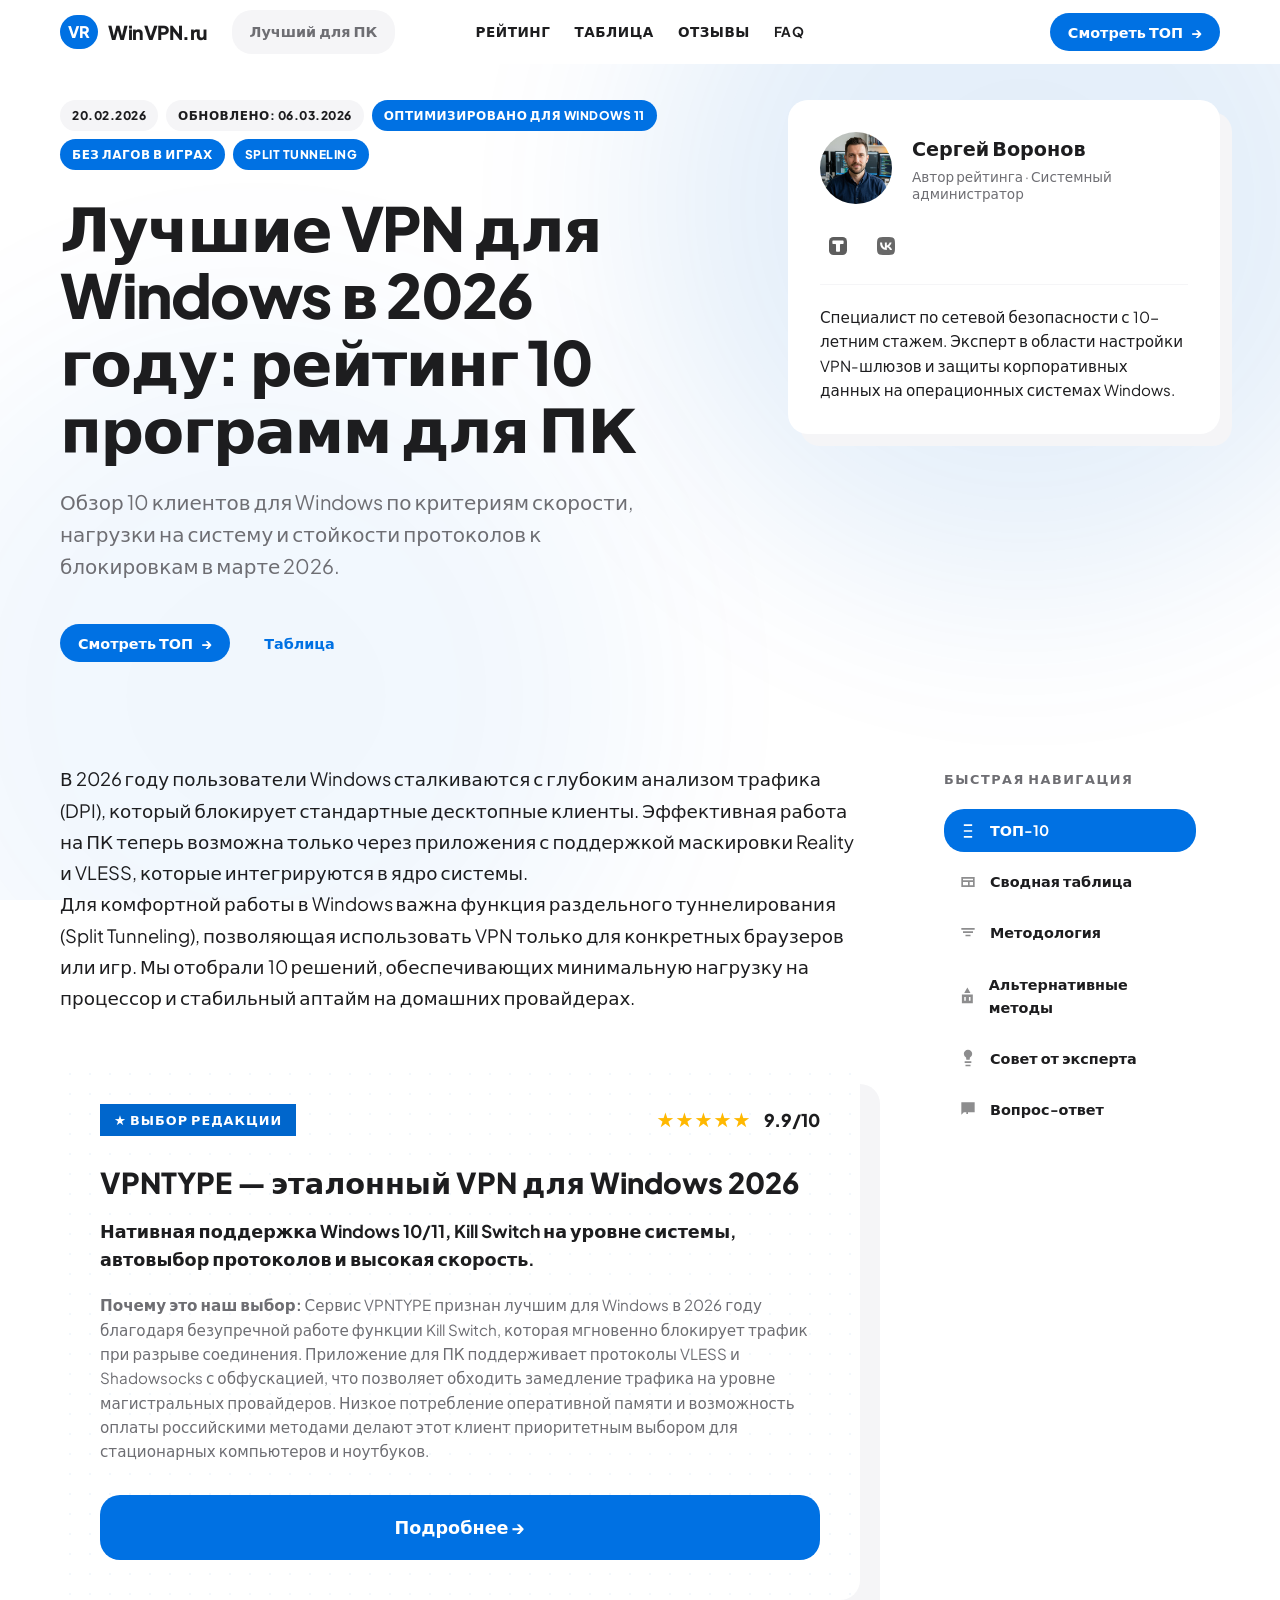
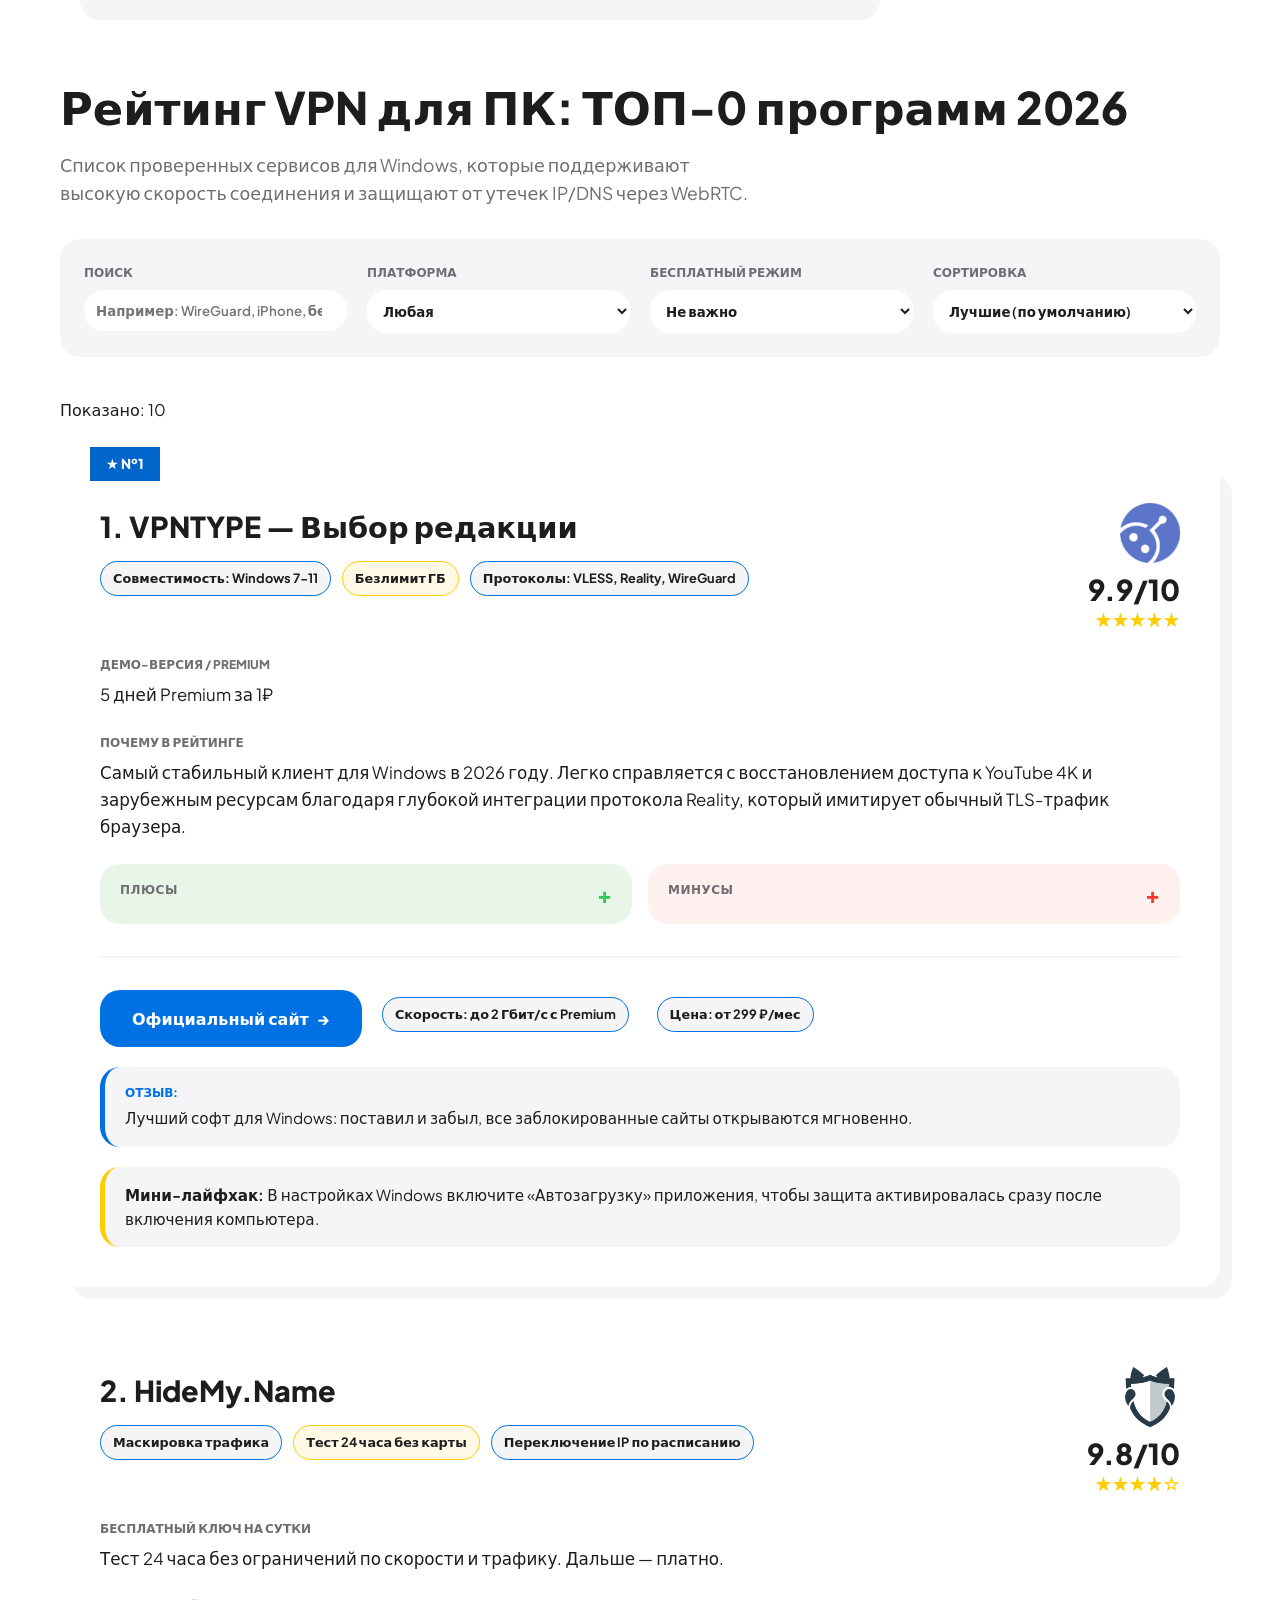
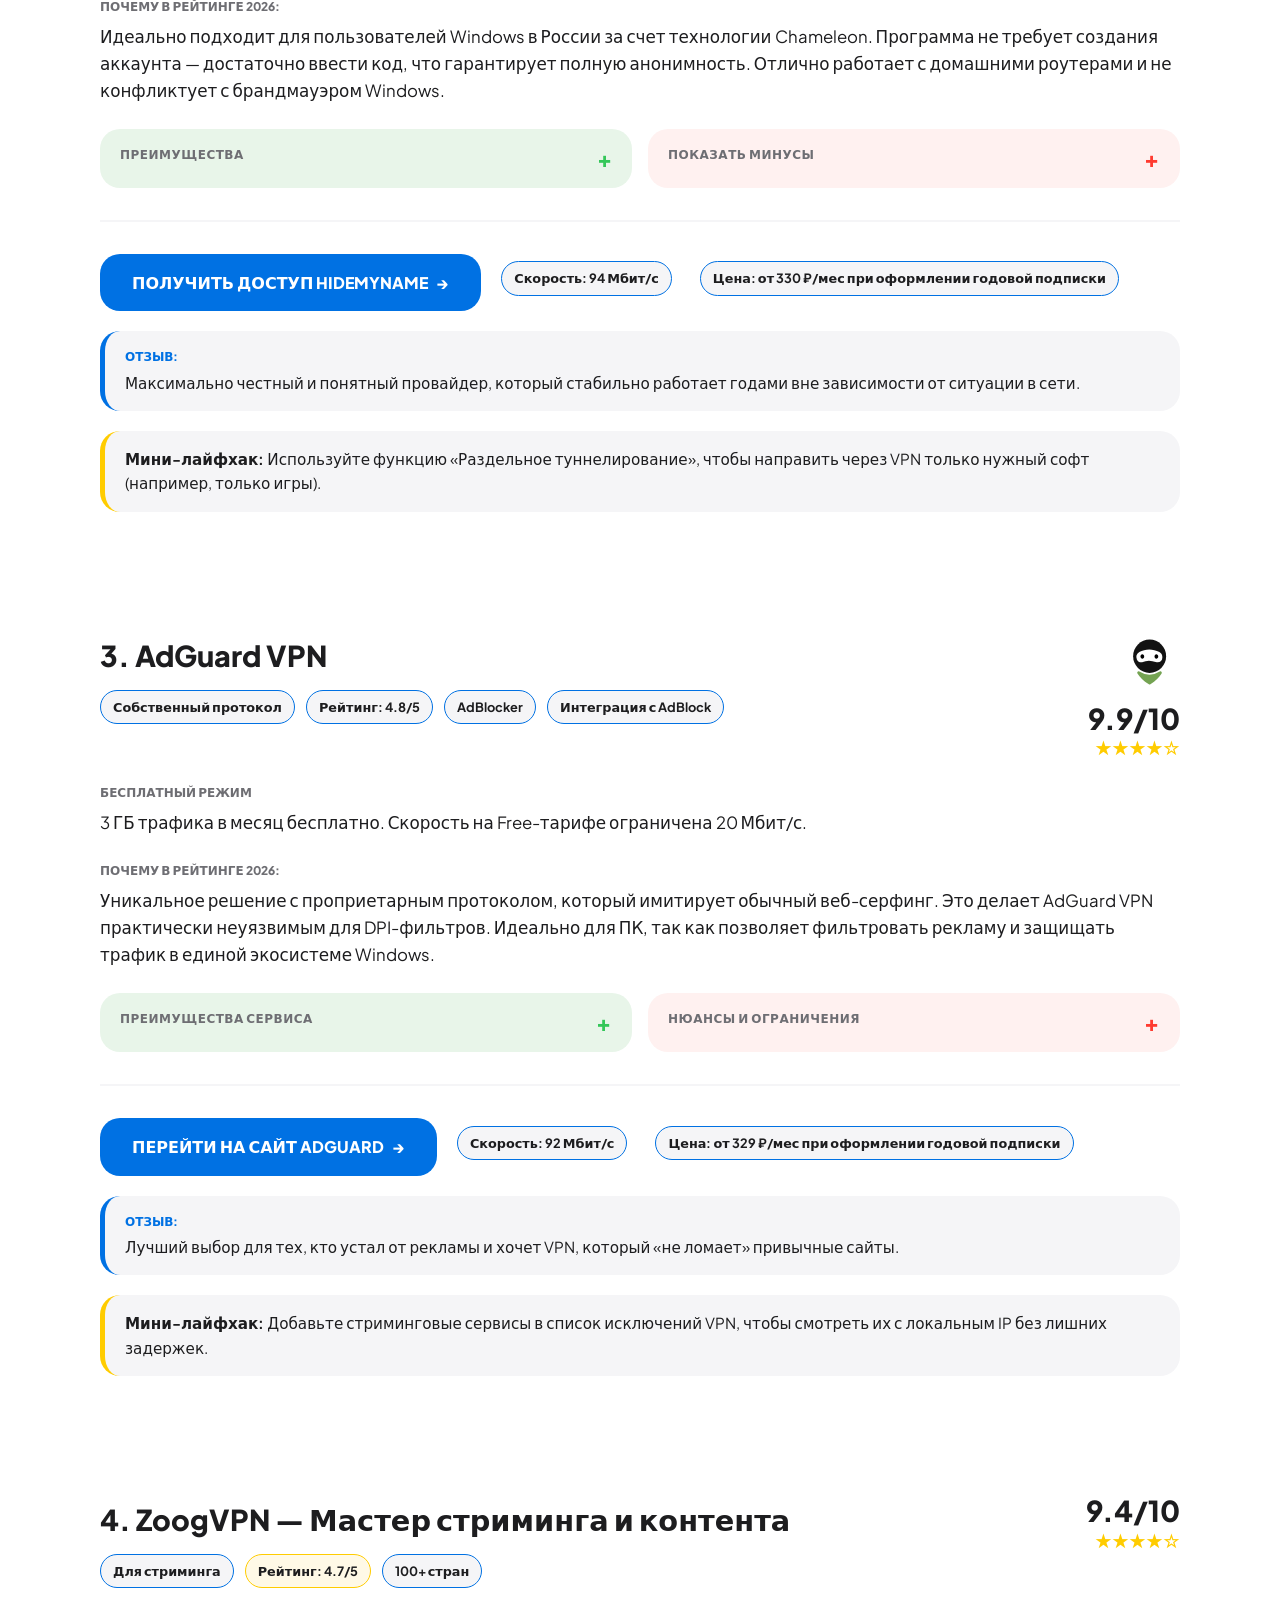
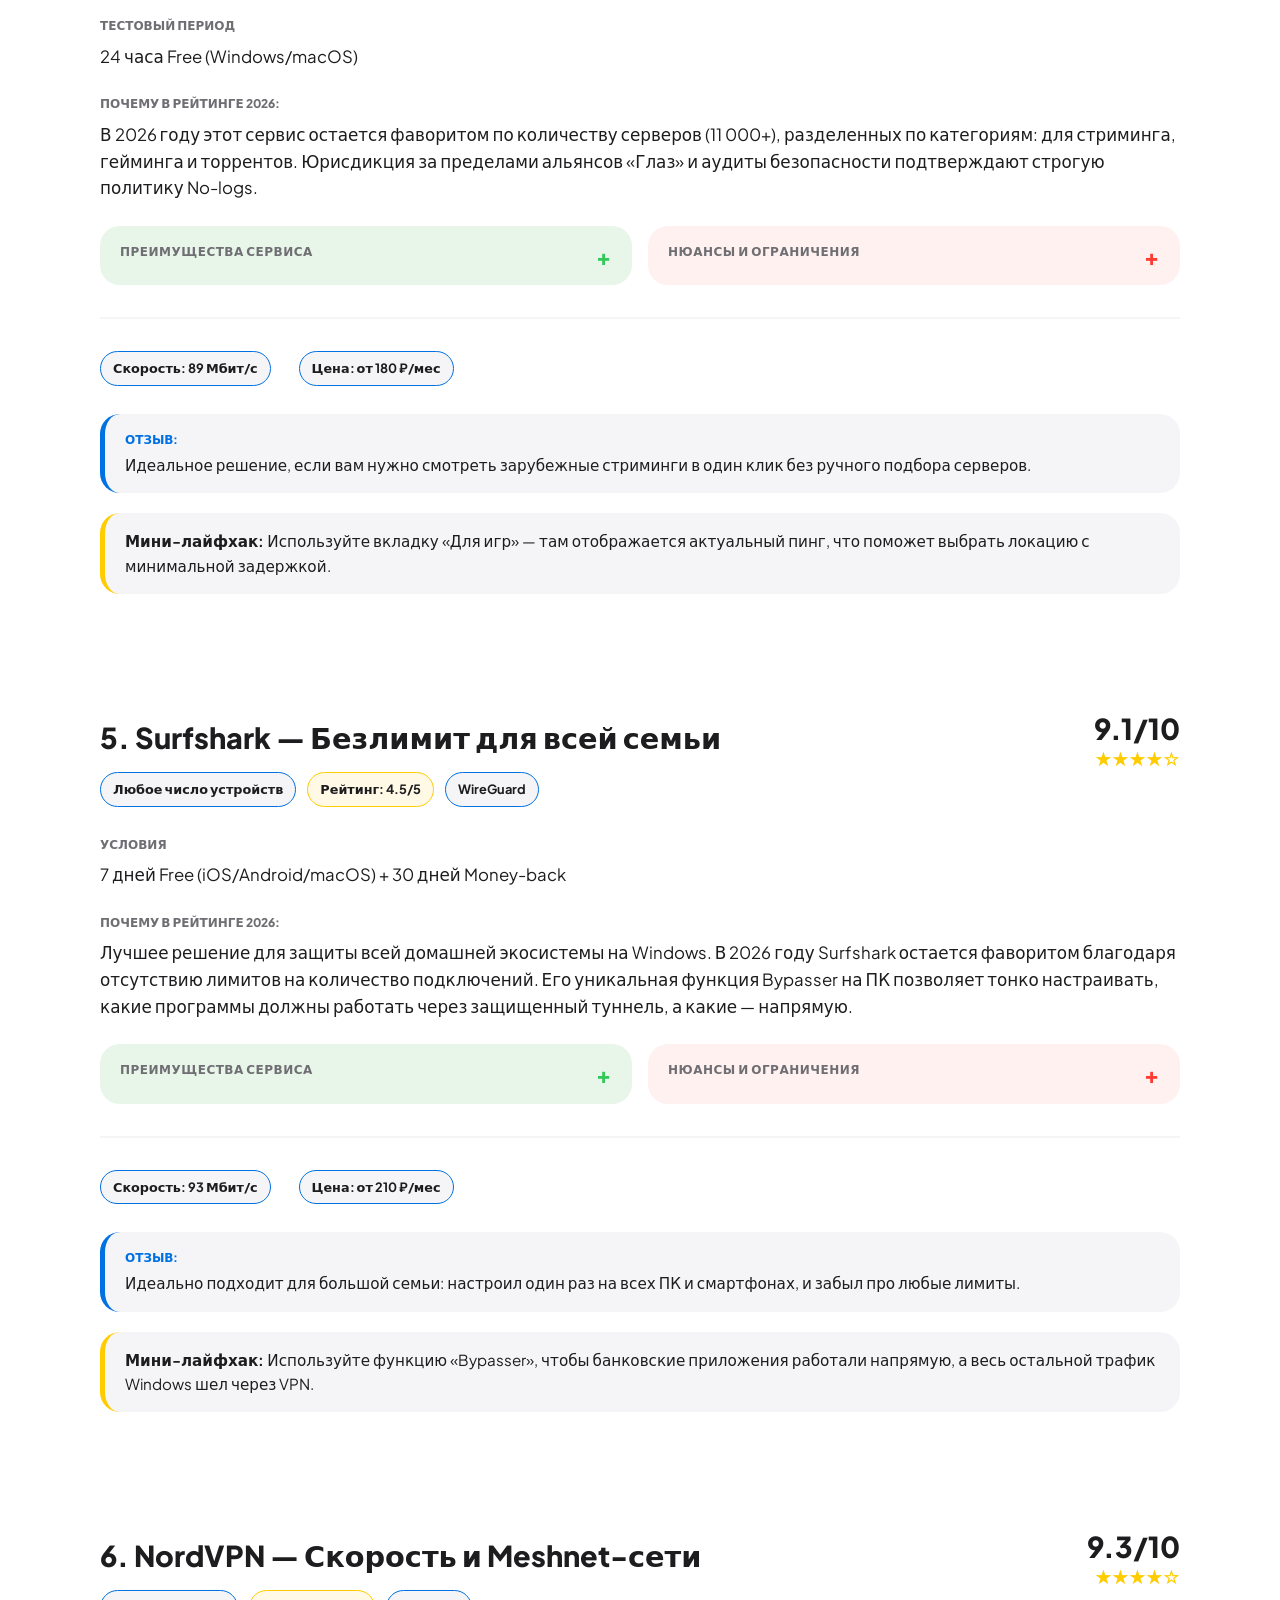
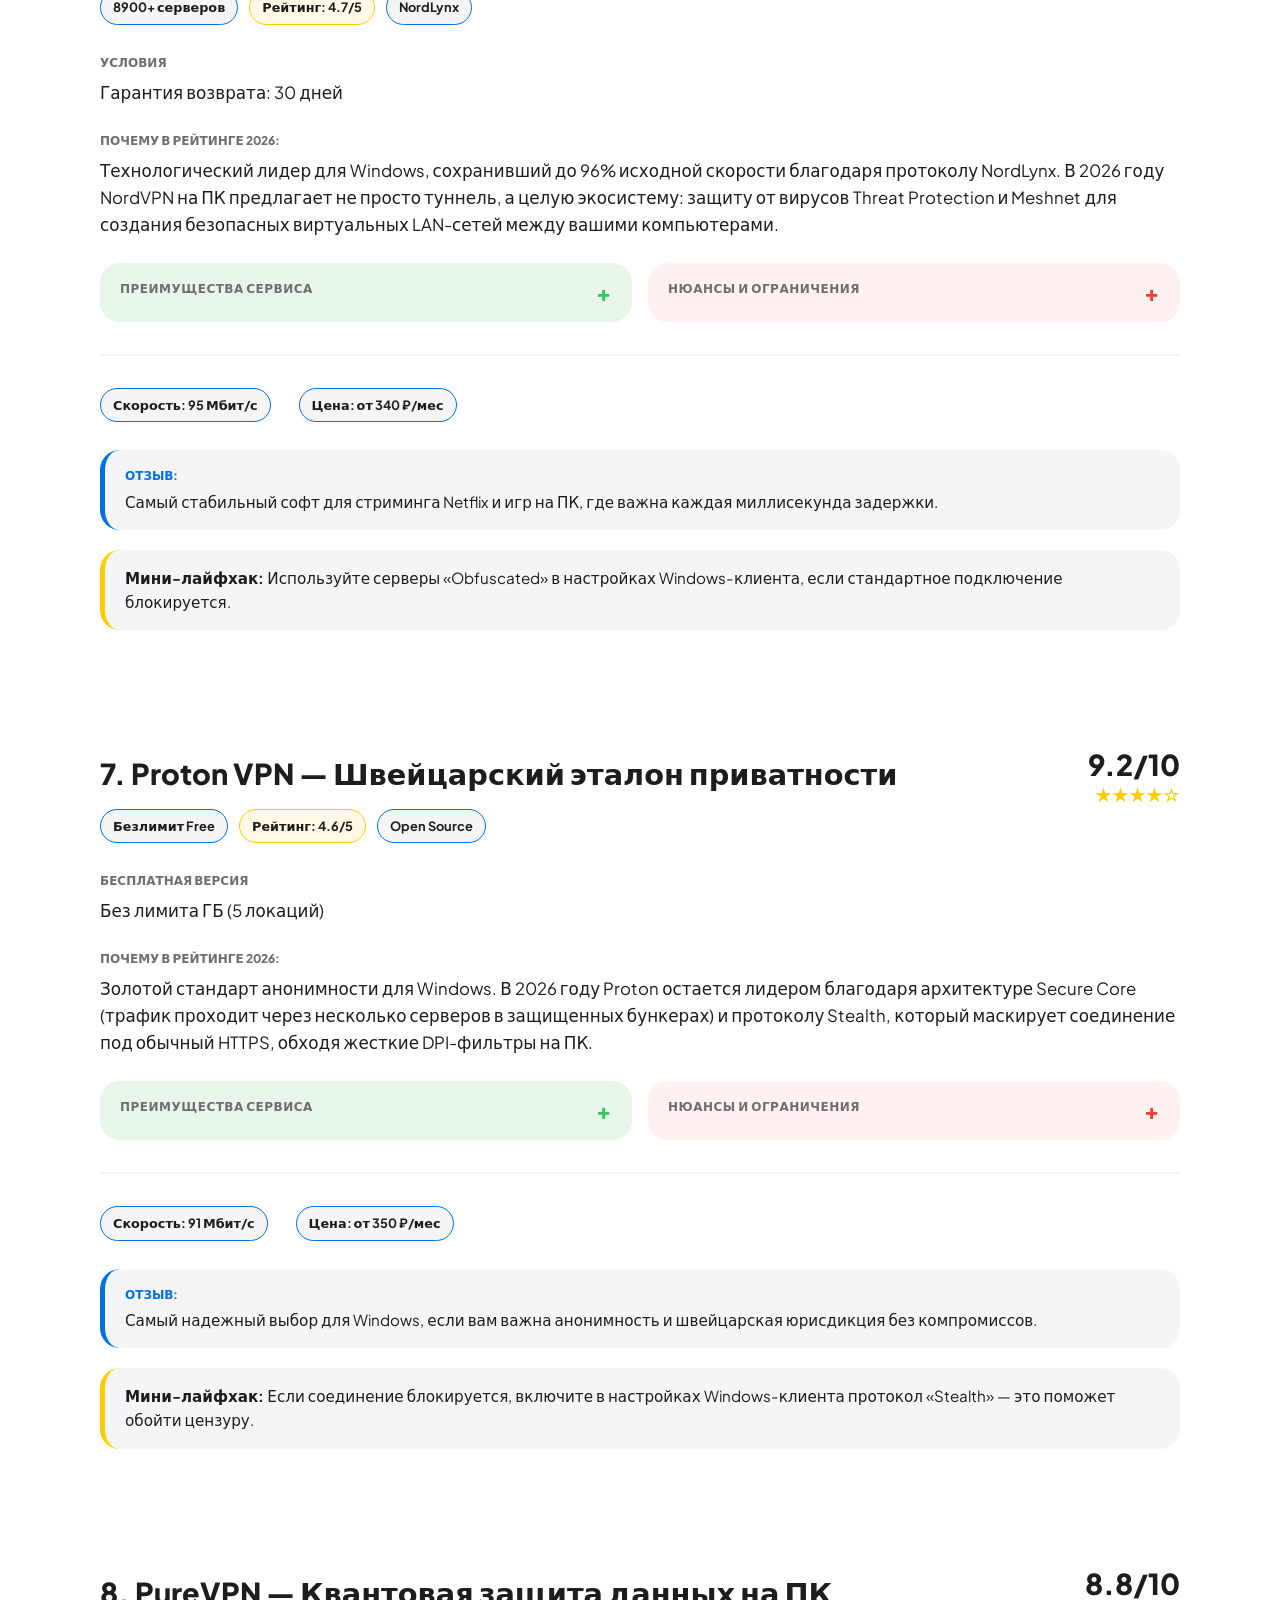
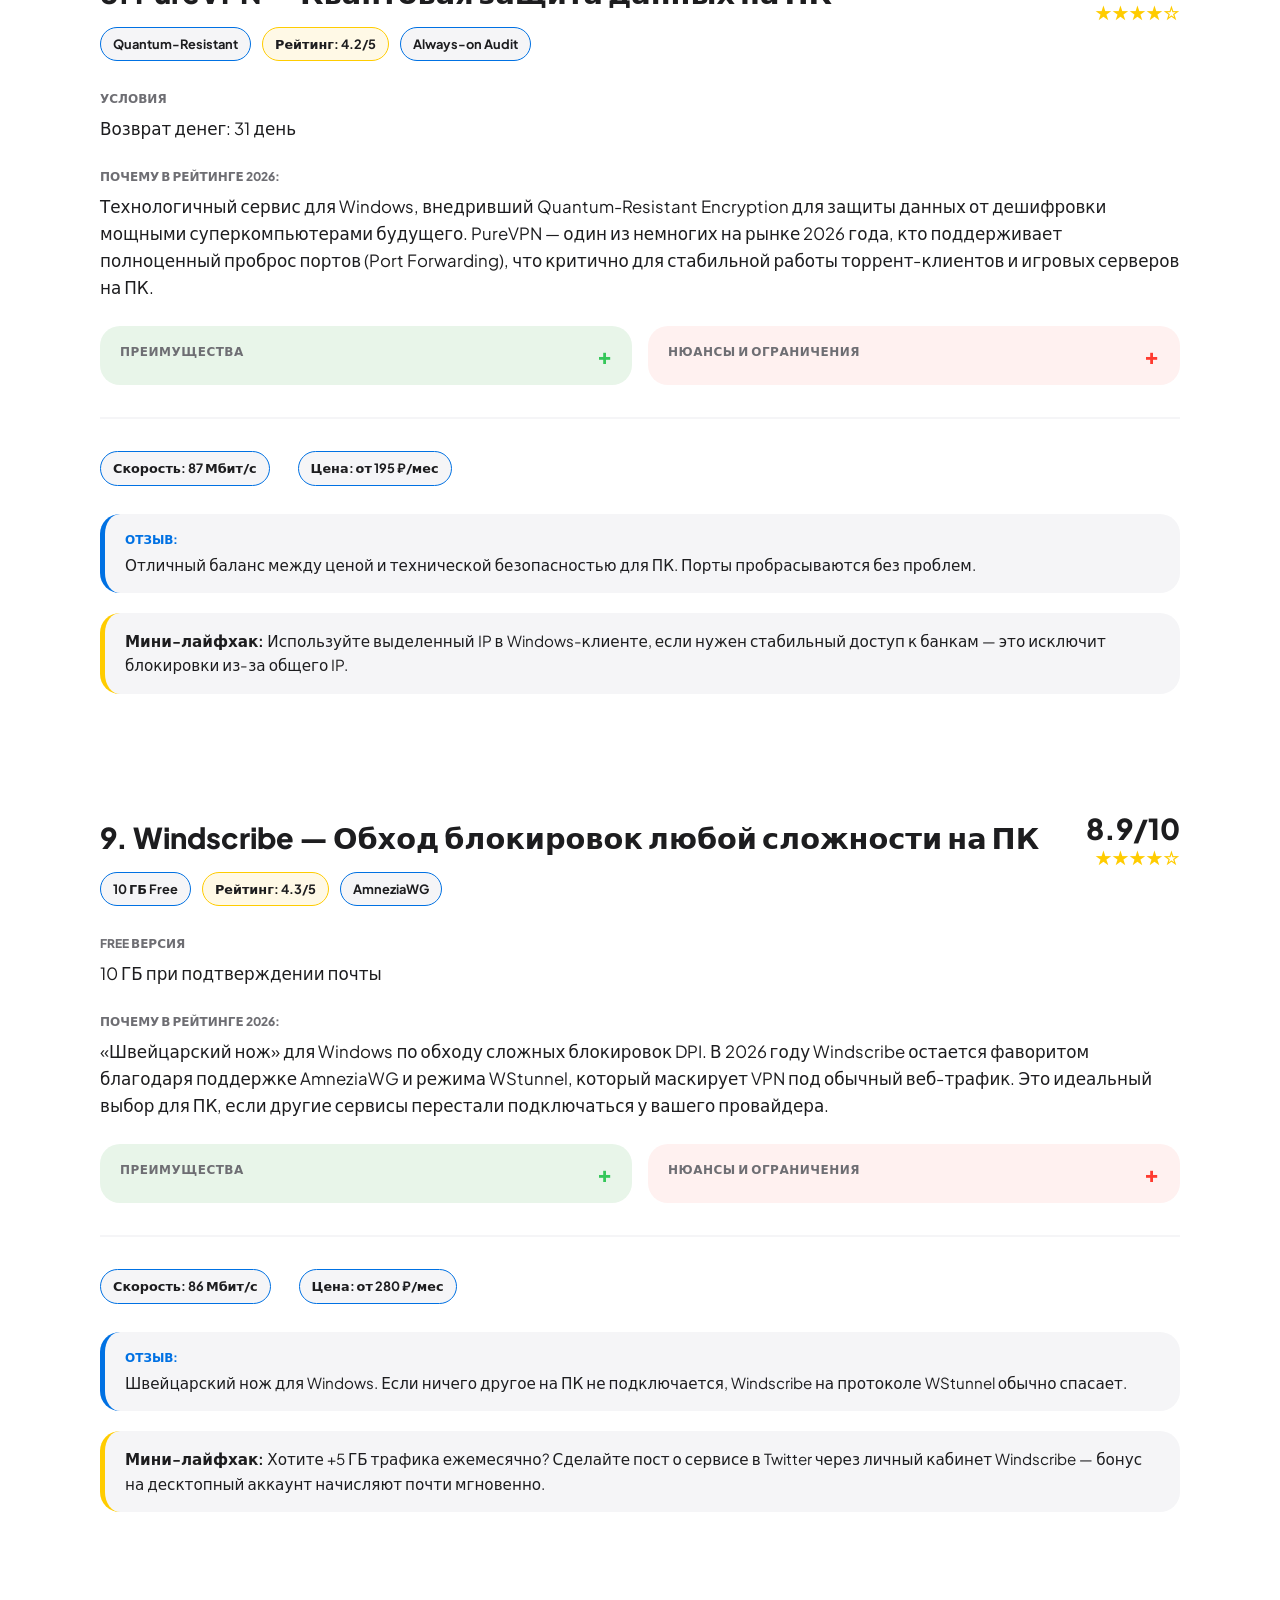
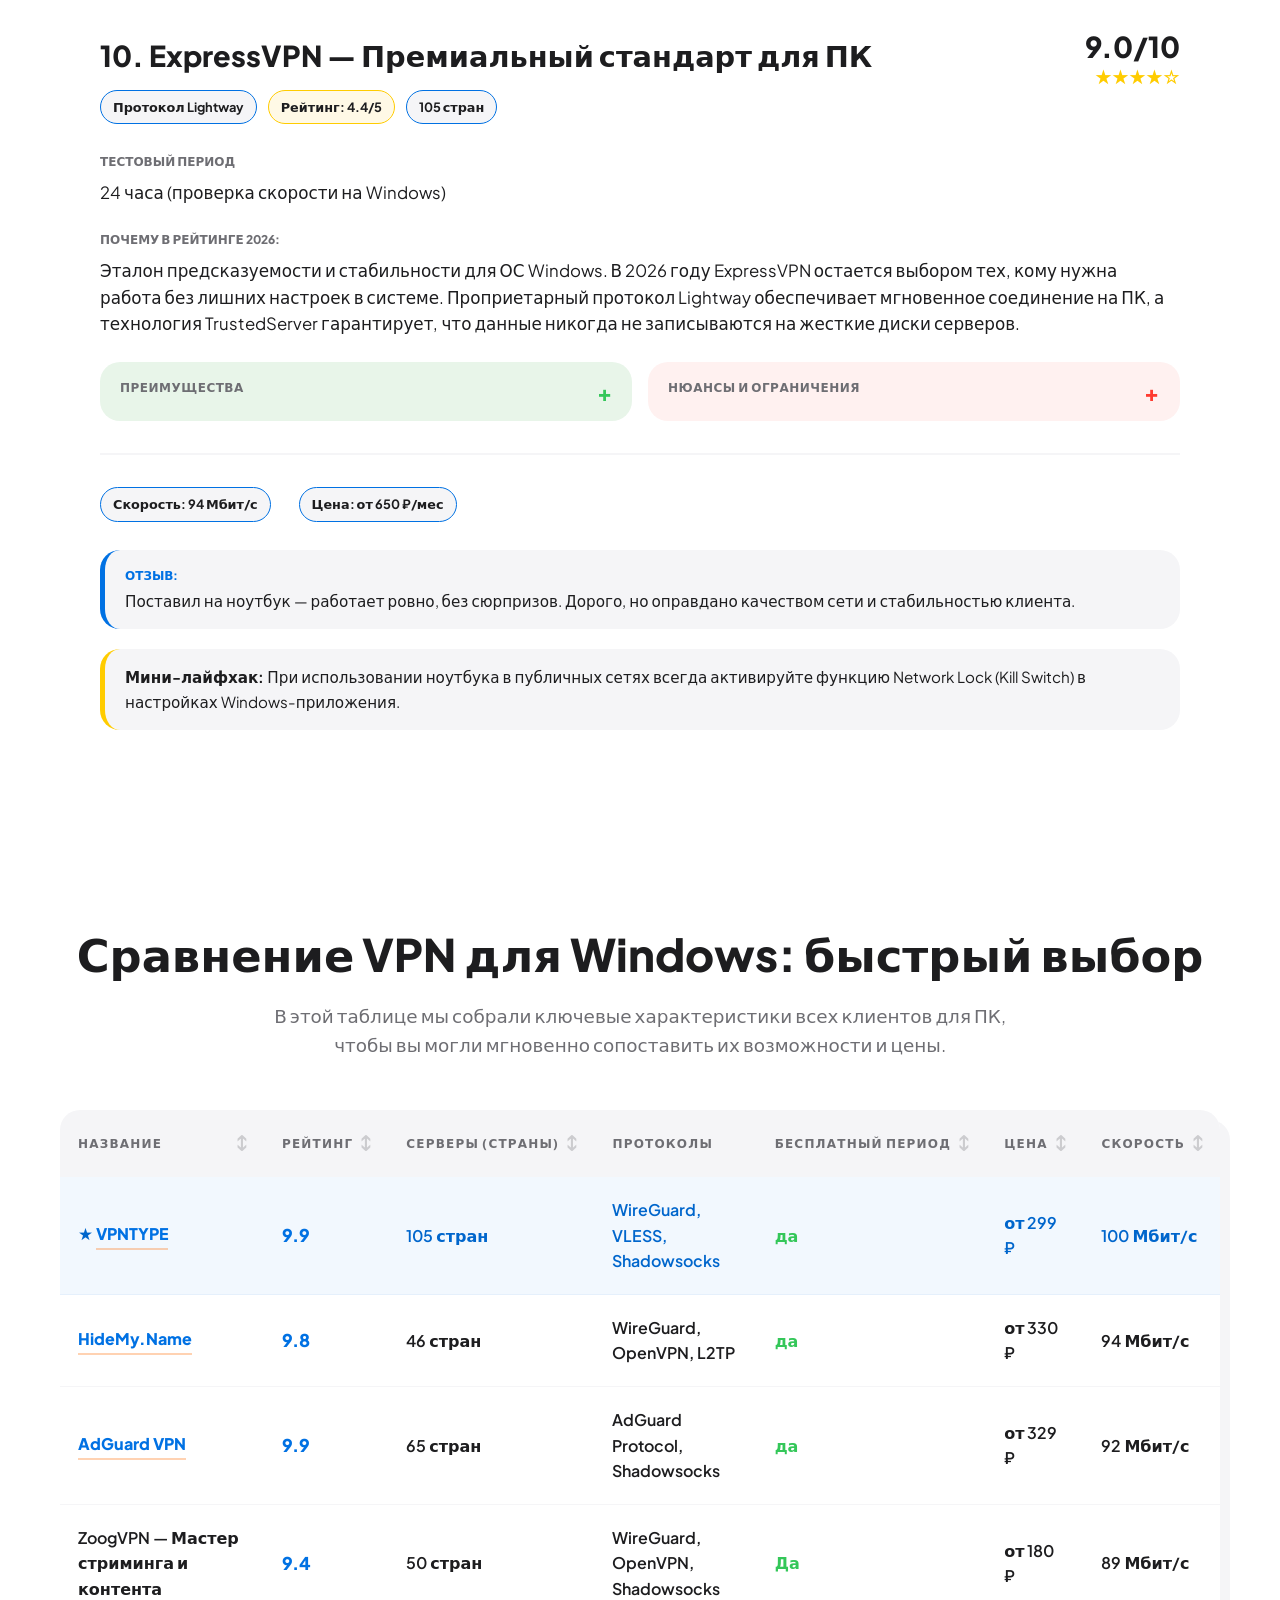
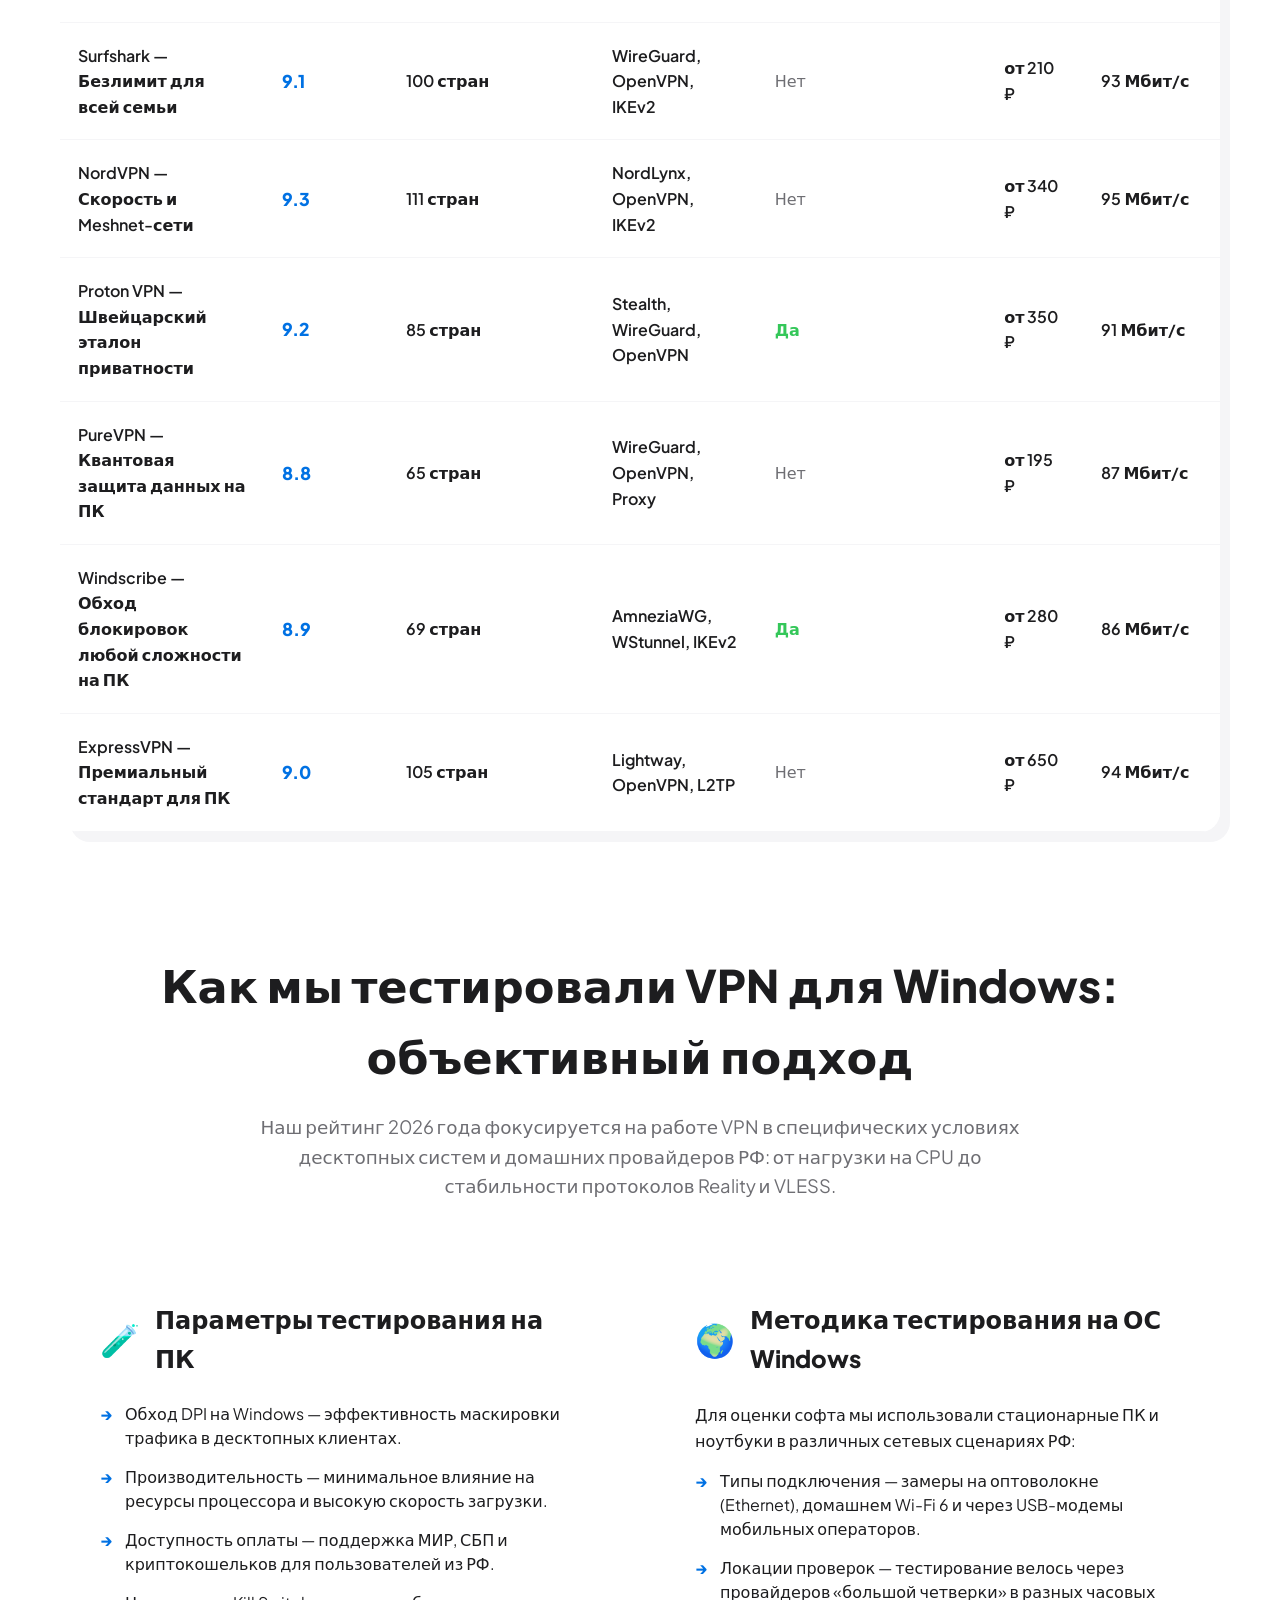
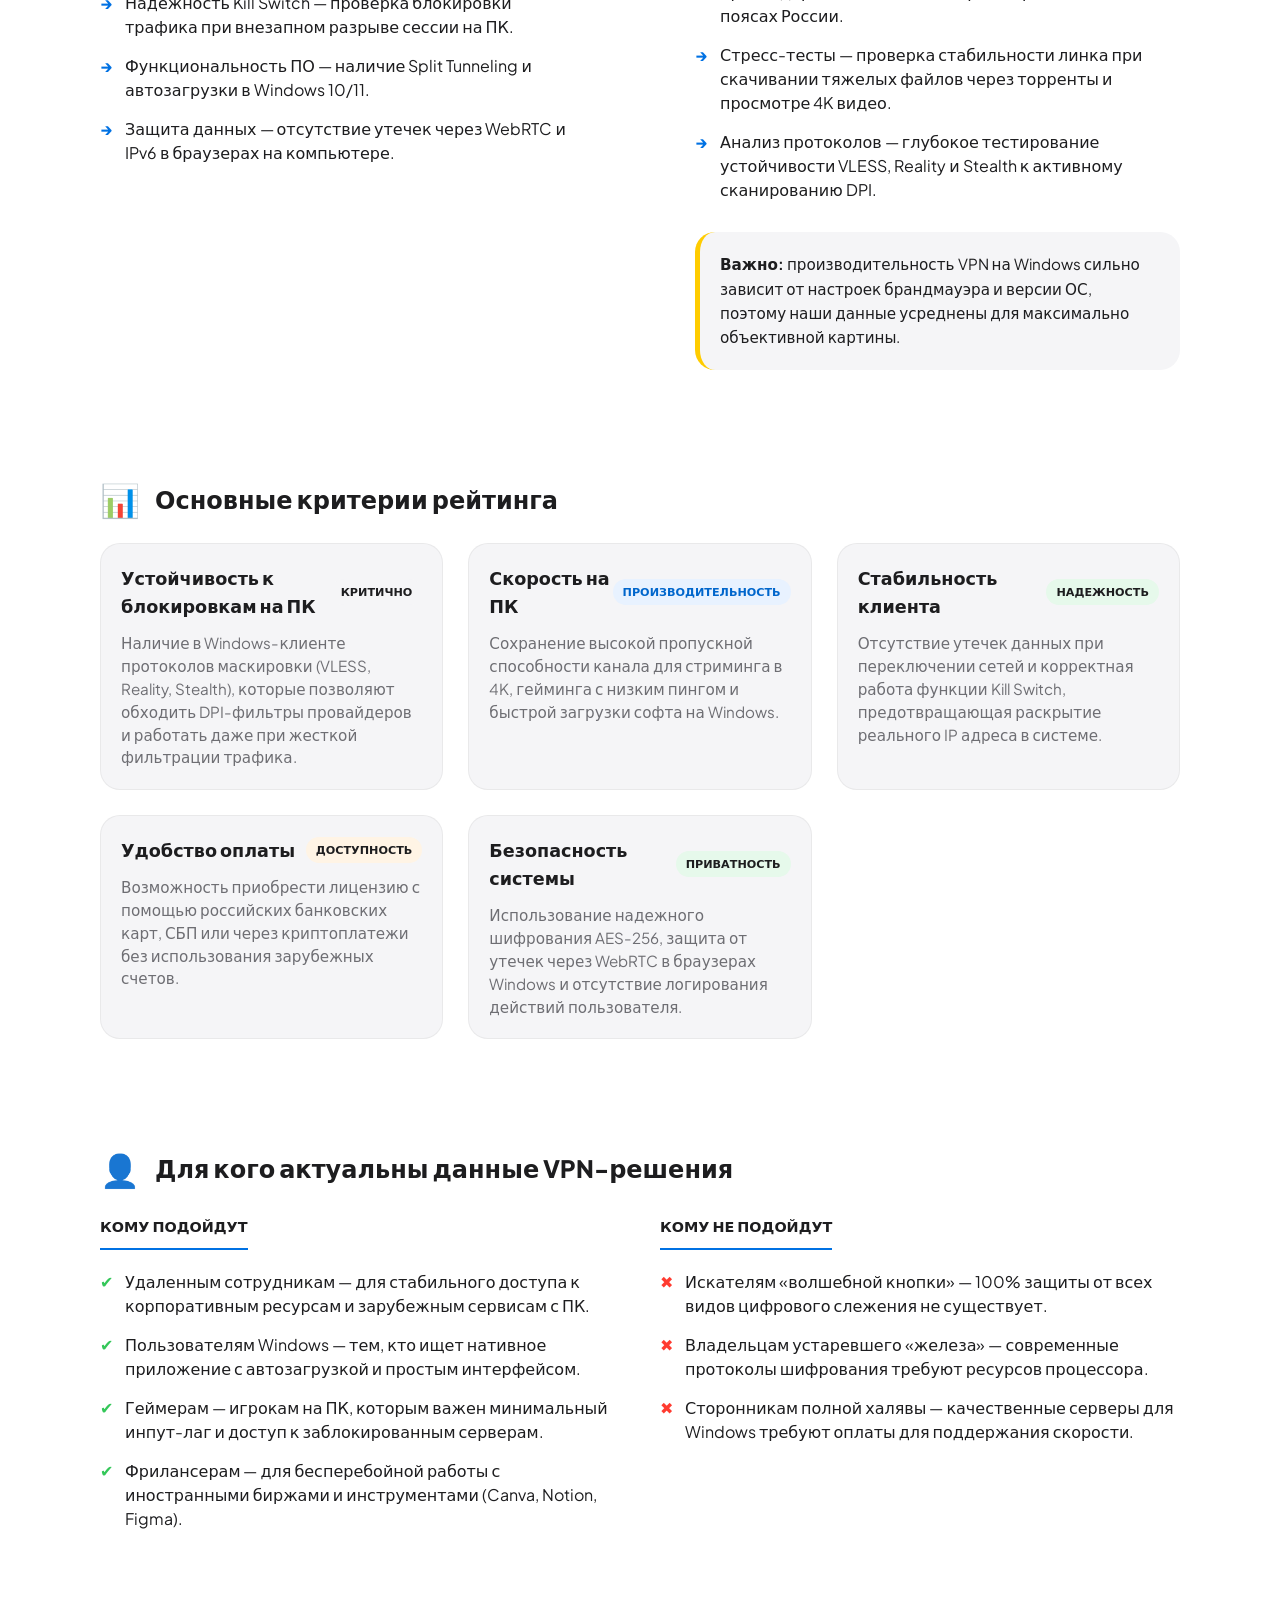
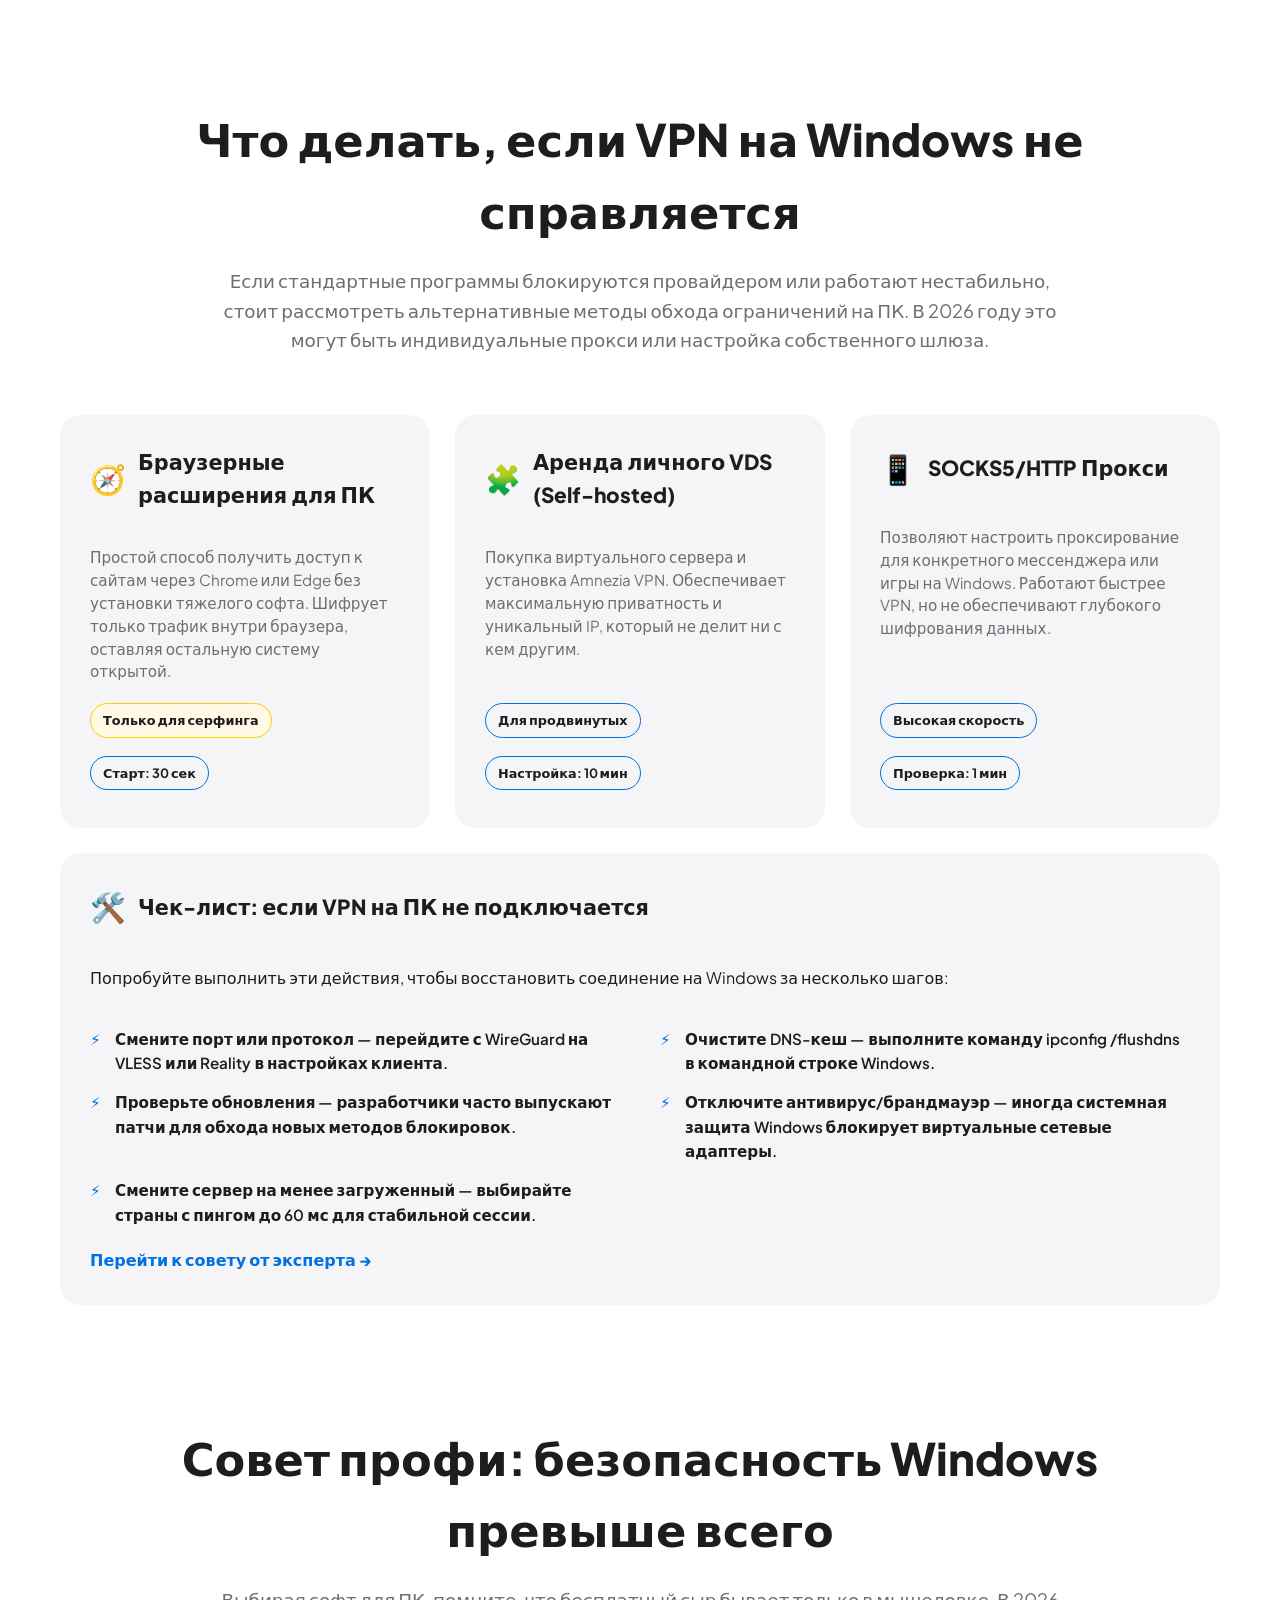
<file: index.html>
<!doctype html>
<html lang="ru">
<head>
  <meta charset="utf-8" />
  <link rel="icon" type="image/svg+xml" href="favicon.svg">
  <link rel="apple-touch-icon" href="favicon.svg">
  <meta name="viewport" content="width=device-width, initial-scale=1" />
  <meta name="theme-color" content="#0b0f1a" />
  <meta name="description" content="Ищете надежный VPN для Windows? Тестируем 10 сервисов для стабильной работы на ПК в 2026 году. Сравнение приложений, скорости загрузки и протоколов VLESS/Reality для обхода блокировок." />
  <title>ТОП-10 Лучших VPN для Windows в марте 2026 - Рейтинг для ПК</title>

  <!-- Fonts -->
  <link rel="preconnect" href="https://fonts.googleapis.com">
<link rel="preconnect" href="https://fonts.gstatic.com" crossorigin>
<link href="https://fonts.googleapis.com/css2?family=Plus+Jakarta+Sans:ital,wght@0,400;0,500;0,600;0,700;0,800;1,400&display=swap" rel="stylesheet">
<!-- Yandex.Metrika counter -->
<script type="text/javascript">
    (function(m,e,t,r,i,k,a){
        m[i]=m[i]||function(){(m[i].a=m[i].a||[]).push(arguments)};
        m[i].l=1*new Date();
        for (var j = 0; j < document.scripts.length; j++) {if (document.scripts[j].src === r) { return; }}
        k=e.createElement(t),a=e.getElementsByTagName(t)[0],k.async=1,k.src=r,a.parentNode.insertBefore(k,a)
    })(window, document,'script','https://mc.yandex.ru/metrika/tag.js?id=107192184', 'ym');

    ym(107192184, 'init', {ssr:true, webvisor:true, clickmap:true, ecommerce:"dataLayer", referrer: document.referrer, url: location.href, accurateTrackBounce:true, trackLinks:true});
</script>
<noscript><div><img src="https://mc.yandex.ru/watch/107192184" style="position:absolute; left:-9999px;" alt="" /></div></noscript>
<!-- /Yandex.Metrika counter -->
  <link rel="stylesheet" href="./styles.css" />

  <!-- schema-->
  <script type="application/ld+json">
{
  "@context": "https://schema.org",
  "@type": "Article",
  "mainEntityOfPage": {
    "@type": "WebPage",
    "@id": "https://vpn-dlya-windows.github.io"
  },
  "headline": "10 Лучших VPN для Windows в 2026 году: Рейтинг для ПК",
  "alternativeHeadline": "Рейтинг VPN для ПК: ТОП-10 программ 2026",
  "description": "Ищете надежный VPN для Windows? Тестируем 10 сервисов для стабильной работы на ПК в 2026 году. Сравнение приложений, скорости загрузки и протоколов VLESS/Reality для обхода блокировок.",
  "inLanguage": "ru-RU",
  "datePublished": "2026-02-20",
  "dateModified": "2026-03-06",
  "author": {
    "@type": "Person",
    "name": "Сергей Воронов",
    "jobTitle": "Системный администратор",
    "description": "Специалист по сетевой безопасности с 10-летним стажем. Эксперт в области настройки VPN-шлюзов и защиты корпоративных данных на операционных системах Windows."
  },
  "publisher": {
    "@type": "Organization",
    "name": "WinVPN.ru",
    "logo": {
      "@type": "ImageObject",
      "url": "https://vpnrank.example.com/logo.png"
    }
  },
  "articleSection": [
    "Выбор редакции",
    "Об авторе",
    "ТОП-10",
    "Таблица сравнения",
    "Методология",
    "Отзывы",
    "FAQ",
    "Альтернативные методы",
    "Совет эксперта"
  ],
  "isPartOf": {
    "@type": "WebSite",
    "name": "WinVPN.ru",
    "url": "https://vpnrank.example.com"
  },
}
</script>
<script type="application/ld+json">
{
  "@context": "https://schema.org",
  "@type": "ItemList",
  "name": "10 Лучших VPN для Windows в 2026 году: Рейтинг для ПК",
  "description": "Ищете надежный VPN для Windows? Тестируем 10 сервисов для стабильной работы на ПК в 2026 году. Сравнение приложений, скорости загрузки и протоколов VLESS/Reality для обхода блокировок.",
  "itemListOrder": "https://schema.org/ItemListOrderDescending",
  "numberOfItems": 10,
  "itemListElement": [
    {
      "@type": "ListItem",
      "position": 1,
      "url": "https://vpn-dlya-windows.github.io#vpn-1",
      "name": "VPNTYPE"
    },
    {
      "@type": "ListItem",
      "position": 2,
      "url": "https://vpn-dlya-windows.github.io#vpn-2",
      "name": "HideMy.Name"
    },
    {
      "@type": "ListItem",
      "position": 3,
      "url": "https://vpn-dlya-windows.github.io#vpn-3",
      "name": "AdGuard VPN"
    },
    {
      "@type": "ListItem",
      "position": 4,
      "url": "https://vpn-dlya-windows.github.io#vpn-4",
      "name": "ZoogVPN — Мастер стриминга и контента"
    },
    {
      "@type": "ListItem",
      "position": 5,
      "url": "https://vpn-dlya-windows.github.io#vpn-5",
      "name": "Surfshark — Безлимит для всей семьи"
    },
    {
      "@type": "ListItem",
      "position": 6,
      "url": "https://vpn-dlya-windows.github.io#vpn-6",
      "name": "NordVPN — Скорость и Meshnet-сети"
    },
    {
      "@type": "ListItem",
      "position": 7,
      "url": "https://vpn-dlya-windows.github.io#vpn-7",
      "name": "Proton VPN — Швейцарский эталон приватности"
    },
    {
      "@type": "ListItem",
      "position": 8,
      "url": "https://vpn-dlya-windows.github.io#vpn-8",
      "name": "PureVPN — Квантовая защита данных на ПК"
    },
    {
      "@type": "ListItem",
      "position": 9,
      "url": "https://vpn-dlya-windows.github.io#vpn-9",
      "name": "Windscribe — Обход блокировок любой сложности на ПК"
    },
    {
      "@type": "ListItem",
      "position": 10,
      "url": "https://vpn-dlya-windows.github.io#vpn-10",
      "name": "ExpressVPN — Премиальный стандарт для ПК"
    }
  ]
}
</script>
<script type="application/ld+json">
{
  "@context": "https://schema.org",
  "@graph": [
    {
      "@type": "Service",
      "@id": "https://vpn-dlya-windows.github.io#vpntype",
      "name": "WinVPN.ru",
      "alternateName": "VPNTYPE — эталонный VPN для Windows 2026",
      "serviceType": "VPN-сервис",
      "description": "VPN-сервис с поддержкой VLESS, Shadowsocks и Reality для обхода DPI в России, скоростью до 2 Гбит/с и доступом к более чем 30 виртуальным локациям.",
      "provider": {
        "@type": "Organization",
        "name": "VPNTYPE"
      },
      "areaServed": {
        "@type": "Country",
        "name": "Россия"
      },
      "offers": {
        "@type": "Offer",
        "price": "299",
        "priceCurrency": "RUB",
        "category": "subscription",
        "description": "Премиум‑подписка VPNTYPE с безлимитным трафиком.",
        "url": "https://vk.cc/cUpjZq",
        "availability": "https://schema.org/InStock"
      },
      "aggregateRating": {
        "@type": "AggregateRating",
        "ratingValue": "9.9",
        "bestRating": "10",
        "worstRating": "0",
        "ratingCount": 5,
        "reviewCount": 5
      }
    },
    {
      "@type": "Service",
      "@id": "https://vpn-dlya-windows.github.io#hidemyname",
      "name": "HideMy.Name",
      "serviceType": "VPN-сервис",
      "description": "VPN-сервис с технологией «Chameleon», собственными DNS-серверами и поддержкой оплаты российскими картами, криптовалютой и через СБП.",
      "provider": {
        "@type": "Organization",
        "name": "HideMy.Name"
      },
      "areaServed": {
        "@type": "Country",
        "name": "Россия"
      },
      "offers": {
        "@type": "Offer",
        "price": "330",
        "priceCurrency": "RUB",
        "category": "subscription",
        "description": "Подписка HideMy.Name при годовой оплате.",
        "url": "https://vk.cc/cUxOxl",
        "availability": "https://schema.org/InStock"
      },
      "aggregateRating": {
        "@type": "AggregateRating",
        "ratingValue": "9.8",
        "bestRating": "10",
        "worstRating": "0",
        "ratingCount": 4,
        "reviewCount": 4
      }
    },
    {
      "@type": "Service",
      "@id": "https://vpn-dlya-windows.github.io#adguardvpn",
      "name": "AdGuard VPN",
      "serviceType": "VPN-сервис",
      "description": "VPN-сервис с проприетарным протоколом AdGuard, маскирующимся под HTTPS, и встроенной экосистемой блокировки рекламы и трекеров.",
      "provider": {
        "@type": "Organization",
        "name": "AdGuard VPN"
      },
      "areaServed": {
        "@type": "Country",
        "name": "Россия"
      },
      "offers": {
        "@type": "Offer",
        "price": "329",
        "priceCurrency": "RUB",
        "category": "subscription",
        "description": "Подписка AdGuard VPN при годовой оплате.",
        "url": "https://vk.cc/cUxOkm",
        "availability": "https://schema.org/InStock"
      },
      "aggregateRating": {
        "@type": "AggregateRating",
        "ratingValue": "9.9",
        "bestRating": "10",
        "worstRating": "0",
        "ratingCount": 4,
        "reviewCount": 4
      }
    },
    {
      "@type": "Service",
      "@id": "https://vpn-dlya-windows.github.io#zoogvpn",
      "name": "ZoogVPN — Мастер стриминга и контента",
      "serviceType": "VPN-сервис",
      "description": "В 2026 году этот сервис остается фаворитом по количеству серверов (11 000+), разделенных по категориям: для стриминга, гейминга и торрентов. Юрисдикция за пределами альянсов «Глаз» и аудиты безопасности подтверждают строгую политику No-logs.",
      "provider": {
        "@type": "Organization",
        "name": "ZoogVPN — Мастер стриминга и контента"
      },
      "areaServed": {
        "@type": "Country",
        "name": "Россия"
      },
      "offers": {
        "@type": "Offer",
        "price": "180",
        "priceCurrency": "RUB",
        "category": "subscription",
        "description": "24 часа Free (Windows/macOS)",
        "url": "https://vpn-dlya-windows.github.io#zoogvpn",
        "availability": "https://schema.org/InStock"
      },
      "aggregateRating": {
        "@type": "AggregateRating",
        "ratingValue": "9.4",
        "bestRating": "10",
        "worstRating": "0",
        "ratingCount": 4,
        "reviewCount": 4
      }
    },
    {
      "@type": "Service",
      "@id": "https://vpn-dlya-windows.github.io#surfshark",
      "name": "Surfshark — Безлимит для всей семьи",
      "serviceType": "VPN-сервис",
      "description": "Лучшее решение для защиты всей домашней экосистемы на Windows. В 2026 году Surfshark остается фаворитом благодаря отсутствию лимитов на количество подключений. Его уникальная функция Bypasser на ПК позволяет тонко настраивать, какие программы должны работать через защищенный туннель, а какие — напрямую.",
      "provider": {
        "@type": "Organization",
        "name": "Surfshark — Безлимит для всей семьи"
      },
      "areaServed": {
        "@type": "Country",
        "name": "Россия"
      },
      "offers": {
        "@type": "Offer",
        "price": "210",
        "priceCurrency": "RUB",
        "category": "subscription",
        "description": "7 дней Free (iOS/Android/macOS) + 30 дней Money-back",
        "url": "https://vpn-dlya-windows.github.io#surfshark",
        "availability": "https://schema.org/InStock"
      },
      "aggregateRating": {
        "@type": "AggregateRating",
        "ratingValue": "9.1",
        "bestRating": "10",
        "worstRating": "0",
        "ratingCount": 4,
        "reviewCount": 4
      }
    },
    {
      "@type": "Service",
      "@id": "https://vpn-dlya-windows.github.io#nordvpn",
      "name": "NordVPN — Скорость и Meshnet-сети",
      "serviceType": "VPN-сервис",
      "description": "Технологический лидер для Windows, сохранивший до 96% исходной скорости благодаря протоколу NordLynx. В 2026 году NordVPN на ПК предлагает не просто туннель, а целую экосистему: защиту от вирусов Threat Protection и Meshnet для создания безопасных виртуальных LAN-сетей между вашими компьютерами.",
      "provider": {
        "@type": "Organization",
        "name": "NordVPN — Скорость и Meshnet-сети"
      },
      "areaServed": {
        "@type": "Country",
        "name": "Россия"
      },
      "offers": {
        "@type": "Offer",
        "price": "340",
        "priceCurrency": "RUB",
        "category": "subscription",
        "description": "Гарантия возврата: 30 дней",
        "url": "https://vpn-dlya-windows.github.io#nordvpn",
        "availability": "https://schema.org/InStock"
      },
      "aggregateRating": {
        "@type": "AggregateRating",
        "ratingValue": "9.3",
        "bestRating": "10",
        "worstRating": "0",
        "ratingCount": 4,
        "reviewCount": 5
      }
    },
    {
      "@type": "Service",
      "@id": "https://vpn-dlya-windows.github.io#protonvpn",
      "name": "Proton VPN — Швейцарский эталон приватности",
      "serviceType": "VPN-сервис",
      "description": "Золотой стандарт анонимности для Windows. В 2026 году Proton остается лидером благодаря архитектуре Secure Core (трафик проходит через несколько серверов в защищенных бункерах) и протоколу Stealth, который маскирует соединение под обычный HTTPS, обходя жесткие DPI-фильтры на ПК.",
      "provider": {
        "@type": "Organization",
        "name": "Proton VPN — Швейцарский эталон приватности"
      },
      "areaServed": {
        "@type": "Country",
        "name": "Россия"
      },
      "offers": {
        "@type": "Offer",
        "price": "350",
        "priceCurrency": "RUB",
        "category": "subscription",
        "description": "Без лимита ГБ (5 локаций)",
        "url": "https://vpn-dlya-windows.github.io#protonvpn",
        "availability": "https://schema.org/InStock"
      },
      "aggregateRating": {
        "@type": "AggregateRating",
        "ratingValue": "9.2",
        "bestRating": "10",
        "worstRating": "0",
        "ratingCount": 4,
        "reviewCount": 4
      }
    },
    {
      "@type": "Service",
      "@id": "https://vpn-dlya-windows.github.io#purevpn",
      "name": "PureVPN — Квантовая защита данных на ПК",
      "serviceType": "VPN-сервис",
      "description": "Технологичный сервис для Windows, внедривший Quantum-Resistant Encryption для защиты данных от дешифровки мощными суперкомпьютерами будущего. PureVPN — один из немногих на рынке 2026 года, кто поддерживает полноценный проброс портов (Port Forwarding), что критично для стабильной работы торрент-клиентов и игровых серверов на ПК.",
      "provider": {
        "@type": "Organization",
        "name": "PureVPN — Квантовая защита данных на ПК"
      },
      "areaServed": {
        "@type": "Country",
        "name": "Россия"
      },
      "offers": {
        "@type": "Offer",
        "price": "195",
        "priceCurrency": "RUB",
        "category": "subscription",
        "description": "Возврат денег: 31 день",
        "url": "https://vpn-dlya-windows.github.io#purevpn",
        "availability": "https://schema.org/InStock"
      },
      "aggregateRating": {
        "@type": "AggregateRating",
        "ratingValue": "8.8",
        "bestRating": "10",
        "worstRating": "0",
        "ratingCount": 4,
        "reviewCount": 4
      }
    },
    {
      "@type": "Service",
      "@id": "https://vpn-dlya-windows.github.io#windscribe",
      "name": "Windscribe — Обход блокировок любой сложности на ПК",
      "serviceType": "VPN-сервис",
      "description": "«Швейцарский нож» для Windows по обходу сложных блокировок DPI. В 2026 году Windscribe остается фаворитом благодаря поддержке AmneziaWG и режима WStunnel, который маскирует VPN под обычный веб-трафик. Это идеальный выбор для ПК, если другие сервисы перестали подключаться у вашего провайдера.",
      "provider": {
        "@type": "Organization",
        "name": "Windscribe — Обход блокировок любой сложности на ПК"
      },
      "areaServed": {
        "@type": "Country",
        "name": "Россия"
      },
      "offers": {
        "@type": "Offer",
        "price": "280",
        "priceCurrency": "RUB",
        "category": "subscription",
        "description": "10 ГБ при подтверждении почты",
        "url": "https://vpn-dlya-windows.github.io#windscribe",
        "availability": "https://schema.org/InStock"
      },
      "aggregateRating": {
        "@type": "AggregateRating",
        "ratingValue": "8.9",
        "bestRating": "10",
        "worstRating": "0",
        "ratingCount": 4,
        "reviewCount": 4
      }
    },
    {
      "@type": "Service",
      "@id": "https://vpn-dlya-windows.github.io#expressvpn",
      "name": "ExpressVPN — Премиальный стандарт для ПК",
      "serviceType": "VPN-сервис",
      "description": "Эталон предсказуемости и стабильности для ОС Windows. В 2026 году ExpressVPN остается выбором тех, кому нужна работа без лишних настроек в системе. Проприетарный протокол Lightway обеспечивает мгновенное соединение на ПК, а технология TrustedServer гарантирует, что данные никогда не записываются на жесткие диски серверов.",
      "provider": {
        "@type": "Organization",
        "name": "ExpressVPN — Премиальный стандарт для ПК"
      },
      "areaServed": {
        "@type": "Country",
        "name": "Россия"
      },
      "offers": {
        "@type": "Offer",
        "price": "650",
        "priceCurrency": "RUB",
        "category": "subscription",
        "description": "24 часа (проверка скорости на Windows)",
        "url": "https://vpn-dlya-windows.github.io#expressvpn",
        "availability": "https://schema.org/InStock"
      },
      "aggregateRating": {
        "@type": "AggregateRating",
        "ratingValue": "9.0",
        "bestRating": "10",
        "worstRating": "0",
        "ratingCount": 4,
        "reviewCount": 4
      }
    }
  ]
}
</script>
<script type="application/ld+json">
{
  "@context": "https://schema.org",
  "@type": "FAQPage",
  "mainEntity": [
    {
      "@type": "Question",
      "name": "Нужно ли отключать стандартный брандмауэр Windows?",
      "acceptedAnswer": {
        "@type": "Answer",
        "text": "Нет, современные VPN-клиенты корректно работают с защитой Windows. Главное — разрешить приложению создание виртуального сетевого адаптера (TAP/TUN)."
      }
    },
    {
      "@type": "Question",
      "name": "Какой протокол лучше выбрать для Windows 11?",
      "acceptedAnswer": {
        "@type": "Answer",
        "text": "В 2026 году оптимальным выбором будет VLESS с маскировкой Reality. Он обеспечивает максимальную скорость и практически не отличим для провайдера от обычного HTTPS-трафика."
      }
    },
    {
      "@type": "Question",
      "name": "Влияет ли VPN на производительность в онлайн-играх?",
      "acceptedAnswer": {
        "@type": "Answer",
        "text": "Любой VPN добавляет 5–15 мс к пингу. Однако качественные сервисы с серверами в Москве или Европе могут, напротив, стабилизировать соединение, если маршрут провайдера перегружен."
      }
    },
    {
      "@type": "Question",
      "name": "Как платить за подписку на ПК из России?",
      "acceptedAnswer": {
        "@type": "Answer",
        "text": "Большинство сервисов из топа принимают оплату через Telegram-ботов с поддержкой СБП и карт «Мир», либо напрямую через криптовалюту (USDT/TON)."
      }
    },
    {
      "@type": "Question",
      "name": "Будет ли работать YouTube в 4K через VPN на компьютере?",
      "acceptedAnswer": {
        "@type": "Answer",
        "text": "Да, если пропускная способность сервера выше 50 Мбит/с. Рекомендуем выбирать протоколы с минимальными накладными расходами на шифрование, такие как Shadowsocks."
      }
    },
    {
      "@type": "Question",
      "name": "Безопасно ли использовать расширения для браузера вместо программы?",
      "acceptedAnswer": {
        "@type": "Answer",
        "text": "Расширение защищает только вкладки в браузере. Если вам нужно скрыть трафик игр, Discord или Telegram Desktop, необходимо устанавливать полноценный клиент для Windows."
      }
    },
    {
      "@type": "Question",
      "name": "Что делать, если VPN вызывает «синий экран» (BSOD)?",
      "acceptedAnswer": {
        "@type": "Answer",
        "text": "Обычно это связано с конфликтом драйверов сетевых адаптеров. Попробуйте обновить версию программы или переключиться с драйвера TAP на встроенный WireGuard-модуль."
      }
    },
    {
      "@type": "Question",
      "name": "Можно ли раздавать VPN с компьютера на другие устройства?",
      "acceptedAnswer": {
        "@type": "Answer",
        "text": "Да, многие клиенты для Windows поддерживают создание мобильной точки доступа (Hotspot) с трансляцией защищенного соединения по Wi-Fi."
      }
    },
    {
      "@type": "Question",
      "name": "Почему VPN работает в браузере, но не работает в Steam/Epic Games?",
      "acceptedAnswer": {
        "@type": "Answer",
        "text": "Скорее всего, у вас включено раздельное туннелирование (Split Tunneling). Убедитесь, что игровые лаунчеры добавлены в список приложений, работающих через VPN."
      }
    },
    {
      "@type": "Question",
      "name": "Нужен ли VPN для Windows 7 в 2026 году?",
      "acceptedAnswer": {
        "@type": "Answer",
        "text": "Многие современные протоколы (Reality) требуют актуальных библиотек безопасности. Рекомендуем обновиться до Windows 10/11 для стабильной работы и защиты данных."
      }
    }
  ]
}
</script>
<script type="application/ld+json">
{
  "@context": "https://schema.org",
  "@graph": [
    {
      "@type": "Review",
      "@id": "https://vpn-dlya-windows.github.io#review-adguard",
      "itemReviewed": {
        "@type": "Service",
        "name": "VPNTYPE"
      },
      "author": {
        "@type": "Person",
        "name": "Николай"
      },
      "reviewBody": "На винду встал идеально. Главное, что Ютуб теперь летает без тормозов, и в Танках пинг не вырос. Оплата через СБП прошла за минуту.",
      "reviewRating": {
        "@type": "Rating",
        "ratingValue": "9.9",
        "bestRating": "10",
        "worstRating": "0"
      },
      "datePublished": "2026-03-01"
    },
    {
      "@type": "Review",
      "@id": "https://vpn-dlya-windows.github.io#review-adguard",
      "itemReviewed": {
        "@type": "Service",
        "name": "AdGuard VPN"
      },
      "author": {
        "@type": "Person",
        "name": "Игорь"
      },
      "reviewBody": "Использую в связке с их блокировщиком рекламы. Для Windows 11 это лучшее решение, интерфейс очень чистый и система не тормозит при включении.",
      "reviewRating": {
        "@type": "Rating",
        "ratingValue": "9.5",
        "bestRating": "10",
        "worstRating": "0"
      },
      "datePublished": "2026-03-01"
    },
    {
      "@type": "Review",
      "@id": "https://vpn-dlya-windows.github.io#review-adguard",
      "itemReviewed": {
        "@type": "Service",
        "name": "HideMy.name"
      },
      "author": {
        "@type": "Person",
        "name": "Дмитрий"
      },
      "reviewBody": "Привлекло, что не надо регистрироваться. Просто ввел код в приложении на ПК и всё работает. Для серфинга и работы через RDP хватает за глаза.",
      "reviewRating": {
        "@type": "Rating",
        "ratingValue": "9.2",
        "bestRating": "10",
        "worstRating": "0"
      },
      "datePublished": "2026-02-28"
    },
    {
      "@type": "Review",
      "@id": "https://vpn-dlya-windows.github.io#review-adguard",
      "itemReviewed": {
        "@type": "Service",
        "name": "Windscribe"
      },
      "author": {
        "@type": "Person",
        "name": "Олег"
      },
      "reviewBody": "Единственный VPN, который пробивает блокировки у моего регионального провайдера через WStunnel. Настройка чуть сложнее, но оно того стоит.",
      "reviewRating": {
        "@type": "Rating",
        "ratingValue": "9.0",
        "bestRating": "10",
        "worstRating": "0"
      },
      "datePublished": "2026-02-27"
    }
  ]
}
</script>

</head>

<body>

  <!-- Ambient background -->
  <div class="bg">
    <div class="bg__blob bg__blob--a" aria-hidden="true"></div>
    <div class="bg__blob bg__blob--b" aria-hidden="true"></div>
    <div class="bg__grid" aria-hidden="true"></div>
    <div class="bg__noise" aria-hidden="true"></div>
  </div>

  <!-- Top progress -->
  <div class="scroll-progress" aria-hidden="true"><span></span></div>

  <!-- Header (первый блок будем делать следующим сообщением) -->
<header class="header" id="top" data-header>
  <div class="container header__inner">
    <a class="brand" href="#top" aria-label="На верх страницы">
      <span class="brand__mark">VR</span>
      <span class="brand__text">WinVPN.ru</span>
    </a>

    <!-- ✅ Выбор редакции — отдельная заметная кнопка (справа от лого, левее меню) -->
    <a href="#editor-choice" class="btn btn--editor header__editor">
      Лучший для ПК
    </a>

    <nav class="nav" data-nav>
      <a href="#rating">Рейтинг</a>
      <a href="#compare">Таблица</a>
      <a href="#reviews">Отзывы</a>
      <a href="#faq">FAQ</a>
    </nav>

    <div class="header__actions" data-header-actions>

      <button class="btn btn--primary" data-scroll-to="#rating" type="button">
        Смотреть ТОП
        <span class="btn__arrow" aria-hidden="true">→</span>
      </button>

      <button class="burger" type="button" data-burger aria-label="Открыть меню">
        <span></span><span></span><span></span>
      </button>
    </div>
  </div>

  <!-- Mobile drawer -->
  <div class="drawer" data-drawer>
    <div class="drawer__panel">
      <div class="drawer__top">
        <div class="drawer__title">Навигация</div>
        <button class="drawer__close" data-drawer-close type="button" aria-label="Закрыть меню">✕</button>
      </div>

      <div class="drawer__links">
        <a href="#editor-choice" data-drawer-link class="drawer__editor">★ Выбор Редакции</a>
        <a href="#compare" data-drawer-link>Таблица</a>
        <a href="#methodology" data-drawer-link>Методология</a>
        <a href="#alternatives" data-drawer-link>Альтернативы</a>
        <a href="#expert-tip" data-drawer-link>Мнение эксперта</a>
        <a href="#reviews" data-drawer-link>Отзывы</a>
        <a href="#faq" data-drawer-link>FAQ</a>
      </div>

      <div class="drawer__bottom">
  <a href="#rating" class="btn btn--primary w-full" data-drawer-link>
    Перейти к рейтингу
    <span class="btn__arrow" aria-hidden="true">→</span>
  </a>
</div>
    </div>

    <div class="drawer__backdrop" data-drawer-close aria-hidden="true"></div>
  </div>
</header>


  <main>
    <!-- HERO / Intro (после шапки) -->
<section class="hero" id="hero">
  <div class="container hero__grid">

    <!-- Left: Title -->
    <div class="hero__left">
      <div class="hero__tags" aria-label="Служебная информация">
        <span class="tag"><time datetime="2026-02-20">20.02.2026</time></span>
        <span class="tag">Обновлено: <time datetime="2026-03-06">06.03.2026</time></span>
        <span class="tag tag--pin">Оптимизировано для Windows 11</span>
        <span class="tag tag--pin">Без лагов в играх</span>
        <span class="tag tag--pin">Split Tunneling</span>
        <!-- сюда можно добавлять новые теги -->
      </div>

      <h1 class="hero__title">
        Лучшие VPN для Windows в 2026 году: рейтинг 10 программ для ПК
      </h1>

      <p class="hero__subtitle">
        Обзор 10 клиентов для Windows по критериям скорости, нагрузки на систему и стойкости протоколов к блокировкам в марте 2026.
      </p>

      <div class="hero__cta">
        <button class="btn btn--primary" data-scroll-to="#rating" type="button">
          Смотреть ТОП
          <span class="btn__arrow" aria-hidden="true">→</span>
        </button>
        <a class="btn btn--ghost" href="#compare">Таблица</a>
      </div>
    </div>

    <!-- Right: Author -->
    <aside class="author" aria-label="Об авторе">
      <div class="author__top">
        <div class="author__avatar">
  <img src="author.jpg" alt="Сергей Воронов — автор обзора" loading="lazy">
</div>
        <div class="author__meta">
          <div class="author__name">Сергей Воронов</div>
          <div class="author__role">Автор рейтинга · Системный администратор</div>
        </div>
      </div>

      <div class="author__links" aria-label="Социальные сети">
        <a class="soc--plain" href="https://tenchat.ru/search/people?searchStr=%D0%A1%D0%B5%D1%80%D0%B3%D0%B5%D0%B9+%D0%92%D0%BE%D1%80%D0%BE%D0%BD%D0%BE%D0%B2" target="_blank" rel="noopener nofollow" aria-label="TenChat">
            <img src="th.svg" alt="TenChat">
        </a>

        <a class="soc--plain" href="https://vk.cc/cUxPHl" target="_blank" rel="noopener nofollow" aria-label="VK">
            <img src="vk.svg" alt="VK">
        </a>
        </div>

      <p class="author__about">
        Специалист по сетевой безопасности с 10-летним стажем. Эксперт в области настройки VPN-шлюзов и защиты корпоративных данных на операционных системах Windows.
      </p>
    </aside>

  </div>
</section>


    <!-- BLOCK: Editor Choice -->
<section class="lead" >
  <div class="container lead__grid">

    <!-- LEFT -->
    <div class="lead__content">

      <p class="lead__text">
        В 2026 году пользователи Windows сталкиваются с глубоким анализом трафика (DPI), который блокирует стандартные десктопные клиенты. Эффективная работа на ПК теперь возможна только через приложения с поддержкой маскировки Reality и VLESS, которые интегрируются в ядро системы.
         <br>   
        Для комфортной работы в Windows важна функция раздельного туннелирования (Split Tunneling), позволяющая использовать VPN только для конкретных браузеров или игр. Мы отобрали 10 решений, обеспечивающих минимальную нагрузку на процессор и стабильный аптайм на домашних провайдерах.
      </p>

      <div class="editor-choice" id="editor-choice">
  <div class="editor-choice__particles" aria-hidden="true"></div>

  <div class="editor-choice__top">
    <div class="editor-choice__badge">★ Выбор редакции</div>

    <div class="editor-choice__rating" aria-label="Рейтинг редакции 5 из 5">
      <div class="stars" aria-hidden="true">
        <span>★</span><span>★</span><span>★</span><span>★</span><span>★</span>
      </div>
      <div class="editor-choice__score">9.9/10</div>
    </div>
  </div>

  <div class="editor-choice__body">
    <div class="editor-choice__info">
      <p class="editor-choice__title">VPNTYPE — эталонный VPN для Windows 2026</p>
      <p class="editor-choice__desc">
        Нативная поддержка Windows 10/11, Kill Switch на уровне системы, автовыбор протоколов и высокая скорость.
      </p>
      <p class="editor-choice__why">
        <strong>Почему это наш выбор:</strong> Сервис VPNTYPE признан лучшим для Windows в 2026 году благодаря безупречной работе функции Kill Switch, которая мгновенно блокирует трафик при разрыве соединения. Приложение для ПК поддерживает протоколы VLESS и Shadowsocks с обфускацией, что позволяет обходить замедление трафика на уровне магистральных провайдеров. Низкое потребление оперативной памяти и возможность оплаты российскими методами делают этот клиент приоритетным выбором для стационарных компьютеров и ноутбуков.
      </p>
    </div>

    <!-- главная ссылка блока -->
    <a href="#vpntype" rel="nofollow noopener" class="btn editor-choice__cta">
      Подробнее →
    </a>
  </div>
</div>

    </div>

    <!-- RIGHT -->

    <aside class="lead__nav">
  <div class="lead__nav-card" data-side-nav>
    <div class="lead__nav-head">
      <div class="lead__nav-title">Быстрая навигация</div>
    </div>
    <nav class="lead__nav-list" aria-label="Навигация по странице">
      <a href="#rating" class="lead__nav-link is-active" data-side-link data-target="#rating">
        <span class="lead__nav-ico" aria-hidden="true">
          <svg viewBox="0 0 24 24"><path fill="currentColor" d="M7 4h10v2H7V4zm0 7h10v2H7v-2zm0 7h10v2H7v-2z"/></svg>
        </span>
        <span>ТОП-10</span>
      </a>
      <a href="#compare" class="lead__nav-link" data-side-link data-target="#compare">
        <span class="lead__nav-ico" aria-hidden="true">
          <svg viewBox="0 0 24 24"><path fill="currentColor" d="M4 6h16v12H4V6zm2 2v2h12V8H6zm0 4v4h6v-4H6zm8 0v4h4v-4h-4z"/></svg>
        </span>
        <span>Сводная таблица</span>
      </a>
      <a href="#methodology" class="lead__nav-link" data-side-link data-target="#methodology">
    <span class="lead__nav-ico" aria-hidden="true">
      <svg viewBox="0 0 24 24">
        <path fill="currentColor" d="M4 6h16v2H4V6zm2 4h12v2H6v-2zm3 4h6v2H9v-2z"/>
      </svg>
    </span>
    <span>Методология</span>
  </a>
      <a href="#alternatives" class="lead__nav-link" data-side-link data-target="#alternatives">
        <span class="lead__nav-ico" aria-hidden="true">
          <svg viewBox="0 0 24 24"><path fill="currentColor" d="M12 2l4 7H8l4-7zm-7 9h14v11H5V11zm3 3v5h2v-5H8zm6 0v5h2v-5h-2z"/></svg>
        </span>
        <span>Альтернативные методы</span>
      </a>

      <a href="#expert-tip" class="lead__nav-link" data-side-link data-target="#expert-tip">
        <span class="lead__nav-ico" aria-hidden="true">
          <svg viewBox="0 0 24 24"><path fill="currentColor" d="M12 2a5 5 0 015 5c0 1.9-1.1 3.6-2.7 4.4L14 14h-4l-.3-2.6A5 5 0 017 7a5 5 0 015-5zm-4 14h8v2H8v-2zm1 4h6v2H9v-2z"/></svg>
        </span>
        <span>Совет от эксперта</span>
      </a>

      <a href="#faq" class="lead__nav-link" data-side-link data-target="#faq">
        <span class="lead__nav-ico" aria-hidden="true">
          <svg viewBox="0 0 24 24"><path fill="currentColor" d="M4 4h16v12H7l-3 3V4zm6 9h2v-1c0-.7.4-1 1-1 .6 0 1-.4 1-1 0-.7-.6-1-1.3-1-.6 0-1.1.2-1.6.6l-1-1.4c.7-.6 1.7-1 2.9-1 1.9 0 3.4 1 3.4 2.7 0 1.6-1.1 2.2-2 2.5-.3.1-.4.3-.4.6V13zm0 3h2v2h-2v-2z"/></svg>
        </span>
        <span>Вопрос-ответ</span>
      </a>
    </nav>
  </div>
</aside>

  </div>
</section>


    <!-- BLOCK 2: Rating -->
<section class="rating section" id="rating">
  <div class="container">
    <div class="rating__head">
      <div>
        <h2 class="rating__title">Рейтинг VPN для ПК: ТОП-0 программ 2026</h2>
        <p class="rating__sub">
          Список проверенных сервисов для Windows, которые поддерживают высокую скорость соединения и защищают от утечек IP/DNS через WebRTC.
        </p>
      </div>

      <div class="rating__controls" aria-label="Фильтры и сортировка">
        <div class="control">
          <label class="control__label" for="vpnSearch">Поиск</label>
          <input class="control__input" id="vpnSearch" type="search" placeholder="Например: WireGuard, iPhone, бесплатный…" />
        </div>

        <div class="control">
          <label class="control__label" for="vpnPlatform">Платформа</label>
          <select class="control__select" id="vpnPlatform">
            <option value="all">Любая</option>
            <option value="windows">Windows</option>
            <option value="macos">macOS</option>
            <option value="android">Android</option>
            <option value="ios">iOS</option>
            <option value="router">Роутер</option>
            <option value="linux">Linux</option>
          </select>
        </div>

        <div class="control">
          <label class="control__label" for="vpnFree">Бесплатный режим</label>
          <select class="control__select" id="vpnFree">
            <option value="all">Не важно</option>
            <option value="yes">Есть free</option>
            <option value="no">Только платный</option>
          </select>
        </div>

        <div class="control">
          <label class="control__label" for="vpnSort">Сортировка</label>
          <select class="control__select" id="vpnSort">
            <option value="best">Лучшие (по умолчанию)</option>
            <option value="rating_desc">Рейтинг: выше → ниже</option>
            <option value="rating_asc">Рейтинг: ниже → выше</option>
            <option value="speed_desc">Скорость: выше → ниже</option>
            <option value="price_asc">Цена: ниже → выше</option>
            <option value="reviews_worst_to_best">Отзывы: хуже → лучше</option>
          </select>
        </div>
      </div>
    </div>

    <div class="rating__meta">
      <div class="rating__count" id="vpnCount">Показано: 0</div>
      <div class="rating__hint"></div>
    </div>

    <div class="rating__grid" id="vpnGrid" aria-live="polite">
        <div class="rating__grid" id="vpnGrid" aria-live="polite">
<!-- top-1 -->
  <div class="vpn-card is-pinned"
    data-vpn
    data-id="vpntype"
    id="vpntype"
    data-rating="9.9"
    data-speed="100"
    data-price="299"
    data-reviews="5.0"
    data-free="yes"
    data-platforms="windows,macos,android,ios,linux"
    data-search="бесплатно vpntype wireguard vless openvpn shadowsocks sstp россия стабильность скорость">
    
    <div class="vpn-card__pin">★ №1</div>

    <div class="vpn-card__top">
      <div>
        <h3 class="vpn-card__title" data-title>1000. VPNTYPE — Выбор редакции</h3>
        <div class="vpn-card__meta">
          <span class="pill">Совместимость: Windows 7-11</span>
          <span class="pill pill--warn">Безлимит ГБ</span>
          <span class="pill">Протоколы: VLESS, Reality, WireGuard</span>
        </div>
      </div>

      <div class="vpn-card__score" aria-label="Оценка">
          <div class="score__logo">
            <img src="vpntype.png" alt="VPNTYPE" loading="lazy">
          </div>

          <div class="score__wrap">
            <div class="score__num">9.9/10</div>
            <div class="score__stars" aria-hidden="true">★★★★★</div>
          </div>
        </div>
    </div>

    <div class="vpn-card__block">
      <div class="vpn-card__label">Демо-версия / Premium</div>
      <p class="vpn-card__text">5 дней Premium за 1₽</p>
    </div>

    <div class="vpn-card__block">
      <div class="vpn-card__label">Почему в рейтинге</div>
      <p class="vpn-card__text">
        Самый стабильный клиент для Windows в 2026 году. Легко справляется с восстановлением доступа к YouTube 4K и зарубежным ресурсам благодаря глубокой интеграции протокола Reality, который имитирует обычный TLS-трафик браузера.
      </p>
    </div>

    <div class="vpn-card__cols vpn-card__accordion-group">
      
      <details class="vpn-accordion vpn-accordion--pros">
        <summary class="vpn-accordion__summary">
          <span class="vpn-card__label">Плюсы</span>
          <span class="vpn-accordion__icon"></span>
        </summary>
        <div class="vpn-accordion__content">
          <ul class="vpn-card__list">
            <li>Удобный интерфейс в стиле Windows 11 с темной темой.</li>
            <li>Функция Split Tunneling для исключения программ из VPN-канала.</li>
            <li>Автоматическое переподключение при выходе из спящего режима.</li>
            <li>Встроенная защита от рекламы и фишинговых сайтов на уровне DNS.</li>
          </ul>
        </div>
      </details>

      <details class="vpn-accordion vpn-accordion--cons">
        <summary class="vpn-accordion__summary">
          <span class="vpn-card__label">Минусы</span>
          <span class="vpn-accordion__icon"></span>
        </summary>
        <div class="vpn-accordion__content">
          <ul class="vpn-card__list">
            <li>Требует права администратора для установки драйвера WireGuard.</li>
            <li>В бесплатной версии ограничен выбор серверных локаций.</li>
          </ul>
        </div>
      </details>

    </div>

    <div class="vpn-card__cta">
      <a class="btn btn--primary vpn-card__btn" href="https://vk.cc/cUpjZq" rel="nofollow noopener" target="_blank">
        Официальный сайт <span class="btn__arrow" aria-hidden="true">→</span>
      </a>
      <span class="pill ">Скорость: до 2 Гбит/с с Premium</span>
      <span class="pill ">Цена: от 299 ₽/мес</span>
    </div>
    <div class="vpn-card__ugc"><span>Отзыв:</span> Лучший софт для Windows: поставил и забыл, все заблокированные сайты открываются мгновенно.</div>
    <div class="vpn-card__note"><strong>Мини-лайфхак:</strong> В настройках Windows включите «Автозагрузку» приложения, чтобы защита активировалась сразу после включения компьютера.</div>
</div>

<!-- top-2 -->
  <div class="vpn-card"
    data-vpn
    data-id="hidemyname"
    data-rating="9.8"
    data-speed="94"
    data-price="330"
    data-reviews="4.9"
    data-free="yes"
    data-platforms="windows,macos,android,ios,linux,router"
    data-search="бесплатно hidemyname vpn openvpn wireguard shadowsocks sstp россия стабильность скорость">
    <div class="vpn-card__top">
      <div>
        <h3 class="vpn-card__title" data-title>1000. HideMy.Name</h3>
        <div class="vpn-card__meta">
          <span class="pill">Маскировка трафика</span>
          <span class="pill pill--warn">Тест 24 часа без карты</span>
          <span class="pill">Переключение IP по расписанию</span>
        </div>
      </div>
      <div class="vpn-card__score" aria-label="Оценка">
          <div class="score__logo">
            <img src="hidemyname.svg" alt="hidemyname" loading="lazy">
          </div>

          <div class="score__wrap">
            <div class="score__num">9.8/10</div>
            <div class="score__stars" aria-hidden="true">★★★★☆</div>
          </div>
        </div>
    </div>
    
    <div class="vpn-card__block"><div class="vpn-card__label">Бесплатный ключ на сутки
</div><p class="vpn-card__text">Тест 24 часа без ограничений по скорости и трафику. Дальше — платно.</p></div>
    <div class="vpn-card__block"><div class="vpn-card__label">Почему в рейтинге 2026:
</div><p class="vpn-card__text">Идеально подходит для пользователей Windows в России за счет технологии Chameleon. Программа не требует создания аккаунта — достаточно ввести код, что гарантирует полную анонимность. Отлично работает с домашними роутерами и не конфликтует с брандмауэром Windows.

</p></div>
    <div class="vpn-card__cols vpn-accordion-group">
  
  <details class="vpn-accordion vpn-accordion--pros">
    <summary class="vpn-accordion__summary">
      <div class="vpn-card__label">Преимущества</div>
      <span class="vpn-accordion__icon"></span>
    </summary>
    <div class="vpn-accordion__content">
      <ul class="vpn-card__list">
        <li>Принимает оплату через СБП, МИР и криптовалюты.</li>
        <li>Собственные DNS-серверы для приватности на ПК</li>
        <li>Поддержка протоколов WireGuard и Shadowsocks</li>
        <li>Выделенные IP-адреса для удаленной работы и RDP</li>
      </ul>
    </div>
  </details>

  <details class="vpn-accordion vpn-accordion--cons">
    <summary class="vpn-accordion__summary">
      <div class="vpn-card__label">Показать минусы</div>
      <span class="vpn-accordion__icon"></span>
    </summary>
    <div class="vpn-accordion__content">
      <ul class="vpn-card__list">
        <li>На пробном периоде доступно меньше локаций</li>
        <li>Интерфейс приложения в консервативном стиле Windows</li>
      </ul>
    </div>
  </details>

</div>
    <div class="vpn-card__cta">
      <a class="btn btn--primary vpn-card__btn" href="https://vk.cc/cUxOxl" rel="nofollow noopener">ПОЛУЧИТЬ ДОСТУП HIDEMYNAME <span class="btn__arrow" aria-hidden="true">→</span></a>
      <span class="pill">Скорость: 94 Мбит/с</span><span class="pill">Цена: от 330 ₽/мес при оформлении годовой подписки</span>
    </div>
    <div class="vpn-card__ugc"><span>Отзыв:</span> Максимально честный и понятный провайдер, который стабильно работает годами вне зависимости от ситуации в сети.</div>
    <div class="vpn-card__note"><strong>Мини-лайфхак:</strong> Используйте функцию «Раздельное туннелирование», чтобы направить через VPN только нужный софт (например, только игры).</div>
</div>

<!-- top-3 -->
<div class="vpn-card"
    data-vpn
    data-id="adguardvpn"
    data-rating="9.9"
    data-speed="92"
    data-price="329"
    data-reviews="4.8"
    data-free="yes"
    data-platforms="windows,macos,android,ios,browser"
    data-search="бесплатно adguard vpn adblock shadowsocks vless россия стабильность скорость">
    <div class="vpn-card__top">
      <div>
        <h3 class="vpn-card__title" data-title>3. AdGuard VPN</h3>
        <div class="vpn-card__meta">
          <span class="pill">Собственный протокол</span>
          <span class="pill">Рейтинг: 4.8/5</span>
          <span class="pill">AdBlocker</span>
          <span class="pill">Интеграция с AdBlock</span>
        </div>
      </div>
      <div class="vpn-card__score" aria-label="Оценка">
          <div class="score__logo">
            <img src="adguard.svg" alt="AdGuard VPN" loading="lazy">
          </div>

          <div class="score__wrap">
            <div class="score__num">9.9/10</div>
            <div class="score__stars" aria-hidden="true">★★★★☆</div>
          </div>
        </div>
    </div>
    
    <div class="vpn-card__block"><div class="vpn-card__label">Бесплатный режим</div><p class="vpn-card__text">3 ГБ трафика в месяц бесплатно. Скорость на Free-тарифе ограничена 20 Мбит/с.</p></div>
    <div class="vpn-card__block"><div class="vpn-card__label">Почему в рейтинге 2026:</div><p class="vpn-card__text">Уникальное решение с проприетарным протоколом, который имитирует обычный веб-серфинг. Это делает AdGuard VPN практически неуязвимым для DPI-фильтров. Идеально для ПК, так как позволяет фильтровать рекламу и защищать трафик в единой экосистеме Windows.</p></div>
    <div class="vpn-card__cols vpn-accordion-group">
  
  <details class="vpn-accordion vpn-accordion--pros">
    <summary class="vpn-accordion__summary">
      <div class="vpn-card__label">Преимущества сервиса</div>
      <span class="vpn-accordion__trigger-icon"></span>
    </summary>
    <div class="vpn-accordion__content">
      <ul class="vpn-card__list">
        <li>Списки исключений для сайтов и приложений Windows</li>
        <li>Высокая анонимность через собственные DNS</li>
        <li>Полноценная поддержка QUIC и HTTP/3</li>
        <li>Мощное расширение для всех браузеров</li>
      </ul>
    </div>
  </details>

  <details class="vpn-accordion vpn-accordion--cons">
    <summary class="vpn-accordion__summary">
      <div class="vpn-card__label">Нюансы и ограничения</div>
      <span class="vpn-accordion__trigger-icon"></span>
    </summary>
    <div class="vpn-accordion__content">
      <ul class="vpn-card__list">
        <li>Всего 3 ГБ трафика в месяц бесплатно</li>
        <li>Платная подписка оформляется отдельно</li>
      </ul>
    </div>
  </details>

</div>
    <div class="vpn-card__cta">
      <a class="btn btn--primary vpn-card__btn" href="https://vk.cc/cUxOkm" rel="nofollow noopener">ПЕРЕЙТИ НА САЙТ ADGUARD <span class="btn__arrow" aria-hidden="true">→</span></a>
      <span class="pill">Скорость: 92 Мбит/с</span><span class="pill">Цена: от 329 ₽/мес при оформлении годовой подписки</span>
    </div>
    <div class="vpn-card__ugc"><span>Отзыв:</span> Лучший выбор для тех, кто устал от рекламы и хочет VPN, который «не ломает» привычные сайты.</div>
    <div class="vpn-card__note"><strong>Мини-лайфхак:</strong> Добавьте стриминговые сервисы в список исключений VPN, чтобы смотреть их с локальным IP без лишних задержек.</div>
</div>
<!-- top-4 -->
<div class="vpn-card"
    data-vpn
    data-id="zoogvpn"
    data-rating="9.4"
    data-speed="89"
    data-price="180"
    data-reviews="4.7"
    data-free="yes"
    data-platforms="windows,macos,android,ios,linux"
    data-search="windows vpn pc download streaming netflix hulu 4k speed">
    <div class="vpn-card__top">
      <div>
        <h3 class="vpn-card__title" data-title>1000. ZoogVPN — Мастер стриминга и контента</h3>
        <div class="vpn-card__meta">
          <span class="pill">Для стриминга</span>
          <span class="pill pill--warn">Рейтинг: 4.7/5</span>
          <span class="pill">100+ стран</span>
        </div>
      </div>
      <div class="vpn-card__score" aria-label="Оценка">

          <div class="score__wrap">
            <div class="score__num">9.4/10</div>
            <div class="score__stars" aria-hidden="true">★★★★☆</div>
          </div>
        </div>
    </div>
    
    <div class="vpn-card__block"><div class="vpn-card__label">Тестовый период</div><p class="vpn-card__text">24 часа Free (Windows/macOS)</p></div>
    <div class="vpn-card__block"><div class="vpn-card__label">Почему в рейтинге 2026:</div><p class="vpn-card__text">В 2026 году этот сервис остается фаворитом по количеству серверов (11 000+), разделенных по категориям: для стриминга, гейминга и торрентов. Юрисдикция за пределами альянсов «Глаз» и аудиты безопасности подтверждают строгую политику No-logs.</p></div>
    <div class="vpn-card__cols vpn-accordion-group">
  
  <details class="vpn-accordion vpn-accordion--pros">
    <summary class="vpn-accordion__summary">
      <div class="vpn-card__label">Преимущества сервиса</div>
      <span class="vpn-accordion__icon" aria-hidden="true"></span>
    </summary>
    <div class="vpn-accordion__content">
      <ul class="vpn-card__list">
        <li>Отдельные серверы для Netflix, Hulu и BBC iPlayer</li>
        <li>Выделенные NoSpy-серверы для анонимности</li>
        <li>Простой интерфейс «одна кнопка» для новичков</li>
        <li>Огромный охват — более 100 стран мира</li>
      </ul>
    </div>
  </details>

  <details class="vpn-accordion vpn-accordion--cons">
    <summary class="vpn-accordion__summary">
      <div class="vpn-card__label">Нюансы и ограничения</div>
      <span class="vpn-accordion__icon" aria-hidden="true"></span>
    </summary>
    <div class="vpn-accordion__content">
      <ul class="vpn-card__list">
        <li>Короткий пробный период (1 день на ПК)</li>
        <li>В мобильном приложении меньше настроек</li>
      </ul>
    </div>
  </details>

</div>
    <div class="vpn-card__cta">
      <!--<a class="btn btn--primary vpn-card__btn" href="#rating">Перейти на сайт <span class="btn__arrow" aria-hidden="true">→</span></a>-->
      <span class="pill">Скорость: 89 Мбит/с</span><span class="pill">Цена: от 180 ₽/мес</span>
    </div>
    <div class="vpn-card__ugc"><span>Отзыв:</span> Идеальное решение, если вам нужно смотреть зарубежные стриминги в один клик без ручного подбора серверов.</div>
    <div class="vpn-card__note"><strong>Мини-лайфхак:</strong> Используйте вкладку «Для игр» — там отображается актуальный пинг, что поможет выбрать локацию с минимальной задержкой.</div>
</div>
<!-- top-5 -->
<div class="vpn-card"
    data-vpn
    data-id="surfshark"
    data-rating="9.1"
    data-speed="93"
    data-price="210"
    data-reviews="4.7"
    data-free="no"
    data-platforms="windows,macos,android,ios,linux,browser"
    data-search="surfshark windows pc bypasser split tunneling unlimited devices">
    <div class="vpn-card__top">
      <div>
        <h3 class="vpn-card__title" data-title>1000. Surfshark — Безлимит для всей семьи</h3>
        <div class="vpn-card__meta">
          <span class="pill">Любое число устройств</span>
          <span class="pill pill--warn">Рейтинг: 4.5/5</span>
          <span class="pill">WireGuard</span>
        </div>
      </div>
      <div class="vpn-card__score" aria-label="Оценка">

          <div class="score__wrap">
            <div class="score__num">9.1/10</div>
            <div class="score__stars" aria-hidden="true">★★★★☆</div>
          </div>
        </div>
    </div>
    
    <div class="vpn-card__block"><div class="vpn-card__label">Условия</div><p class="vpn-card__text">7 дней Free (iOS/Android/macOS) + 30 дней Money-back</p></div>
    <div class="vpn-card__block"><div class="vpn-card__label">Почему в рейтинге 2026:</div><p class="vpn-card__text">Лучшее решение для защиты всей домашней экосистемы на Windows. В 2026 году Surfshark остается фаворитом благодаря отсутствию лимитов на количество подключений. Его уникальная функция Bypasser на ПК позволяет тонко настраивать, какие программы должны работать через защищенный туннель, а какие — напрямую.</p></div>
    <div class="vpn-card__cols vpn-accordion-group">
  
  <details class="vpn-accordion vpn-accordion--pros">
    <summary class="vpn-accordion__summary">
      <div class="vpn-card__label">Преимущества сервиса</div>
      <span class="vpn-accordion__icon" aria-hidden="true"></span>
    </summary>
    <div class="vpn-accordion__content">
      <ul class="vpn-card__list">
        <li>Встроенная защита от DNS утечек и Double VPN</li>
        <li>Стабильный доступ к Netflix, Disney+ и Hulu</li>
        <li>CleanWeb блокирует рекламу и трекеры в браузерах</li>
        <li>Наличие выделенного статического IP для удаленного доступа</li>
      </ul>
    </div>
  </details>

  <details class="vpn-accordion vpn-accordion--cons">
    <summary class="vpn-accordion__summary">
      <div class="vpn-card__label">Нюансы и ограничения</div>
      <span class="vpn-accordion__icon" aria-hidden="true"></span>
    </summary>
    <div class="vpn-accordion__content">
      <ul class="vpn-card__list">
        <li>Высокая стоимость при оплате за 1 месяц</li>
        <li>Kill Switch может работать излишне агрессивно на Windows 11</li>
      </ul>
    </div>
  </details>

</div>
    <div class="vpn-card__cta">
      <!--<a class="btn btn--primary vpn-card__btn" href="#rating">Перейти на сайт <span class="btn__arrow" aria-hidden="true">→</span></a>-->
      <span class="pill">Скорость: 93 Мбит/с</span><span class="pill">Цена: от 210 ₽/мес</span>
    </div>
    <div class="vpn-card__ugc"><span>Отзыв:</span> Идеально подходит для большой семьи: настроил один раз на всех ПК и смартфонах, и забыл про любые лимиты.</div>
    <div class="vpn-card__note"><strong>Мини-лайфхак:</strong> Используйте функцию «Bypasser», чтобы банковские приложения работали напрямую, а весь остальной трафик Windows шел через VPN.</div>
</div>

<!-- top-6 -->
<div class="vpn-card"
    data-vpn
    data-id="nordvpn"
    data-rating="9.3"
    data-speed="95"
    data-price="340"
    data-reviews="4.7"
    data-free="no"
    data-platforms="windows,macos,android,ios,linux,android-tv"
    data-search="nordvpn windows meshnet nordlynx high speed pc vpn">
    <div class="vpn-card__top">
      <div>
        <h3 class="vpn-card__title" data-title>1000. NordVPN — Скорость и Meshnet-сети</h3>
        <div class="vpn-card__meta">
          <span class="pill">8900+ серверов</span>
          <span class="pill pill--warn">Рейтинг: 4.7/5</span>
          <span class="pill">NordLynx</span>
        </div>
      </div>
      <div class="vpn-card__score" aria-label="Оценка">

          <div class="score__wrap">
            <div class="score__num">9.3/10</div>
            <div class="score__stars" aria-hidden="true">★★★★☆</div>
          </div>
        </div>
    </div>
    
    <div class="vpn-card__block"><div class="vpn-card__label">Условия</div><p class="vpn-card__text">Гарантия возврата: 30 дней</p></div>
    <div class="vpn-card__block"><div class="vpn-card__label">Почему в рейтинге 2026:</div><p class="vpn-card__text">Технологический лидер для Windows, сохранивший до 96% исходной скорости благодаря протоколу NordLynx. В 2026 году NordVPN на ПК предлагает не просто туннель, а целую экосистему: защиту от вирусов Threat Protection и Meshnet для создания безопасных виртуальных LAN-сетей между вашими компьютерами.</p></div>
    <div class="vpn-card__cols vpn-accordion-group">
  
  <details class="vpn-accordion vpn-accordion--pros">
    <summary class="vpn-accordion__summary">
      <div class="vpn-card__label">Преимущества сервиса</div>
      <span class="vpn-accordion__icon" aria-hidden="true"></span>
    </summary>
    <div class="vpn-accordion__content">
      <ul class="vpn-card__list">
        <li>NordLynx: рекордные скорости до 468 Мбит/с</li>
        <li>Meshnet для создания частных виртуальных сетей на Windows</li>
        <li>Регулярный независимый аудит No-logs policy</li>
        <li>Поддержка до 10 устройств одновременно</li>
      </ul>
    </div>
  </details>

  <details class="vpn-accordion vpn-accordion--cons">
    <summary class="vpn-accordion__summary">
      <div class="vpn-card__label">Нюансы и ограничения</div>
      <span class="vpn-accordion__icon" aria-hidden="true"></span>
    </summary>
    <div class="vpn-accordion__content">
      <ul class="vpn-card__list">
        <li>Нет полноценного бесплатного тарифа</li>
        <li>Сложный Split Tunneling в настольном приложении</li>
      </ul>
    </div>
  </details>

</div>
    <div class="vpn-card__cta">
      <!--<a class="btn btn--primary vpn-card__btn" href="#rating">Перейти на сайт <span class="btn__arrow" aria-hidden="true">→</span></a>-->
      <span class="pill">Скорость: 95 Мбит/с</span><span class="pill">Цена: от 340 ₽/мес</span>
    </div>
    <div class="vpn-card__ugc"><span>Отзыв:</span> Самый стабильный софт для стриминга Netflix и игр на ПК, где важна каждая миллисекунда задержки.</div>
    <div class="vpn-card__note"><strong>Мини-лайфхак:</strong> Используйте серверы «Obfuscated» в настройках Windows-клиента, если стандартное подключение блокируется.</div>
</div>

<!-- top-7 -->
<div class="vpn-card"
    data-vpn
    data-id="protonvpn"
    data-rating="9.2"
    data-speed="91"
    data-price="350"
    data-reviews="4.7"
    data-free="yes"
    data-platforms="windows,macos,android,ios,linux"
    data-search="proton vpn windows free unlimited stealth protocol open source">
    <div class="vpn-card__top">
      <div>
        <h3 class="vpn-card__title" data-title>1000. Proton VPN — Швейцарский эталон приватности</h3>
        <div class="vpn-card__meta">
          <span class="pill">Безлимит Free</span>
          <span class="pill pill--warn">Рейтинг: 4.6/5</span>
          <span class="pill">Open Source</span>
        </div>
      </div>
      <div class="vpn-card__score" aria-label="Оценка">

          <div class="score__wrap">
            <div class="score__num">9.2/10</div>
            <div class="score__stars" aria-hidden="true">★★★★☆</div>
          </div>
        </div>
    </div>
    
    <div class="vpn-card__block"><div class="vpn-card__label">Бесплатная версия</div><p class="vpn-card__text">Без лимита ГБ (5 локаций)</p></div>
    <div class="vpn-card__block"><div class="vpn-card__label">Почему в рейтинге 2026:</div><p class="vpn-card__text">Золотой стандарт анонимности для Windows. В 2026 году Proton остается лидером благодаря архитектуре Secure Core (трафик проходит через несколько серверов в защищенных бункерах) и протоколу Stealth, который маскирует соединение под обычный HTTPS, обходя жесткие DPI-фильтры на ПК.</p></div>
    <div class="vpn-card__cols vpn-accordion-group">
  
  <details class="vpn-accordion vpn-accordion--pros">
    <summary class="vpn-accordion__summary">
      <div class="vpn-card__label">Преимущества сервиса</div>
      <span class="vpn-accordion__icon" aria-hidden="true"></span>
    </summary>
    <div class="vpn-accordion__content">
      <ul class="vpn-card__list">
        <li>Шифрование AES-256 и архитектура Secure Core</li>
        <li>Блокировщик NetShield для Windows (реклама и трекеры)</li>
        <li>Скорость до 10 Гбит/с на платных тарифах для ПК</li>
        <li>Нет рекламы даже в бесплатной версии клиента</li>
      </ul>
    </div>
  </details>

  <details class="vpn-accordion vpn-accordion--cons">
    <summary class="vpn-accordion__summary">
      <div class="vpn-card__label">Нюансы и ограничения</div>
      <span class="vpn-accordion__icon" aria-hidden="true"></span>
    </summary>
    <div class="vpn-accordion__content">
      <ul class="vpn-card__list">
        <li>Free-аккаунт на Windows не тянет стриминг и торренты</li>
        <li>Цена подписки выше среднего рыночного уровня</li>
      </ul>
    </div>
  </details>

</div>
    <div class="vpn-card__cta">
      <!--<a class="btn btn--primary vpn-card__btn" href="#rating">Перейти на сайт <span class="btn__arrow" aria-hidden="true">→</span></a>-->
      <span class="pill">Скорость: 91 Мбит/с</span><span class="pill">Цена: от 350 ₽/мес</span>
    </div>
    <div class="vpn-card__ugc"><span>Отзыв:</span> Самый надежный выбор для Windows, если вам важна анонимность и швейцарская юрисдикция без компромиссов.</div>
    <div class="vpn-card__note"><strong>Мини-лайфхак:</strong> Если соединение блокируется, включите в настройках Windows-клиента протокол «Stealth» — это поможет обойти цензуру.</div>
</div>

<!-- top-8 -->
<div class="vpn-card"
    data-vpn
    data-id="purevpn"
    data-rating="8.8"
    data-speed="87"
    data-price="195"
    data-reviews="4.7"
    data-free="no"
    data-platforms="windows,macos,android,ios,linux"
    data-search="purevpn windows port forwarding dedicated ip gaming vpn pc">
    <div class="vpn-card__top">
      <div>
        <h3 class="vpn-card__title" data-title>1000. PureVPN — Квантовая защита данных на ПК</h3>
        <div class="vpn-card__meta">
          <span class="pill">Quantum-Resistant</span>
          <span class="pill pill--warn">Рейтинг: 4.2/5</span>
          <span class="pill">Always-on Audit</span>
        </div>
      </div>
      <div class="vpn-card__score" aria-label="Оценка">

          <div class="score__wrap">
            <div class="score__num">8.8/10</div>
            <div class="score__stars" aria-hidden="true">★★★★☆</div>
          </div>
        </div>
    </div>
    
    <div class="vpn-card__block"><div class="vpn-card__label">Условия</div><p class="vpn-card__text">Возврат денег: 31 день</p></div>
    <div class="vpn-card__block"><div class="vpn-card__label">Почему в рейтинге 2026:</div><p class="vpn-card__text">Технологичный сервис для Windows, внедривший Quantum-Resistant Encryption для защиты данных от дешифровки мощными суперкомпьютерами будущего. PureVPN — один из немногих на рынке 2026 года, кто поддерживает полноценный проброс портов (Port Forwarding), что критично для стабильной работы торрент-клиентов и игровых серверов на ПК.</p></div>
    <div class="vpn-card__cols vpn-accordion-group">
  
  <details class="vpn-accordion vpn-accordion--pros">
    <summary class="vpn-accordion__summary">
      <div class="vpn-card__label">Преимущества</div>
      <span class="vpn-accordion__icon" aria-hidden="true"></span>
    </summary>
    <div class="vpn-accordion__content">
      <ul class="vpn-card__list">
        <li>Редкая функция Port Forwarding на Windows</li>
        <li>Поддержка выделенного статического IP для ПК</li>
        <li>Сертифицированная политика отсутствия логов</li>
        <li>Стабильный стриминг YouTube 4K через приложение Windows</li>
      </ul>
    </div>
  </details>

  <details class="vpn-accordion vpn-accordion--cons">
    <summary class="vpn-accordion__summary">
      <div class="vpn-card__label">Нюансы и ограничения</div>
      <span class="vpn-accordion__icon" aria-hidden="true"></span>
    </summary>
    <div class="vpn-accordion__content">
      <ul class="vpn-card__list">
        <li>Медленная работа поддержки в чате приложения</li>
        <li>Приложение для Windows иногда долго загружается при старте</li>
      </ul>
    </div>
  </details>

</div>
    <div class="vpn-card__cta">
      <!--<a class="btn btn--primary vpn-card__btn" href="#rating">Перейти на сайт <span class="btn__arrow" aria-hidden="true">→</span></a>-->
      <span class="pill">Скорость: 87 Мбит/с</span><span class="pill">Цена: от 195 ₽/мес</span>
    </div>
    <div class="vpn-card__ugc"><span>Отзыв:</span> Отличный баланс между ценой и технической безопасностью для ПК. Порты пробрасываются без проблем.</div>
    <div class="vpn-card__note"><strong>Мини-лайфхак:</strong> Используйте выделенный IP в Windows-клиенте, если нужен стабильный доступ к банкам — это исключит блокировки из-за общего IP.</div>
</div>

<!-- top-9 -->
<div class="vpn-card"
    data-vpn
    data-id="windscribe"
    data-rating="8.9"
    data-speed="86"
    data-price="280"
    data-reviews="4.7"
    data-free="yes"
    data-platforms="windows,macos,android,ios,linux,browser"
    data-search="windscribe windows amneziawg wstunnel free vpn pc 10gb">
    <div class="vpn-card__top">
      <div>
        <h3 class="vpn-card__title" data-title>1000. Windscribe — Обход блокировок любой сложности на ПК</h3>
        <div class="vpn-card__meta">
          <span class="pill">10 ГБ Free</span>
          <span class="pill pill--warn">Рейтинг: 4.3/5</span>
          <span class="pill">AmneziaWG</span>
        </div>
      </div>
      <div class="vpn-card__score" aria-label="Оценка">

          <div class="score__wrap">
            <div class="score__num">8.9/10</div>
            <div class="score__stars" aria-hidden="true">★★★★☆</div>
          </div>
        </div>
    </div>
    
    <div class="vpn-card__block"><div class="vpn-card__label">Free версия</div><p class="vpn-card__text">10 ГБ при подтверждении почты</p></div>
    <div class="vpn-card__block"><div class="vpn-card__label">Почему в рейтинге 2026:</div><p class="vpn-card__text">«Швейцарский нож» для Windows по обходу сложных блокировок DPI. В 2026 году Windscribe остается фаворитом благодаря поддержке AmneziaWG и режима WStunnel, который маскирует VPN под обычный веб-трафик. Это идеальный выбор для ПК, если другие сервисы перестали подключаться у вашего провайдера.</p></div>
    <div class="vpn-card__cols vpn-accordion-group">
  
  <details class="vpn-accordion vpn-accordion--pros">
    <summary class="vpn-accordion__summary">
      <div class="vpn-card__label">Преимущества</div>
      <span class="vpn-accordion__icon" aria-hidden="true"></span>
    </summary>
    <div class="vpn-accordion__content">
      <ul class="vpn-card__list">
        <li>Мощный блокировщик рекламы R.O.B.E.R.T. в приложении</li>
        <li>Оплата картами РФ через официальных реселлеров</li>
        <li>Конструктор «Build-A-Plan» (локация за $1/мес)</li>
        <li>Наличие Pro-серверов в РФ для доступа к Госуслугам с ПК</li>
      </ul>
    </div>
  </details>

  <details class="vpn-accordion vpn-accordion--cons">
    <summary class="vpn-accordion__summary">
      <div class="vpn-card__label">Нюансы и ограничения</div>
      <span class="vpn-accordion__icon" aria-hidden="true"></span>
    </summary>
    <div class="vpn-accordion__content">
      <ul class="vpn-card__list">
        <li>Бесплатная версия для Windows ограничена 11 странами</li>
        <li>Юрисдикция Канады (альянс «14 глаз»)</li>
      </ul>
    </div>
  </details>

</div>
    <div class="vpn-card__cta">
      <!--<a class="btn btn--primary vpn-card__btn" href="#rating">Перейти на сайт <span class="btn__arrow" aria-hidden="true">→</span></a>-->
      <span class="pill">Скорость: 86 Мбит/с</span><span class="pill">Цена: от 280 ₽/мес</span>
    </div>
    <div class="vpn-card__ugc"><span>Отзыв:</span> Швейцарский нож для Windows. Если ничего другое на ПК не подключается, Windscribe на протоколе WStunnel обычно спасает.</div>
    <div class="vpn-card__note"><strong>Мини-лайфхак:</strong> Хотите +5 ГБ трафика ежемесячно? Сделайте пост о сервисе в Twitter через личный кабинет Windscribe — бонус на десктопный аккаунт начисляют почти мгновенно.</div>
</div>

<!-- top-10 -->
<div class="vpn-card"
    data-vpn
    data-id="expressvpn"
    data-rating="9.0"
    data-speed="94"
    data-price="650"
    data-reviews="4.7"
    data-free="no"
    data-platforms="windows,macos,android,ios,linux,router"
    data-search="expressvpn windows lightway protocol premium vpn pc stable">
    <div class="vpn-card__top">
      <div>
        <h3 class="vpn-card__title" data-title>1000. ExpressVPN — Премиальный стандарт для ПК</h3>
        <div class="vpn-card__meta">
          <span class="pill">Протокол Lightway</span>
          <span class="pill pill--warn">Рейтинг: 4.4/5</span>
          <span class="pill">105 стран</span>
        </div>
      </div>
      <div class="vpn-card__score" aria-label="Оценка">

          <div class="score__wrap">
            <div class="score__num">9.0/10</div>
            <div class="score__stars" aria-hidden="true">★★★★☆</div>
          </div>
        </div>
    </div>
    
    <div class="vpn-card__block"><div class="vpn-card__label">Тестовый период</div><p class="vpn-card__text">24 часа (проверка скорости на Windows)</p></div>
    <div class="vpn-card__block"><div class="vpn-card__label">Почему в рейтинге 2026:</div><p class="vpn-card__text">Эталон предсказуемости и стабильности для ОС Windows. В 2026 году ExpressVPN остается выбором тех, кому нужна работа без лишних настроек в системе. Проприетарный протокол Lightway обеспечивает мгновенное соединение на ПК, а технология TrustedServer гарантирует, что данные никогда не записываются на жесткие диски серверов.</p></div>
    <div class="vpn-card__cols vpn-accordion-group">
  
  <details class="vpn-accordion vpn-accordion--pros">
    <summary class="vpn-accordion__summary">
      <div class="vpn-card__label">Преимущества</div>
      <span class="vpn-accordion__icon" aria-hidden="true"></span>
    </summary>
    <div class="vpn-accordion__content">
      <ul class="vpn-card__list">
        <li>Строгая политика TrustedServer (без логов на SSD/HDD)</li>
        <li>Полная поддержка P2P и торрентов на Windows</li>
        <li>Огромный выбор локаций по всему миру в один клик</li>
        <li>Высокая стабильность работы через фирменное приложение для ПК</li>
      </ul>
    </div>
  </details>

  <details class="vpn-accordion vpn-accordion--cons">
    <summary class="vpn-accordion__summary">
      <div class="vpn-card__label">Нюансы и ограничения</div>
      <span class="vpn-accordion__icon" aria-hidden="true"></span>
    </summary>
    <div class="vpn-accordion__content">
      <ul class="vpn-card__list">
        <li>Самая высокая цена на рынке (от 650 ₽/мес)</li>
        <li>Интерфейс десктоп-версии выглядит консервативно</li>
      </ul>
    </div>
  </details>

</div>
    <div class="vpn-card__cta">
      <!--<a class="btn btn--primary vpn-card__btn" href="#rating">Перейти на сайт <span class="btn__arrow" aria-hidden="true">→</span></a>-->
      <span class="pill">Скорость: 94 Мбит/с</span><span class="pill">Цена: от 650 ₽/мес</span>
    </div>
    <div class="vpn-card__ugc"><span>Отзыв:</span> Поставил на ноутбук — работает ровно, без сюрпризов. Дорого, но оправдано качеством сети и стабильностью клиента.</div>
    <div class="vpn-card__note"><strong>Мини-лайфхак:</strong> При использовании ноутбука в публичных сетях всегда активируйте функцию Network Lock (Kill Switch) в настройках Windows-приложения.</div>
</div>



  <!-- Аналогично добавляй остальные карточки до ТОП-15 -->
</div>

    </div>
  </div>
</section>
    <!-- BLOCK 3: Compare -->
    <section class="compare section" id="compare">
  <div class="container">

    <h2 class="compare__title">Сравнение VPN для Windows: быстрый выбор</h2>
    <p class="compare__sub">
      В этой таблице мы собрали ключевые характеристики всех клиентов для ПК, чтобы вы могли мгновенно сопоставить их возможности и цены.
    </p>

    <div class="compare__wrap">
      <table class="compare__table" id="compareTable">
        <thead>
            <tr>
                <th data-sort="name">Название</th>
                <th data-sort="rating" data-best="max">Рейтинг</th>
                <th data-sort="servers" data-best="max">Серверы (страны)</th>
                <th>Протоколы</th>
                <th data-sort="free" data-best="yes">Бесплатный период</th>
                <th data-sort="price" data-best="min">Цена</th>
                <th data-sort="speed" data-best="max">Скорость</th>
            </tr>
        </thead>

        <tbody>
          <tr class="compare__row--favorite">
            <td><a href="https://vk.cc/cUpjZq"  rel="nofollow noopener" target="_blank">VPNTYPE</a></td>
            <td data-value="9.9">9.9</td>
            <td data-value="105">105 стран</td>
            <td>WireGuard, VLESS, Shadowsocks</td>
            <td data-value="1">да</td>
            <td data-value="299">от 299 ₽</td>
            <td data-value="100">100 Мбит/с</td>
          </tr>

          <tr>
            <td><a href="https://vk.cc/cUxOxl"  rel="nofollow noopener" target="_blank">HideMy.Name</a></td>
            <td data-value="9.8">9.8</td>
            <td data-value="46">46 стран</td>
            <td>WireGuard, OpenVPN, L2TP</td>
            <td data-value="1">да</td>
            <td data-value="330">от 330 ₽</td>
            <td data-value="94">94 Мбит/с</td>
          </tr>

          <tr>
            <td><a href="https://vk.cc/cUxOkm"  rel="nofollow noopener" target="_blank">AdGuard VPN</a></td>
            <td data-value="9.9">9.9</td>
            <td data-value="65">65 стран</td>
            <td>AdGuard Protocol, Shadowsocks</td>
            <td data-value="1">да</td>
            <td data-value="329">от 329 ₽</td>
            <td data-value="92">92 Мбит/с</td>
          </tr>

          <tr>
            <td>ZoogVPN — Мастер стриминга и контента</td>
            <td data-value="9.4">9.4</td>
            <td data-value="50 стран">50 стран</td>
            <td>WireGuard, OpenVPN, Shadowsocks</td>
            <td data-value="1">Да</td>
            <td data-value="180">от 180 ₽</td>
            <td data-value="89">89 Мбит/с</td>
          </tr>

          <tr>
            <td>Surfshark — Безлимит для всей семьи</td>
            <td data-value="9.1">9.1</td>
            <td data-value="100 стран">100 стран</td>
            <td>WireGuard, OpenVPN, IKEv2</td>
            <td data-value="0">Нет</td>
            <td data-value="210">от 210 ₽</td>
            <td data-value="93">93 Мбит/с</td>
          </tr>

          <tr>
            <td>NordVPN — Скорость и Meshnet-сети</td>
            <td data-value="9.3">9.3</td>
            <td data-value="111 стран">111 стран</td>
            <td>NordLynx, OpenVPN, IKEv2</td>
            <td data-value="0">Нет</td>
            <td data-value="340">от 340 ₽</td>
            <td data-value="95">95 Мбит/с</td>
          </tr>

          <tr>
            <td>Proton VPN — Швейцарский эталон приватности</td>
            <td data-value="9.2">9.2</td>
            <td data-value="85 стран">85 стран</td>
            <td>Stealth, WireGuard, OpenVPN</td>
            <td data-value="1">Да</td>
            <td data-value="350">от 350 ₽</td>
            <td data-value="91">91 Мбит/с</td>
          </tr>

          <tr>
            <td>PureVPN — Квантовая защита данных на ПК</td>
            <td data-value="8.8">8.8</td>
            <td data-value="65 стран">65 стран</td>
            <td>WireGuard, OpenVPN, Proxy</td>
            <td data-value="0">Нет</td>
            <td data-value="195">от 195 ₽</td>
            <td data-value="87">87 Мбит/с</td>
          </tr>

          <tr>
            <td>Windscribe — Обход блокировок любой сложности на ПК</td>
            <td data-value="8.9">8.9</td>
            <td data-value="69 стран">69 стран</td>
            <td>AmneziaWG, WStunnel, IKEv2</td>
            <td data-value="1">Да</td>
            <td data-value="280">от 280 ₽</td>
            <td data-value="86">86 Мбит/с</td>
          </tr>

          <tr>
            <td>ExpressVPN — Премиальный стандарт для ПК</td>
            <td data-value="9.0">9.0</td>
            <td data-value="105 стран">105 стран</td>
            <td>Lightway, OpenVPN, L2TP</td>
            <td data-value="0">Нет</td>
            <td data-value="650">от 650 ₽</td>
            <td data-value="94">94 Мбит/с</td>
          </tr>

        </tbody>
      </table>
    </div>

  </div>
</section>

    <!-- BLOCK 3: method -->

    <section class="methodology section" id="methodology">
  <div class="container">
    <h2 class="methodology__title">Как мы тестировали VPN для Windows: объективный подход</h2>
    <p class="methodology__sub">
      Наш рейтинг 2026 года фокусируется на работе VPN в специфических условиях десктопных систем и домашних провайдеров РФ: от нагрузки на CPU до стабильности протоколов Reality и VLESS.
    </p>

    <div class="methodology__grid">
      <!-- 1 -->
      <article class="m-card">
        <div class="m-card__top">
          <div class="m-card__ico">🧪</div>
          <h3 class="m-card__title">Параметры тестирования на ПК</h3>
        </div>

        <ul class="m-list">
          <li>Обход DPI на Windows — эффективность маскировки трафика в десктопных клиентах.</li>
          <li>Производительность — минимальное влияние на ресурсы процессора и высокую скорость загрузки.</li>
          <li>Доступность оплаты — поддержка МИР, СБП и криптокошельков для пользователей из РФ.</li>
          <li>Надежность Kill Switch — проверка блокировки трафика при внезапном разрыве сессии на ПК.</li>
          <li>Функциональность ПО — наличие Split Tunneling и автозагрузки в Windows 10/11.</li>
          <li>Защита данных — отсутствие утечек через WebRTC и IPv6 в браузерах на компьютере.</li>
        </ul>
      </article>

      <!-- 2 -->
      <article class="m-card">
        <div class="m-card__top">
          <div class="m-card__ico">🌍</div>
          <h3 class="m-card__title">Методика тестирования на ОС Windows</h3>
        </div>
        <p>Для оценки софта мы использовали стационарные ПК и ноутбуки в различных сетевых сценариях РФ:</p>

        <ul class="m-list">
          <li>Типы подключения — замеры на оптоволокне (Ethernet), домашнем Wi-Fi 6 и через USB-модемы мобильных операторов.</li>
          <li>Локации проверок — тестирование велось через провайдеров «большой четверки» в разных часовых поясах России.</li>
          <li>Стресс-тесты — проверка стабильности линка при скачивании тяжелых файлов через торренты и просмотре 4K видео.</li>
          <li>Анализ протоколов — глубокое тестирование устойчивости VLESS, Reality и Stealth к активному сканированию DPI.</li>
        </ul>

        <div class="m-note">
          <strong>Важно:</strong> производительность VPN на Windows сильно зависит от настроек брандмауэра и версии ОС, поэтому наши данные усреднены для максимально объективной картины.
        </div>
      </article>

      <!-- 3 -->
      <article class="m-card m-card--wide">
        <div class="m-card__top">
          <div class="m-card__ico">📊</div>
          <h3 class="m-card__title">Основные критерии рейтинга</h3>
        </div>

        <div class="m-criteria">
          <div class="m-crit">
            <div class="m-crit__head">
              <span class="m-crit__name">Устойчивость к блокировкам на ПК</span>
              <span class="m-crit__tag">Критично</span>
            </div>
            <p class="m-crit__text">Наличие в Windows-клиенте протоколов маскировки (VLESS, Reality, Stealth), которые позволяют обходить DPI-фильтры провайдеров и работать даже при жесткой фильтрации трафика.</p>
          </div>

          <div class="m-crit">
            <div class="m-crit__head">
              <span class="m-crit__name">Скорость на ПК</span>
              <span class="m-crit__tag">Производительность</span>
            </div>
            <p class="m-crit__text">Сохранение высокой пропускной способности канала для стриминга в 4K, гейминга с низким пингом и быстрой загрузки софта на Windows.</p>
          </div>

          <div class="m-crit">
            <div class="m-crit__head">
              <span class="m-crit__name">Стабильность клиента</span>
              <span class="m-crit__tag">Надежность</span>
            </div>
            <p class="m-crit__text">Отсутствие утечек данных при переключении сетей и корректная работа функции Kill Switch, предотвращающая раскрытие реального IP адреса в системе.</p>
          </div>

          <div class="m-crit">
            <div class="m-crit__head">
              <span class="m-crit__name">Удобство оплаты</span>
              <span class="m-crit__tag">Доступность</span>
            </div>
            <p class="m-crit__text">Возможность приобрести лицензию с помощью российских банковских карт, СБП или через криптоплатежи без использования зарубежных счетов.</p>
          </div>

          <div class="m-crit">
            <div class="m-crit__head">
              <span class="m-crit__name">Безопасность системы</span>
              <span class="m-crit__tag">Приватность</span>
            </div>
            <p class="m-crit__text">Использование надежного шифрования AES-256, защита от утечек через WebRTC в браузерах Windows и отсутствие логирования действий пользователя.</p>
          </div>
        </div>
      </article>

      <!-- 4 -->
      <article class="m-card m-card--wide">
        <div class="m-card__top">
          <div class="m-card__ico">👤</div>
          <h3 class="m-card__title">Для кого актуальны данные VPN-решения</h3>
        </div>

        <div class="m-split">
          <div class="m-good">
            <div class="m-split__title">Кому подойдут</div>
            <ul class="m-list">
              <li>Удаленным сотрудникам — для стабильного доступа к корпоративным ресурсам и зарубежным сервисам с ПК.</li>
              <li>Пользователям Windows — тем, кто ищет нативное приложение с автозагрузкой и простым интерфейсом.</li>
              <li>Геймерам — игрокам на ПК, которым важен минимальный инпут-лаг и доступ к заблокированным серверам.</li>
              <li>Фрилансерам — для бесперебойной работы с иностранными биржами и инструментами (Canva, Notion, Figma).</li>
            </ul>
          </div>

          <div class="m-bad">
            <div class="m-split__title">Кому не подойдут</div>
            <ul class="m-list">
              <li>Искателям «волшебной кнопки» — 100% защиты от всех видов цифрового слежения не существует.</li>
              <li>Владельцам устаревшего «железа» — современные протоколы шифрования требуют ресурсов процессора.</li>
              <li>Сторонникам полной халявы — качественные серверы для Windows требуют оплаты для поддержания скорости.</li>
            </ul>
          </div>
        </div>
      </article>
    </div>
  </div>
</section>


<!-- BLOCK 3: Alternatives -->
<section class="alt section" id="alternatives">
  <div class="container">
    <h2 class="alt__title">Что делать, если VPN на Windows не справляется</h2>
    <p class="alt__sub">
      Если стандартные программы блокируются провайдером или работают нестабильно, стоит рассмотреть альтернативные методы обхода ограничений на ПК. В 2026 году это могут быть индивидуальные прокси или настройка собственного шлюза.
    </p>

    <div class="alt__grid">
      <article class="alt__card">
        <div class="alt__head">
          <span class="alt__ico" aria-hidden="true">🧭</span>
          <h3 class="alt__h">Браузерные расширения для ПК</h3>
        </div>
        <p class="alt__text">
          Простой способ получить доступ к сайтам через Chrome или Edge без установки тяжелого софта. Шифрует только трафик внутри браузера, оставляя остальную систему открытой.
        </p>
        <div class="alt__meta">
          <span class="pill pill--warn">Только для серфинга</span>
          <span class="pill">Старт: 30 сек</span>
        </div>
      </article>

      <article class="alt__card">
        <div class="alt__head">
          <span class="alt__ico" aria-hidden="true">🧩</span>
          <h3 class="alt__h">Аренда личного VDS (Self-hosted)</h3>
        </div>
        <p class="alt__text">
          Покупка виртуального сервера и установка Amnezia VPN. Обеспечивает максимальную приватность и уникальный IP, который не делит ни с кем другим.
        </p>
        <div class="alt__meta">
          <span class="pill">Для продвинутых</span>
          <span class="pill">Настройка: 10 мин</span>
        </div>
      </article>

      <article class="alt__card">
        <div class="alt__head">
          <span class="alt__ico" aria-hidden="true">📱</span>
          <h3 class="alt__h">SOCKS5/HTTP Прокси</h3>
        </div>
        <p class="alt__text">
          Позволяют настроить проксирование для конкретного мессенджера или игры на Windows. Работают быстрее VPN, но не обеспечивают глубокого шифрования данных.
        </p>
        <div class="alt__meta">
          <span class="pill">Высокая скорость</span>
          <span class="pill">Проверка: 1 мин</span>
        </div>
      </article>

      <article class="alt__card alt__card--wide">
        <div class="alt__head">
          <span class="alt__ico" aria-hidden="true">🛠️</span>
          <h3 class="alt__h">Чек-лист: если VPN на ПК не подключается</h3>
        </div>
        <p>Попробуйте выполнить эти действия, чтобы восстановить соединение на Windows за несколько шагов:</p>
        <ul class="alt__list">
          <li>Смените порт или протокол — перейдите с WireGuard на VLESS или Reality в настройках клиента.</li>
          <li>Очистите DNS-кеш — выполните команду ipconfig /flushdns в командной строке Windows.</li>
          <li>Проверьте обновления — разработчики часто выпускают патчи для обхода новых методов блокировок.</li>
          <li>Отключите антивирус/брандмауэр — иногда системная защита Windows блокирует виртуальные сетевые адаптеры.</li>
          <li>Смените сервер на менее загруженный — выбирайте страны с пингом до 60 мс для стабильной сессии.</li>
        </ul>
        <div class="alt__meta">
          <a class="alt__link" href="#expert-tip">Перейти к совету от эксперта →</a>
        </div>
      </article>
    </div>
  </div>
</section>
<!-- BLOCK 4: Expert -->
 <section class="expert section" id="expert-tip">
  <div class="container">
    <h2 class="expert__title">Совет профи: безопасность Windows превыше всего</h2>
    <p class="expert__sub">
      Выбирая софт для ПК, помните, что бесплатный сыр бывает только в мышеловке. В 2026 году кража данных через сомнительные утилиты — обычное дело. Используйте только проверенные решения из нашего списка.
    </p>

    <div class="expert__grid">
      <article class="expert__card expert__card--danger">
        <div class="expert__head">
          <span class="expert__ico" aria-hidden="true">⚠️</span>
          <h3 class="expert__h">Чего стоит избегать</h3>
        </div>
        <ul class="expert__list">
          <li>«Крякнутые» версии Premium VPN — такие файлы часто содержат трояны для кражи паролей из Windows.</li>
          <li>Неизвестные расширения — плагины от анонимных разработчиков могут внедрять рекламу и собирать историю посещений.</li>
          <li>Взломанные .exe установщики — модифицированные версии для Windows с вшитыми стилерами паролей.</li>
        </ul>
        <div class="expert__chips">
          <span class="pill pill--warn">Нагрузка на CPU</span>
          <span class="pill">Кража куки-файлов</span>
          <span class="pill">DNS-спуфинг</span>
        </div>
      </article>

      <article class="expert__card">
        <div class="expert__head">
          <span class="expert__ico" aria-hidden="true">🕳️</span>
          <h3 class="expert__h">Опасные VPN-клиенты из Microsoft Store и форумов</h3>
        </div>
        <p class="expert__text">
          Многие «бесплатные» программы для Windows существуют за счет скрытого сбора данных о вашей активности в браузере. Они часто не имеют функции Kill Switch, из-за чего при малейшем сбое ваш реальный IP мгновенно «светится» перед сайтами, а встроенные в них модули могут использовать мощности вашего ПК для майнинга.
        </p>

        <div class="expert__chips">
          <span class="pill pill--warn">Скрытый майнинг</span>
          <span class="pill">Слив истории браузера</span>
          <span class="pill">Уязвимые драйверы</span>
        </div>
      </article>

      <article class="expert__card expert__card--wide">
        <div class="expert__head">
          <span class="expert__ico" aria-hidden="true">✅</span>
          <h3 class="expert__h">Как быстро проверить VPN для Windows на качество</h3>
        </div>
        <p>В 2026 году для ПК важна не только обертка, но и техническая устойчивость. Используйте этот чек-лист перед установкой.</p>

        <div class="expert__two">
          <div class="expert__ok">
            <div class="expert__label">Зелёные флаги</div>
            <ul class="expert__list">
              <li>Поддержка Reality/VLESS — гарантия работы на Windows через DPI-фильтры.</li>
              <li>Раздельное туннелирование — возможность исключить игры или системные апдейты из VPN.</li>
              <li>Цифровая подпись разработчика — подтверждает подлинность установщика программы.</li>
              <li>Наличие Kill Switch — системная блокировка интернета при потере VPN-канала.</li>
            </ul>
          </div>

          <div class="expert__bad">
            <div class="expert__label">Красные флаги</div>
            <ul class="expert__list">
              <li>Запрос прав администратора без причины — риск внедрения в ядро системы вредоносного кода.</li>
              <li>Нестандартный формат конфигов — использование закрытых форматов вместо OpenVPN/WireGuard.</li>
              <li>Отсутствие версии для ПК на официальном сайте — только ссылки на сторонние файлообменники.</li>
              <li>Пожизненный безлимит за 500 рублей — серверная инфраструктура стоит дорого, это обман.</li>
            </ul>
          </div>
        </div>

        <div class="expert__cta">
          <a class="expert__btn" href="#rating">
            Вернуться к ТОП-решениям →
          </a>
          <span class="expert__hint">Для Windows выбирайте софт с именем, а не с обещанием вечной халявы.</span>
        </div>
      </article>
    </div>
  </div>
</section>


    <!-- BLOCK 4: FAQ -->
<section class="faq section" id="faq">
  <div class="container">
    <h2 class="faq__title">FAQ: Все о VPN на Windows в 2026 году</h2>
    <p class="faq__sub">
      Разбираем технические нюансы работы сервисов на компьютерах и ноутбуках в текущих реалиях.
    </p>

    <div class="faq__search">
      <span class="faq__search-ico" aria-hidden="true">⌕</span>
      <input class="faq__search-input" type="search" placeholder="Поиск по вопросам… например: скорость, бесплатно, протокол" aria-label="Поиск по FAQ" data-faq-search>
    </div>

    <div class="faq__list" data-faq-list>
      <details class="faq__item">
        <summary class="faq__q">Нужно ли отключать стандартный брандмауэр Windows?</summary>
        <div class="faq__a">
          <p>Нет, современные VPN-клиенты корректно работают с защитой Windows. Главное — разрешить приложению создание виртуального сетевого адаптера (TAP/TUN).</p>
        </div>
      </details>

      <details class="faq__item">
        <summary class="faq__q">Какой протокол лучше выбрать для Windows 11?</summary>
        <div class="faq__a">
          <p>В 2026 году оптимальным выбором будет VLESS с маскировкой Reality. Он обеспечивает максимальную скорость и практически не отличим для провайдера от обычного HTTPS-трафика.</p>
        </div>
      </details>

      <details class="faq__item">
        <summary class="faq__q">Влияет ли VPN на производительность в онлайн-играх?</summary>
        <div class="faq__a">
          <p>Любой VPN добавляет 5–15 мс к пингу. Однако качественные сервисы с серверами в Москве или Европе могут, напротив, стабилизировать соединение, если маршрут провайдера перегружен.</p>
        </div>
      </details>

      <details class="faq__item">
        <summary class="faq__q">Как платить за подписку на ПК из России?</summary>
        <div class="faq__a">
          <p>Большинство сервисов из топа принимают оплату через Telegram-ботов с поддержкой СБП и карт «Мир», либо напрямую через криптовалюту (USDT/TON).</p>
        </div>
      </details>

      <details class="faq__item">
        <summary class="faq__q">Будет ли работать YouTube в 4K через VPN на компьютере?</summary>
        <div class="faq__a">
          <p>Да, если пропускная способность сервера выше 50 Мбит/с. Рекомендуем выбирать протоколы с минимальными накладными расходами на шифрование, такие как Shadowsocks.</p>
        </div>
      </details>

      <details class="faq__item">
        <summary class="faq__q">Безопасно ли использовать расширения для браузера вместо программы?</summary>
        <div class="faq__a">
          <p>Расширение защищает только вкладки в браузере. Если вам нужно скрыть трафик игр, Discord или Telegram Desktop, необходимо устанавливать полноценный клиент для Windows.</p>
        </div>
      </details>

      <details class="faq__item">
        <summary class="faq__q">Что делать, если VPN вызывает «синий экран» (BSOD)?</summary>
        <div class="faq__a">
          <p>Обычно это связано с конфликтом драйверов сетевых адаптеров. Попробуйте обновить версию программы или переключиться с драйвера TAP на встроенный WireGuard-модуль.</p>
        </div>
      </details>

      <details class="faq__item">
        <summary class="faq__q">Можно ли раздавать VPN с компьютера на другие устройства?</summary>
        <div class="faq__a">
          <p>Да, многие клиенты для Windows поддерживают создание мобильной точки доступа (Hotspot) с трансляцией защищенного соединения по Wi-Fi.</p>
        </div>
      </details>

      <details class="faq__item">
        <summary class="faq__q">Почему VPN работает в браузере, но не работает в Steam/Epic Games?</summary>
        <div class="faq__a">
          <p>Скорее всего, у вас включено раздельное туннелирование (Split Tunneling). Убедитесь, что игровые лаунчеры добавлены в список приложений, работающих через VPN.</p>
        </div>
      </details>
      <details class="faq__item">
        <summary class="faq__q">Нужен ли VPN для Windows 7 в 2026 году?</summary>
        <div class="faq__a">
          <p>Многие современные протоколы (Reality) требуют актуальных библиотек безопасности. Рекомендуем обновиться до Windows 10/11 для стабильной работы и защиты данных.</p>
        </div>
      </details>
    </div>
  </div>
</section>

  </main>

  <!-- BLOCK: Reviews -->
<section class="reviews section" id="reviews">
  <div class="container">
    <h2 class="reviews__title">Отзывы пользователей Windows</h2>
    <p class="reviews__sub">Опыт использования VPN-сервисов на домашних ПК и рабочих станциях в 2026 году.</p>

    <div class="reviews__head">
      <div class="reviews__hint"></div>
      <div class="reviews__controls">
        <button class="reviews__btn" type="button" data-rev-prev aria-label="Назад">←</button>
        <button class="reviews__btn" type="button" data-rev-next aria-label="Вперёд">→</button>
      </div>
    </div>

    <div class="reviews__rail" data-reviews-rail>
      <article class="review">
        <div class="review__top">
          <div class="review__who">
            <div class="review__name">Николай</div>
            <div class="review__meta">Оценил: <strong>VPNTYPE</strong></div>
            <div class="review__date">03 марта 2026</div>
          </div>
          <div class="review__score" aria-label="Оценка 9.9 из 10">
            <span class="review__star" aria-hidden="true">★</span> 9.9
          </div>
        </div>
        <p class="review__text">
          На винду встал идеально. Главное, что Ютуб теперь летает без тормозов, и в Танках пинг не вырос. Оплата через СБП прошла за минуту.
        </p>
      </article>

      <article class="review">
        <div class="review__top">
          <div class="review__who">
            <div class="review__name">Игорь</div>
            <div class="review__meta">Оценил: <strong>AdGuard VPN</strong></div>
            <div class="review__date">25 февраля 2026</div>
          </div>
          <div class="review__score" aria-label="Оценка 9.5 из 10">
            <span class="review__star" aria-hidden="true">★</span> 9.5
          </div>
        </div>
        <p class="review__text">
          Использую в связке с их блокировщиком рекламы. Для Windows 11 это лучшее решение, интерфейс очень чистый и система не тормозит при включении.
        </p>
      </article>

      <article class="review">
        <div class="review__top">
          <div class="review__who">
            <div class="review__name">Дмитрий</div>
            <div class="review__meta">Оценил: <strong>HideMy.name</strong></div>
            <div class="review__date">10 февраля 2026</div>
          </div>
          <div class="review__score" aria-label="Оценка 9.2 из 10">
            <span class="review__star" aria-hidden="true">★</span> 9.2
          </div>
        </div>
        <p class="review__text">
          Привлекло, что не надо регистрироваться. Просто ввел код в приложении на ПК и всё работает. Для серфинга и работы через RDP хватает за глаза.
        </p>
      </article>

      <article class="review">
        <div class="review__top">
          <div class="review__who">
            <div class="review__name">Олег</div>
            <div class="review__meta">Оценил: <strong>Windscribe</strong></div>
            <div class="review__date">02 февраля 2026</div>
          </div>
          <div class="review__score" aria-label="Оценка 9.0 из 10">
            <span class="review__star" aria-hidden="true">★</span> 9.0
          </div>
        </div>
        <p class="review__text">
          Единственный VPN, который пробивает блокировки у моего регионального провайдера через WStunnel. Настройка чуть сложнее, но оно того стоит.
        </p>
      </article>
    </div>
  </div>
</section>

  <!-- BLOCK: Otzyv -->

<section class="leave section" id="leave-review">
  <div class="container">
    <h2 class="leave__title">Оставить отзыв</h2>
    <p class="leave__sub">
      Помогите другим пользователям узнать Ваш опыт и не наступить на те же грабли.
    </p>

    <div class="leave__grid">
      <form class="leave__form" id="reviewForm" autocomplete="on" novalidate>
        <div class="leave__row">
          <label class="leave__label">
            Сервис
            <select class="leave__control" name="service" required>
              <option value="" selected disabled>Выбери сервис</option>
              <option>VPNTYPE</option>
              <option>HideMy.Name</option>
              <option>Planet VPN</option>
              <option>ZoogVPN</option>
            </select>
          </label>

          <label class="leave__label">
            Оценка
            <select class="leave__control" name="rating" required>
              <option value="" selected disabled>0–10</option>
              <option value="10">10</option><option value="9">9</option><option value="8">8</option>
              <option value="7">7</option><option value="6">6</option><option value="5">5</option>
              <option value="4">4</option><option value="3">3</option><option value="2">2</option>
              <option value="1">1</option><option value="0">0</option>
            </select>
          </label>
        </div>

        <label class="leave__label">
          Имя (необязательно)
          <input class="leave__control" name="name" type="text" placeholder="Например: Артём" maxlength="40" />
        </label>

        <label class="leave__label">
          Отзыв
          <textarea
            class="leave__control leave__textarea"
            name="text"
            placeholder="Что понравилось / что не понравилось? Где были ограничения?"
            maxlength="500"
            required></textarea>

          <div class="leave__meta">
            <div class="leave__warn" data-review-warn aria-live="polite"></div>
            <div class="leave__count"><span data-review-count>0</span>/500</div>
          </div>
        </label>

        <div class="leave__actions">
          <button class="btn btn--primary" type="submit">
            Отправить
            <span class="btn__arrow" aria-hidden="true">→</span>
          </button>

          <div class="leave__status" data-review-status aria-live="polite"></div>
        </div>

        <div class="leave__note">
          
        </div>
      </form>

      <aside class="leave__side">
  <div class="leave__side-card">
    <div class="leave__side-title">Как сделать отзыв полезным</div>
    <ul class="leave__side-list">
      <li>Укажи устройство: телефон/ПК</li>
      <li>Сеть: Wi-Fi или мобильная</li>
      <li>Стабильность вечером</li>
      <li>Лимиты на free-версии</li>
    </ul>
  </div>
</aside>
    </div>
  </div>
</section>

<footer class="footer" id="footer">
  <div class="container footer__grid">

    <!-- Бренд -->
    <div class="footer__brand">
      <div class="footer__logo">
        <span class="footer__mark">VR</span>
        <span class="footer__name">WinVPN.ru</span>
      </div>

      <p class="footer__desc">
        Независимый рейтинг VPN-сервисов. Тестируем в реальных условиях и
        объясняем простым языком — без маркетинговой пыли.
      </p>

      <button class="footer__up" data-scroll-top>
        ↑ Наверх
      </button>
    </div>

    <!-- Навигация -->
    <div class="footer__col">
      <div class="footer__title">Навигация</div>
      <a href="#editor-choice">Выбор редакции</a>
      <a href="#rating">ТОП-10</a>
      <a href="#methodology">Методология</a>
      <a href="#compare">Сравнение</a>
      <a href="#reviews">Отзывы</a>
      <a href="#faq">FAQ</a>
    </div>

    <!-- Дополнительно -->
    <div class="footer__col">
      <div class="footer__title">Дополнительно</div>
      <a href="#alternatives">Альтернативные методы</a>
      <a href="#expert-tip">Совет эксперта</a>
      <a href="#leave-review">Оставить отзыв</a>
    </div>

  </div>

  <div class="footer__bottom">
    © 2026 WinVPN.ru. Все права защищены.
  </div>

</footer>

  <script src="./app.js"></script>
</body>
</html>
</file>
<file: styles.css>
:root {
  /* 1. Цветовая палитра — Чистота и премиальность */
  --primary: #0071e3;       /* Apple Blue — классический акцентный синий */
  --secondary: #86868b;     /* Серый из палитры MacBook */
  --accent: #06c;            /* Глубокий синий для интерактивных элементов */
  
  /* 2. Фон и Текст — Максимальный контраст и свет */
  --bg-body: #ffffff;       
  --bg-surface: #f5f5f7;    /* Светло-серый фон для карточек и блоков */
  --text-main: #1d1d1f;     /* Глубокий угольный цвет для текста */
  --text-muted: #6e6e73;    /* Благородный серый для пояснений */
  
  /* 3. Геометрия — Плавность и "софт" формы */
  --border-width: 0px;      /* Полный отказ от границ в пользу теней и цвета */
  --radius: 20px;           /* Сильное скругление для дружелюбного интерфейса */
  --gap: 32px;              
  
  /* 4. Визуальные эффекты */
  --grid-opacity: 0;        /* Отключаем сетку для чистоты */
  --noise-opacity: 0;       /* Отключаем шум */
  --blob-blur: 100px;       /* Едва заметные пастельные градиенты */

  --header-h: 64px;

  /* Состояния и Акценты — Мягкие пастельные тона */
  --clr-pros: #34c759;
  --clr-pros-bg: #e8f5e9;
  --clr-pros-text: #1b5e20;
  
  --clr-cons: #ff3b30;
  --clr-cons-bg: #fff1f0;
  --clr-cons-text: #b71c1c;

  --clr-warn-bg: #fff9e6;
  --clr-warn-border: #ffcc00;
  
  --clr-stars: #ffcc00;
  --clr-note-bg: #f5f5f7;
  --clr-note-text: #1d1d1f;
  --clr-white: #ffffff;

  /* Переменные для Таблицы — Прозрачность и легкость */
  --compare-bg: var(--clr-white);
  --compare-head-bg: #f5f5f7;
  --compare-border: #d2d2d7;
  --compare-zebra: #ffffff;
  --compare-hover: #fafafa;
  
  /* Ссылки и Акценты в таблице */
  --compare-link: var(--primary);
  --compare-link-hover: var(--accent);
  --compare-favorite-bg: rgba(0, 113, 227, 0.05);
  --compare-favorite-border: rgba(0, 113, 227, 0.1);
  
  /* Сортировка */
  --compare-sort-opacity: 0.3;
  --compare-sort-active: var(--text-main);

  /* Методология — Эффект парения */
  --m-card-bg: var(--clr-white);
  --m-card-border: transparent;
  --m-card-shadow: rgba(0, 0, 0, 0.08);
  
  /* Цвета тегов в критериях */
  --tag-crit-bg: #f5f5f7;
  --tag-crit-text: #1d1d1f;
  --tag-perf-bg: #e8f2ff;
  --tag-perf-text: #0066cc;
  --tag-safe-bg: #e6f9eb;
  --tag-safe-text: #1d1d1f;
  --tag-warn-bg: #fff4e5;
  --tag-warn-text: #1d1d1f;

  /* Альтернативы */
  --alt-card-bg: #f5f5f7;
  --alt-card-border: transparent;
  --alt-card-hover: #e8e8ed;

  /* Экспертный блок */
  --expert-bg: #ffffff;
  --expert-card-danger: #f5f5f7;
  --expert-danger-border: #d2d2d7;
  --expert-danger-text: #ff3b30;
  
  --expert-ok-text: #34c759;
  --expert-bad-text: #ff3b30;
  
  --expert-btn-bg: #1d1d1f;
  --expert-btn-text: #ffffff;

  /* FAQ */
  --faq-bg: #ffffff;
  --faq-item-border: #d2d2d7;
  --faq-item-bg-hover: #f5f5f7;
  --faq-q-text: #1d1d1f;
  --faq-a-text: #6e6e73;
  --faq-search-bg: #f5f5f7;

  /* Отзывы */
  --rev-card-bg: #f5f5f7;
  --rev-card-border: transparent;
  --rev-name-color: #1d1d1f;
  --rev-meta-color: #86868b;
  --rev-star-color: #ffcc00;
  --rev-btn-bg: #e8e8ed;
  --rev-btn-hover: #1d1d1f;

  /* Форма отзыва */
  --leave-bg: #ffffff;
  --leave-input-bg: #f5f5f7;
  --leave-input-border: #d2d2d7;
  --leave-side-bg: #fafafa;
  --leave-side-text: #86868b;

  /* Футер */
  --footer-bg: #f5f5f7;
  --footer-border: #d2d2d7;
  --footer-text: #1d1d1f;
  --footer-link-hover: var(--primary);
  --footer-bottom-bg: #e8e8ed;

  /* Внутренний фон */
  --acc-content-bg: #ffffff; 
  --acc-content-border: #d2d2d7; 
}

/* Базовый сброс */
*, *::before, *::after {
  box-sizing: border-box;
}

/* Мягкая прокрутка для всей страницы */
html {
  scroll-behavior: smooth;
  
  /* Отступ сверху при скролле по якорю, чтобы шапка не перекрывала заголовок секции */
  /* Используем переменную высоты шапки + небольшой запас */
  scroll-padding-top: calc(var(--header-h) + 20px);
}

/* Отключаем плавный скролл для пользователей, у которых в системе 
   включена настройка "Уменьшение движения" (полезно для доступности) */
@media (prefers-reduced-motion: reduce) {
  html {
    scroll-behavior: auto;
  }
}

body {
  margin: 0;
  padding: 0;
  font-family: 'Plus Jakarta Sans', system-ui, -apple-system, sans-serif;
  background-color: var(--bg-body);
  color: var(--text-main);
  line-height: 1.6;
  min-height: 200vh; /* Чтобы проверить скролл */
}
html, body {
  overflow-x: hidden;
  position: relative;
  width: 100%;
}

/* --- ФОНОВЫЙ СЛОЙ --- */

.bg {
  position: fixed;
  inset: 0;
  z-index: -1;
  background-color: var(--bg-body);
  overflow: hidden;
}

/* Сетка (теперь более структурная) */
.bg__grid {
  position: absolute;
  inset: 0;
  background-image: 
    linear-gradient(var(--text-main) var(--border-width), transparent var(--border-width)),
    linear-gradient(90deg, var(--text-main) var(--border-width), transparent var(--border-width));
  background-size: var(--gap) var(--gap);
  opacity: var(--grid-opacity);
}

/* Пятна теперь работают как "подсветка" определенных углов */
.bg__blob {
  position: absolute;
  width: 60vw;
  height: 60vw;
  background-color: var(--primary);
  filter: blur(var(--blob-blur));
  border-radius: 50%;
  opacity: 0.1;
  pointer-events: none;
}

.bg__blob--a { top: -20%; right: -10%; background-color: var(--accent); }
.bg__blob--b { bottom: -20%; left: -10%; opacity: 0.05; }

/* Текстура шума для "дорогого" матового эффекта */
.bg__noise {
  position: absolute;
  inset: 0;
  background-image: url("data:image/svg+xml,%3Csvg viewBox='0 0 200 200' xmlns='http://www.w3.org/2000/svg'%3E%3Cfilter id='n'%3E%3CfeTurbulence type='fractalNoise' baseFrequency='0.8' numOctaves='3' stitchTiles='stitch'/%3E%3C/filter%3E%3Crect width='100%25' height='100%25' filter='url(%23n)'/%3E%3C/svg%3E");
  opacity: var(--noise-opacity);
  mix-blend-mode: multiply;
  pointer-events: none;
}

/* --- ИНДИКАТОР СКРОЛЛА --- */
.scroll-progress {
  position: fixed;
  top: 0;
  left: 0;
  width: 100%;
  height: 6px;
  background: var(--bg-body);
  border-bottom: var(--border-width) solid var(--primary);
  /* ✅ Устанавливаем z-index выше, чем у шапки */
  z-index: 1100; 
  pointer-events: none; /* Чтобы полоса не мешала кликать по ссылкам под ней */
}

.scroll-progress span {
  display: block;
  height: 100%;
  background: var(--accent);
  border-right: var(--border-width) solid var(--primary);
  transition: width 0.2s ease-out;
}


/* --- КОНТЕЙНЕР --- */
.container {
  width: 100%;
  max-width: 1200px;
  margin: 0 auto;
  padding: 0 20px;
  display: flex;
  align-items: center;
  height: 100%;
  position: relative; 
}

/* --- ШАПКА --- */
.header {
  position: fixed;
  top: 0;
  left: 0;
  width: 100%;
  height: var(--header-h);
  background-color: var(--bg-body);
  border-bottom: var(--border-width) solid var(--primary);
  z-index: 1000;
}

.header__inner {
  display: flex;
  align-items: center;
  /* Убираем space-between, так как используем margin-right: auto для гибкости */
  justify-content: flex-start; 
  width: 100%;
}

/* Группа Лого */
.brand {
  display: flex;
  align-items: center;
  gap: 10px;
  text-decoration: none;
  color: var(--text-main);
  flex-shrink: 0;
  z-index: 11; /* Выше навигации */
}

.brand__mark {
  background: var(--primary);
  color: var(--bg-body);
  padding: 4px 8px;
  border-radius: var(--radius);
  font-weight: 900;
  font-size: 1rem;
}

.brand__text {
  font-weight: 800;
  font-size: 1.2rem;
  letter-spacing: -0.5px;
}

/* ✅ ВЫБОР РЕДАКЦИИ (Теперь жестко слева у логотипа) */
.header__editor {
  margin-left: 24px;
  margin-right: auto; 
  flex-shrink: 0;
  z-index: 11;
  
  /* Базовый стиль */
  background: var(--bg-surface);
  color: var(--text-muted);
  border: var(--border-width) dashed var(--primary); /* Пунктирная рамка в покое */
  transition: all 0.2s cubic-bezier(0.4, 0, 0.2, 1);
  cursor: pointer;
}

/* Эффект при наведении */
.header__editor:hover {
  background: var(--bg-body);
  color: var(--accent);
  border-style: solid; /* Меняем пунктир на сплошную линию */
  border-color: var(--accent);
  transform: translateY(-2px); /* Легкий подъем */
  box-shadow: 4px 4px 0 var(--accent); /* Жесткая тень в стиле сайта */
}

/* Эффект при клике */
.header__editor:active {
  transform: translateY(0);
  box-shadow: none;
}

/* ✅ НАВИГАЦИЯ (Центрирование без перекрытия кнопок) */
.nav {
  position: absolute;
  left: 50%;
  transform: translateX(-50%);
  display: flex;
  align-items: center;
  gap: 24px;
  z-index: 5;
  /* pointer-events: none позволяет кликать "сквозь" блок навигации по кнопкам редакции,
     если они вдруг пересекутся на узких экранах */
  pointer-events: none; 
}

.nav a {
  text-decoration: none;
  color: var(--text-main);
  font-size: 0.85rem;
  font-weight: 700;
  text-transform: uppercase;
  letter-spacing: 0.5px;
  position: relative;
  transition: color 0.2s;
  pointer-events: auto; /* Возвращаем кликабельность самим ссылкам */
}

/* Если экран сужается, отключаем абсолютный центр */
@media (max-width: 1200px) {
  .nav {
    position: static;
    transform: none;
    margin: 0 auto;
    pointer-events: auto;
  }
  .header__editor {
    margin-right: 0; /* Отключаем выталкивание на узких экранах */
  }
}

.nav a::after {
  content: '';
  position: absolute;
  bottom: -4px;
  left: 0;
  width: 0;
  height: 2px;
  background-color: var(--accent);
  transition: width 0.3s;
}

.nav a:hover { color: var(--accent); }
.nav a:hover::after { width: 100%; }

/* ПРАВАЯ ЧАСТЬ */
.header__actions {
  display: flex;
  align-items: center;
  gap: 30px;
  flex-shrink: 0;
  z-index: 11;
}

/* --- КНОПКИ --- */
.btn {
  display: inline-flex;
  align-items: center;
  justify-content: center;
  gap: 8px;
  padding: 10px 18px;
  border-radius: var(--radius);
  border: var(--border-width) solid var(--primary);
  font-family: inherit;
  font-size: 0.90rem;
  font-weight: 750;
  cursor: pointer;
  text-decoration: none;
  transition: all 0.2s cubic-bezier(0.4, 0, 0.2, 1);
  white-space: nowrap;
}

.btn--primary {
  background: var(--primary);
  color: var(--bg-body);
}

.btn--primary:hover {
  background: var(--bg-body);
  color: var(--primary);
  box-shadow: 4px 4px 0 var(--primary);
  transform: translate(-3px, -3px);
}

/* --- БУРГЕР --- */
.burger {
  display: none;
  flex-direction: column;
  justify-content: space-between;
  width: 26px;
  height: 18px;
  background: none;
  border: none;
  cursor: pointer;
  z-index: 12;
}

.burger span {
  width: 100%;
  height: 2px;
  background: var(--primary);
  transition: 0.3s;
}

.burger.is-active span:nth-child(1) { transform: translateY(8px) rotate(45deg); }
.burger.is-active span:nth-child(2) { opacity: 0; }
.burger.is-active span:nth-child(3) { transform: translateY(-8px) rotate(-45deg); }

/* --- DRAWER (МОБИЛЬНОЕ МЕНЮ) --- */
.drawer {
  position: fixed;
  inset: 0;
  z-index: 2000;
  visibility: hidden;
  pointer-events: none;
}

.drawer.is-open {
  visibility: visible;
  pointer-events: auto;
}

.drawer__backdrop {
  position: absolute;
  inset: 0;
  background: rgba(0, 0, 0, 0.4);
  backdrop-filter: blur(8px);
  opacity: 0;
  transition: opacity 0.4s;
}

.drawer.is-open .drawer__backdrop { opacity: 1; }

.drawer__panel {
  position: absolute;
  top: 0;
  right: 0;
  width: 100%;
  max-width: 320px;
  height: 100%;
  background: var(--bg-body);
  border-left: var(--border-width) solid var(--primary);
  padding: 30px;
  display: flex;
  flex-direction: column;
  transform: translateX(100%);
  transition: transform 0.4s cubic-bezier(0.16, 1, 0.3, 1);
  z-index: 2;
  backdrop-filter: none !important;
}

.drawer.is-open .drawer__panel { transform: translateX(0); }

.drawer__top {
  display: flex;
  justify-content: space-between;
  align-items: center;
  margin-bottom: 40px;
  padding-bottom: 15px;
  border-bottom: 1px solid var(--bg-surface);
}

/* ✅ СТИЛИЗАЦИЯ ЗАГОЛОВКА В МЕНЮ */
.drawer__title {
  font-size: 0.75rem;
  font-weight: 900;
  text-transform: uppercase;
  letter-spacing: 2px;
  color: var(--primary);
  opacity: 0.6;
}

.drawer__close {
  background: none;
  border: none;
  font-size: 1.5rem;
  cursor: pointer;
  color: var(--text-main);
  line-height: 1;
}

.drawer__links {
  display: flex;
  flex-direction: column;
  gap: 24px;
}

.drawer__links a {
  font-size: 1.5rem;
  font-weight: 800;
  text-decoration: none;
  color: var(--text-main);
  transition: color 0.2s;
}

.drawer__links a:hover { color: var(--accent); }

.drawer__editor {
  color: var(--accent) !important;
  font-size: 1.2rem !important;
  margin-bottom: 10px;
}

.drawer__bottom {
  margin-top: auto;
  padding-top: 20px;
}

.w-full { width: 100%; }

/* --- АДАПТИВНОСТЬ --- */
@media (max-width: 992px) {
  .nav, .header__editor { display: none; }
  .burger { display: flex; }
  .container { justify-content: space-between; }
}

@media (max-width: 480px) {
  .brand__text { display: none; }
  .btn--primary span:not(.btn__arrow) { display: none; }
  .btn--primary { padding: 10px; }
}


/* --- HERO SECTION --- */
.hero {
  padding: 100px 0 40px;
  position: relative;
}

/* Сетка: заголовок занимает 7-8 колонок, автор — остальное */
.hero__grid {
  display: grid;
  grid-template-columns: 1.2fr 0.8fr;
  gap: 80px;
  align-items: start;
}

/* --- ЛЕВАЯ ЧАСТЬ (КОНТЕНТ) --- */
.hero__tags {
  display: flex;
  flex-wrap: wrap;
  gap: 8px;
  margin-bottom: 24px;
}

.tag {
  font-size: 0.75rem;
  font-weight: 800;
  text-transform: uppercase;
  letter-spacing: 0.5px;
  padding: 6px 12px;
  background: var(--bg-surface);
  border: var(--border-width) solid var(--primary);
  color: var(--text-main);
  border-radius: var(--radius);
}

.tag--pin {
  background: var(--primary);
  color: var(--bg-body);
}

.hero__title {
  font-size: clamp(2.5rem, 5vw, 3.8rem);
  line-height: 1.1;
  font-weight: 900;
  margin: 0 0 24px 0;
  letter-spacing: -1.5px;
}

.hero__subtitle {
  font-size: 1.25rem;
  color: var(--text-muted);
  max-width: 600px;
  margin-bottom: 40px;
}

.hero__cta {
  display: flex;
  align-items: center;
  gap: 16px;
}

/* Дополнительный стиль для призрачной кнопки */
.btn--ghost {
  background: transparent;
  color: var(--primary);
  border-color: var(--primary);
}

.btn--ghost:hover {
  background: var(--bg-surface);
  transform: translateY(-5px);
}

/* --- КАРТОЧКА АВТОРА (ПРАВАЯ ЧАСТЬ) --- */
.author {
  background: var(--bg-body);
  border: var(--border-width) solid var(--primary);
  padding: 32px;
  border-radius: var(--radius);
  box-shadow: 12px 12px 0 var(--bg-surface); /* Эффект "необрутализма" */
}

.author__top {
  display: flex;
  align-items: center;
  gap: 20px;
  margin-bottom: 24px;
}

.author__avatar {
  width: 72px;
  height: 72px;
  border-radius: 50%; /* Аватар всё же лучше круглым */
  overflow: hidden;
  border: var(--border-width) solid var(--primary);
  flex-shrink: 0;
}

.author__avatar img {
  width: 100%;
  height: 100%;
  object-fit: cover;
}

.author__name {
  font-size: 1.2rem;
  font-weight: 900;
  margin-bottom: 4px;
}

.author__role {
  font-size: 0.85rem;
  color: var(--text-muted);
  line-height: 1.3;
}

.author__links {
  display: flex;
  gap: 12px;
  margin-bottom: 20px;
}

.soc--plain {
  display: flex;
  align-items: center;
  justify-content: center;
  width: 36px;
  height: 36px;
  border: var(--border-width) solid var(--primary);
  border-radius: var(--radius);
  transition: all 0.2s ease;
}

.soc--plain img {
  width: 18px;
  filter: grayscale(1);
}

.soc--plain:hover {
  background: var(--bg-surface);
  transform: rotate(-5deg);
}

.soc--plain:hover img {
  filter: grayscale(0);
}

.author__about {
  font-size: 0.95rem;
  line-height: 1.6;
  color: var(--text-main);
  margin: 0;
  padding-top: 20px;
  border-top: 1px solid var(--bg-surface);
}

/* --- АДАПТИВНОСТЬ --- */
@media (max-width: 992px) {
  .hero {
    padding-top: calc(var(--header-h) + 40px);
  }
  
  .hero__grid {
    grid-template-columns: 1fr;
    gap: 60px;
  }
  
  .hero__left {
    text-align: center;
  }
  
  .hero__tags {
    justify-content: center;
  }
  
  .hero__subtitle {
    margin-left: auto;
    margin-right: auto;
  }
  
  .hero__cta {
    justify-content: center;
  }
  
  .author {
    max-width: 500px;
    margin: 0 auto;
  }
}

@media (max-width: 480px) {
  .hero__title {
    font-size: 2.2rem;
  }
  
  .hero__cta {
    flex-direction: column;
    width: 100%;
  }
  
  .hero__cta .btn {
    width: 100%;
  }
}

/* --- СЕКЦИЯ LEAD --- */
.lead {
  padding: 40px 0;
}

.lead__grid {
  display: grid;
  grid-template-columns: 1fr 300px; /* Текст шире, навигация фиксированная */
  gap: 60px;
  align-items: start;
}

.lead__text {
  font-size: 1.15rem;
  line-height: 1.7;
  color: var(--text-main);
  margin-bottom: 40px;
}

/* --- ВЫБОР РЕДАКЦИИ (Карточка) --- */
.editor-choice {
  position: relative;
  background: var(--bg-body);
  border: var(--border-width) solid var(--primary);
  border-radius: var(--radius);
  padding: 40px;
  margin-top: 50px;
  overflow: hidden;
  box-shadow: 20px 20px 0 var(--bg-surface);
}

/* Декоративный эффект (частицы или шум на фоне карточки) */
.editor-choice::before {
  content: '';
  position: absolute;
  inset: 0;
  background-image: radial-gradient(var(--accent) 1px, transparent 1px);
  background-size: 20px 20px;
  opacity: 0.05;
  pointer-events: none;
}

.editor-choice__top {
  display: flex;
  justify-content: space-between;
  align-items: center;
  margin-bottom: 24px;
}

.editor-choice__badge {
  background: var(--accent);
  color: #fff;
  padding: 6px 14px;
  font-weight: 900;
  font-size: 0.8rem;
  text-transform: uppercase;
  letter-spacing: 1px;
}

.editor-choice__rating {
  display: flex;
  align-items: center;
  gap: 12px;
}

.stars {
  color: #ffb800; /* Золотой цвет для звезд */
  font-size: 1.2rem;
  letter-spacing: 2px;
}

.editor-choice__score {
  font-weight: 900;
  font-size: 1.1rem;
}

.editor-choice__title {
  font-size: 1.8rem;
  font-weight: 900;
  margin-bottom: 12px;
  line-height: 1.2;
}

.editor-choice__desc {
  font-size: 1.1rem;
  font-weight: 700;
  margin-bottom: 20px;
  color: var(--text-main);
}

.editor-choice__why {
  font-size: 0.95rem;
  line-height: 1.6;
  color: var(--text-muted);
  margin-bottom: 32px;
}

.editor-choice__cta {
  width: 100%;
  padding: 18px;
  font-size: 1.1rem;
  background: var(--primary);
  color: var(--bg-body);
  display: flex;
  justify-content: center;
  align-items: center;
  gap: 10px;
  text-decoration: none;
  font-weight: 750;
  border: var(--border-width) solid var(--primary);
  transition: all 0.2s cubic-bezier(0.4, 0, 0.2, 1);
  position: relative;
  z-index: 2;
}

.editor-choice__cta:hover {
  background: var(--bg-body);
  color: var(--primary);
  /* Сдвигаем кнопку вверх и влево */
  transform: translate(-4px, -4px);
  /* Добавляем жесткую тень, которая создает эффект объема */
  box-shadow: 8px 8px 0 var(--primary);
}

/* Эффект при нажатии */
.editor-choice__cta:active {
  transform: translate(0, 0);
  box-shadow: none;
}

/* Опционально: меняем цвет стрелки при ховере, если это SVG или символ */
.editor-choice__cta:hover::after {
  transform: translateX(5px);
}

/* --- ПРАВАЯ НАВИГАЦИЯ (Sticky) --- */
.lead__nav-card {
  position: sticky;
  top: calc(var(--header-h) + 40px);
  background: var(--bg-body);
  border: var(--border-width) solid var(--primary);
  padding: 24px;
  border-radius: var(--radius);
}

.lead__nav-title {
  font-weight: 900;
  font-size: 0.8rem;
  text-transform: uppercase;
  letter-spacing: 1.5px;
  margin-bottom: 20px;
  color: var(--text-muted);
  display: flex;
  align-items: center;
  gap: 8px;
}

.lead__nav-list {
  display: flex;
  flex-direction: column;
  gap: 8px;
}

.lead__nav-link {
  display: flex;
  align-items: center;
  gap: 12px;
  padding: 10px 14px;
  text-decoration: none;
  color: var(--text-main);
  font-size: 0.9rem;
  font-weight: 700;
  border-radius: var(--radius);
  transition: all 0.2s;
}

.lead__nav-ico {
  width: 20px;
  height: 20px;
  opacity: 0.5;
  transition: opacity 0.2s;
}

.lead__nav-link:hover {
  background: var(--bg-surface);
}

.lead__nav-link.is-active {
  background: var(--primary);
  color: var(--bg-body);
}

.lead__nav-link.is-active .lead__nav-ico {
  opacity: 1;
}

/* --- АДАПТИВНОСТЬ --- */
@media (max-width: 1024px) {
  .lead__grid {
    grid-template-columns: 1fr;
    gap: 40px;
  }
  
  .lead__nav {
    order: -1; /* На планшетах навигация сверху над текстом */
  }
  
  .lead__nav-card {
    position: relative;
    top: 0;
  }
}

@media (max-width: 480px) {
  .editor-choice {
    padding: 24px;
  }
  
  .editor-choice__title {
    font-size: 1.4rem;
  }
}

/* --- СЕКЦИЯ РЕЙТИНГА --- */
.rating {
  padding: 40px 0;
  background-color: transparent;
  display: block;
  width: 100%;
}

/* Принудительно заставляем контейнер быть на всю ширину */
.rating .container {
  display: block !important;
  max-width: 1200px;
  margin: 0 auto;
  width: 100%;
}

.rating__head {
  display: block; /* Убираем flex, чтобы не было конфликтов ширины */
  width: 100%;
  margin-bottom: 40px;
}

.rating__title {
  font-size: clamp(1.8rem, 4vw, 2.8rem);
  font-weight: 800;
  margin: 0 0 16px 0;
  line-height: 1.2;
}

.rating__sub {
  color: var(--text-muted);
  font-size: 1.1rem;
  max-width: 700px;
  margin-bottom: 32px;
}

/* --- ФИЛЬТРЫ (GRID ДЛЯ СТАБИЛЬНОСТИ) --- */
.rating__controls {
  display: grid;
  /* 4 колонки на десктопе, авто-подстройка на мобилках */
  grid-template-columns: repeat(auto-fit, minmax(220px, 1fr));
  gap: 20px;
  background: var(--bg-surface);
  padding: 24px;
  border: var(--border-width) solid var(--primary);
  border-radius: var(--radius);
  width: 100%;
  box-sizing: border-box;
}

.control {
  display: flex;
  flex-direction: column;
  gap: 8px;
}

.control__label {
  font-size: 0.75rem;
  font-weight: 800;
  text-transform: uppercase;
  color: var(--text-muted);
}

.control__input,
.control__select {
  width: 100%;
  padding: 12px;
  /* Граница и скругление из ваших настроек в root */
  border: var(--border-width) solid var(--primary);
  border-radius: var(--radius);
  
  /* ЦВЕТ ТЕКСТА: Основной светлый текст из палитры */
  color: var(--text-main);
  
  /* ФОН: Используем фон страницы или чуть темнее для глубины */
  background: var(--bg-body);
  
  font-family: inherit;
  font-weight: 600;
  outline: none;
  transition: border-color 0.2s, box-shadow 0.2s;
}

/* Совет: добавьте эффект при клике (focus), чтобы сайт ожил */
.control__input:focus,
.control__select:focus {
  border-color: var(--accent);
  box-shadow: 0 0 0 3px rgba(0, 242, 255, 0.1); /* Мягкое свечение акцента */
}

/* --- СЕТКА КАРТОЧЕК --- */
.rating__grid {
  display: block !important; /* Отменяем любые попытки сжать сетку */
  width: 100% !important;
  margin-top: 40px;
}

/* --- КАРТОЧКА VPN --- */
.vpn-card {
  position: relative;
  display: block;
  width: 100% !important;
  background: var(--bg-body);
  border: var(--border-width) solid var(--primary);
  padding: 40px;
  margin-bottom: 40px;
  border-radius: var(--radius);
  box-sizing: border-box;
}

.vpn-card.is-pinned {
  border-color: var(--accent);
  box-shadow: 12px 12px 0 var(--bg-surface);
}

.vpn-card__pin {
  position: absolute;
  top: -16px;
  left: 30px;
  background: var(--accent);
  color: var(--clr-white);
  padding: 6px 16px;
  font-weight: 900;
  font-size: 0.85rem;
  border: var(--border-width) solid var(--primary);
}

.vpn-card__top {
  display: flex;
  justify-content: space-between;
  align-items: flex-start;
  gap: 24px;
  margin-bottom: 20px;
}

.vpn-card__title {
  font-size: 1.8rem;
  font-weight: 800;
  margin: 0 0 12px 0;
}

.pill {
  display: inline-block;
  font-size: 0.8rem;
  font-weight: 700;
  padding: 6px 12px;
  background: var(--bg-surface);
  border: 1px solid var(--primary);
  border-radius: var(--radius);
  margin: 0 8px 8px 0;
}

.pill--warn {
  background: var(--clr-warn-bg);
  border-color: var(--clr-warn-border);
}

.score__wrap {
  text-align: right;
}

.score__logo {
  width: 60px;
  height: 60px;
  margin-bottom: 12px;
  margin-left: auto;
}

.score__logo img {
  width: 100%;
  height: 100%;
  object-fit: contain;
}

.score__num {
  font-size: 1.8rem;
  font-weight: 900;
  line-height: 1;
}

.score__stars {
  color: var(--clr-stars);
  font-size: 1.2rem;
}

.vpn-card__label {
  display: block;
  font-size: 0.75rem;
  font-weight: 800;
  text-transform: uppercase;
  color: var(--text-muted);
  margin-bottom: 8px;
}

.vpn-card__block {
  margin-bottom: 24px;
}

.vpn-card__text {
  font-size: 1.05rem;
  line-height: 1.6;
  margin: 0;
}

/* --- ПЛЮСЫ И МИНУСЫ --- */
.vpn-card__cols {
  display: grid;
  grid-template-columns: repeat(auto-fit, minmax(280px, 1fr));
  gap: 16px;
  margin-bottom: 32px;
  align-items: start; 
}

.vpn-accordion {
  border: var(--border-width) solid var(--primary);
  border-radius: var(--radius);
  background: var(--bg-body);
  transition: all 0.2s ease;
  overflow: hidden;
  height: max-content; 
}

.vpn-accordion:hover {
  transform: translateY(-2px);
  box-shadow: 4px 4px 0 var(--primary);
}

.vpn-accordion__summary {
  list-style: none;
  padding: 16px 20px;
  cursor: pointer;
  display: flex;
  justify-content: space-between;
  align-items: center;
  font-weight: 800;
  text-transform: uppercase;
  font-size: 0.85rem;
  letter-spacing: 0.5px;
  user-select: none;
  transition: background 0.2s;
}

.vpn-accordion__summary::-webkit-details-marker { display: none; }

.vpn-accordion__summary::after {
  content: '+';
  font-size: 1.4rem;
  line-height: 1;
  transition: transform 0.3s ease;
  color: var(--primary);
}

.vpn-accordion[open] .vpn-accordion__summary::after {
  content: '−';
  transform: rotate(180deg);
}

.vpn-accordion[open] {
  background: var(--clr-white);
}

/* Применение цветов через переменные */
.vpn-accordion--pros { border-color: var(--clr-pros); }
.vpn-accordion--pros .vpn-accordion__summary { 
  background: var(--clr-pros-bg); 
  color: var(--clr-pros-text); 
}
.vpn-accordion--pros .vpn-accordion__summary::after { color: var(--clr-pros); }

.vpn-accordion--cons { border-color: var(--clr-cons); }
.vpn-accordion--cons .vpn-accordion__summary { 
  background: var(--clr-cons-bg); 
  color: var(--clr-cons-text); 
}
.vpn-accordion--cons .vpn-accordion__summary::after { color: var(--clr-cons); }

.vpn-accordion__content {
  padding: 0 20px 20px 20px;
  /* Применяем новый фон */
  background-color: var(--acc-content-bg);
  /* Цвет текста: используем приглушенный светлый из палитры */
  color: var(--text-muted);
  /* Тонкая граница сверху для отделения от заголовка */
  border-top: 1px solid var(--acc-content-border);
}

.vpn-card__list {
  padding: 15px 0 0 25px;
  margin: 0;
  list-style: none;
}

.vpn-card__list li {
  position: relative;
  margin-bottom: 12px;
  font-size: 0.95rem;
  line-height: 1.5;
}

.vpn-card__list li::before {
  position: absolute;
  left: -25px;
  font-weight: bold;
}

.vpn-accordion--pros .vpn-card__list li::before {
  content: '✔';
  color: var(--clr-pros);
}

.vpn-accordion--cons .vpn-card__list li::before {
  content: '✖';
  color: var(--clr-cons);
}

/* --- КНОПКА И ИНФО --- */
.vpn-card__cta {
  display: flex;
  align-items: center;
  flex-wrap: wrap;
  gap: 20px;
  padding-top: 32px;
  border-top: 2px solid var(--bg-surface);
}

.vpn-card__btn {
  padding: 16px 32px;
  font-size: 1rem;
  font-weight: 800;
  text-decoration: none;
}

/* --- ОТЗЫВЫ И ЗАМЕТКИ --- */
.vpn-card__ugc, .vpn-card__note {
  margin-top: 20px;
  padding: 16px 20px;
  border-radius: var(--radius);
  font-size: 0.95rem;
  line-height: 1.6;
}

.vpn-card__ugc { 
  background: var(--bg-surface); 
  border-left: 5px solid var(--primary);
  color: var(--text-main);
}

.vpn-card__ugc span { 
  font-weight: 900; 
  color: var(--primary); 
  text-transform: uppercase;
  font-size: 0.75rem;
  display: block;
  margin-bottom: 4px;
}

.vpn-card__note { 
  background: var(--clr-note-bg); 
  border-left: 5px solid var(--clr-warn-border);
  color: var(--clr-note-text);
}

/* --- АДАПТИВНОСТЬ --- */
@media (max-width: 992px) {
  .vpn-card__top { flex-direction: column; }
  .score__wrap { text-align: left; }
  .score__logo { margin-left: 0; }
  .vpn-card__cols { grid-template-columns: 1fr; }
  .vpn-card { padding: 30px 20px; }
  .vpn-card__cta { flex-direction: column; align-items: stretch; }
  .vpn-card__btn { text-align: center; }
}


/* --- СЕКЦИЯ СРАВНЕНИЯ (COMPARE) --- */
.compare {
  padding: 40px 0;
  background: transparent;
  width: 100%;
}

.compare .container {
  display: block !important; 
  max-width: 1200px;
  margin: 0 auto;
}

.compare__title {
  font-size: clamp(2rem, 5vw, 2.8rem);
  font-weight: 900;
  line-height: 1.2;
  margin-bottom: 20px;
  text-align: center;
  color: var(--text-main);
}

.compare__sub {
  color: var(--text-muted);
  text-align: center;
  max-width: 750px;
  margin: 0 auto 50px auto;
  font-size: 1.15rem;
  line-height: 1.6;
}

/* Обертка таблицы */
.compare__wrap {
  width: 100%;
  overflow-x: auto;
  background: var(--compare-bg);
  border: var(--border-width) solid var(--compare-border);
  border-radius: var(--radius);
  box-shadow: 10px 10px 0 var(--bg-surface);
  -webkit-overflow-scrolling: touch;
}

.compare__table {
  width: 100%;
  border-collapse: collapse;
  min-width: 1000px;
}

/* --- ЗАГОЛОВКИ И СОРТИРОВКА --- */
.compare__table thead {
  background: var(--compare-head-bg);
}

.compare__table th {
  padding: 24px 18px;
  font-size: 0.75rem;
  font-weight: 800;
  text-transform: uppercase;
  letter-spacing: 1.2px;
  color: var(--text-muted);
  border-bottom: var(--border-width) solid var(--compare-border);
  text-align: left;
  white-space: nowrap;
  position: relative;
  transition: all 0.2s ease;
}

/* Индикаторы сортировки */
.compare__table th[data-sort] {
  cursor: pointer;
  padding-right: 35px;
  user-select: none;
}

.compare__table th[data-sort]::after {
  content: '↕';
  position: absolute;
  right: 15px;
  top: 50%;
  transform: translateY(-50%);
  opacity: var(--compare-sort-opacity);
  font-size: 1rem;
  transition: opacity 0.2s;
}

.compare__table th[data-sort]:hover {
  background: rgba(0, 0, 0, 0.03);
  color: var(--compare-sort-active);
}

.compare__table th[data-sort]:hover::after {
  opacity: 1;
}

/* Состояния сортировки для JS */
.compare__table th.sort-asc::after {
  content: '↑';
  color: var(--compare-sort-active);
  opacity: 1;
}

.compare__table th.sort-desc::after {
  content: '↓';
  color: var(--compare-sort-active);
  opacity: 1;
}

/* --- ССЫЛКИ В ТАБЛИЦЕ --- */
.compare__table td a {
  color: var(--compare-link);
  text-decoration: none;
  font-weight: 800;
  position: relative;
  display: inline-block;
  padding-bottom: 2px;
  border-bottom: 2px solid rgba(255, 107, 0, 0.3); /* Тонкая линия */
  transition: all 0.2s ease;
}

.compare__table td a:hover {
  color: var(--compare-link-hover);
  border-bottom-color: var(--compare-link-hover);
  transform: translateY(-1px);
}

/* --- СТИЛИ ЯЧЕЕК --- */
.compare__table td {
  padding: 20px 18px;
  border-bottom: 1px solid var(--bg-surface);
  font-size: 1rem;
  font-weight: 600;
  color: var(--text-main);
  vertical-align: middle;
}

/* Фаворит (VPNTYPE) */
.compare__row--favorite {
  background: var(--compare-favorite-bg);
}

.compare__row--favorite td {
  border-bottom: 1px solid var(--compare-favorite-border);
  color: var(--accent);
}

.compare__row--favorite td:first-child::before {
  content: '★ ';
  color: var(--accent);
  font-weight: 900;
}

/* Рейтинг */
.compare__table td:nth-child(2) {
  font-weight: 900;
  color: var(--primary);
  font-size: 1.1rem;
}

/* Цвета для "Бесплатный период" (используем clr-pros из root) */
.compare__table td[data-value="1"] {
  color: var(--clr-pros);
}
.compare__table td[data-value="0"] {
  color: var(--text-muted);
  font-weight: 400;
}

/* Зебра и Ховер */
.compare__table tbody tr:nth-child(even):not(.compare__row--favorite) {
  background: var(--compare-zebra);
}

.compare__table tbody tr:hover {
  background: var(--compare-hover);
}

/* Скроллбар */
.compare__wrap::-webkit-scrollbar {
  height: 8px;
}
.compare__wrap::-webkit-scrollbar-track {
  background: var(--bg-surface);
}
.compare__wrap::-webkit-scrollbar-thumb {
  background: var(--primary);
  border-radius: 10px;
}

/* Адаптивность */
@media (max-width: 768px) {
  .compare { padding: 60px 0; }
  .compare__title { font-size: 1.8rem; }
  .compare__sub { font-size: 1rem; margin-bottom: 30px; }
}

/* --- СЕКЦИЯ МЕТОДОЛОГИИ --- */
.methodology {
  padding: 40px 0;
  background: transparent;
  width: 100%;
}

/* Фикс: принудительно выстраиваем заголовок, текст и сетку друг под другом */
.methodology .container {
  display: block !important;
  max-width: 1200px;
  margin: 0 auto;
}

.methodology__title {
  font-size: clamp(2rem, 5vw, 2.8rem);
  font-weight: 900;
  text-align: center;
  margin-bottom: 20px;
  display: block; /* Гарантия блочного отображения */
  width: 100%;
}

.methodology__sub {
  text-align: center;
  max-width: 800px;
  margin: 0 auto 60px;
  color: var(--text-muted);
  font-size: 1.15rem;
  line-height: 1.6;
  display: block; /* Гарантия блочного отображения */
}

/* Сетка карточек */
.methodology__grid {
  display: grid;
  grid-template-columns: repeat(2, 1fr);
  gap: 30px;
  width: 100%;
}

.m-card {
  background: var(--m-card-bg);
  border: var(--border-width) solid var(--m-card-border);
  border-radius: var(--radius);
  padding: 40px;
  position: relative;
  transition: transform 0.3s ease;
}

.m-card--wide {
  grid-column: span 2;
}

.m-card__top {
  display: flex;
  align-items: center;
  gap: 15px;
  margin-bottom: 25px;
}

.m-card__ico {
  font-size: 2rem;
  line-height: 1;
}

.m-card__title {
  font-size: 1.5rem;
  font-weight: 800;
  margin: 0;
}

/* Списки */
.m-list {
  list-style: none;
  padding: 0;
  margin: 0;
}

.m-list li {
  position: relative;
  padding-left: 25px;
  margin-bottom: 15px;
  line-height: 1.5;
  font-size: 1rem;
}

.m-list li::before {
  content: "→";
  position: absolute;
  left: 0;
  color: var(--primary);
  font-weight: 900;
}

/* Заметка внутри карточки */
.m-note {
  margin-top: 30px;
  padding: 20px;
  background: var(--clr-note-bg);
  border-left: 5px solid var(--clr-warn-border);
  border-radius: var(--radius);
  font-size: 0.95rem;
  color: var(--clr-note-text);
}

/* Блок критериев */
.m-criteria {
  display: grid;
  grid-template-columns: repeat(auto-fit, minmax(300px, 1fr));
  gap: 25px;
}

.m-crit {
  padding: 20px;
  background: var(--bg-surface);
  border-radius: var(--radius);
  border: 1px solid rgba(0,0,0,0.05);
}

.m-crit__head {
  display: flex;
  justify-content: space-between;
  align-items: center;
  margin-bottom: 12px;
}

.m-crit__name {
  font-weight: 800;
  font-size: 1.1rem;
}

.m-crit__tag {
  font-size: 0.7rem;
  padding: 4px 10px;
  border-radius: 20px;
  font-weight: 900;
  text-transform: uppercase;
}

/* Использование переменных для тегов */
.m-crit:nth-child(1) .m-crit__tag { background: var(--tag-crit-bg); color: var(--tag-crit-text); }
.m-crit:nth-child(2) .m-crit__tag { background: var(--tag-perf-bg); color: var(--tag-perf-text); }
.m-crit:nth-child(3) .m-crit__tag { background: var(--tag-safe-bg); color: var(--tag-safe-text); }
.m-crit:nth-child(4) .m-crit__tag { background: var(--tag-warn-bg); color: var(--tag-warn-text); }
.m-crit:nth-child(5) .m-crit__tag { background: var(--tag-safe-bg); color: var(--tag-safe-text); }

.m-crit__text {
  margin: 0;
  font-size: 0.95rem;
  line-height: 1.5;
  color: var(--text-muted);
}

/* Разделение Кому подойдет / нет */
.m-split {
  display: grid;
  grid-template-columns: 1fr 1fr;
  gap: 40px;
}

.m-split__title {
  font-weight: 900;
  text-transform: uppercase;
  font-size: 0.9rem;
  margin-bottom: 20px;
  padding-bottom: 10px;
  border-bottom: 2px solid var(--primary);
  display: inline-block;
}

.m-good .m-list li::before { content: "✔"; color: var(--clr-pros); }
.m-bad .m-list li::before { content: "✖"; color: var(--clr-cons); }

/* Адаптивность */
@media (max-width: 992px) {
  .methodology__grid {
    grid-template-columns: 1fr;
  }
  .m-card--wide {
    grid-column: span 1;
  }
  .m-split {
    grid-template-columns: 1fr;
    gap: 30px;
  }
}

@media (max-width: 480px) {
  .m-card {
    padding: 25px;
  }
  .m-crit__head {
    flex-direction: column;
    align-items: flex-start;
    gap: 8px;
  }
}

/* --- СЕКЦИЯ АЛЬТЕРНАТИВ (ALTERNATIVES) --- */
.alt {
  padding: 40px 0;
  background: transparent;
  width: 100%;
}

/* Принудительный сброс flex для заголовков */
.alt .container {
  display: block !important;
  max-width: 1200px;
  margin: 0 auto;
}

.alt__title {
  font-size: clamp(2rem, 5vw, 2.8rem);
  font-weight: 900;
  text-align: center;
  margin-bottom: 20px;
  width: 100%;
}

.alt__sub {
  text-align: center;
  max-width: 850px;
  margin: 0 auto 60px;
  color: var(--text-muted);
  font-size: 1.15rem;
  line-height: 1.6;
  width: 100%;
}

/* Сетка альтернатив */
.alt__grid {
  display: grid;
  grid-template-columns: repeat(3, 1fr);
  gap: 25px;
}

.alt__card {
  background: var(--alt-card-bg);
  border: var(--border-width) solid var(--alt-card-border);
  border-radius: var(--radius);
  padding: 30px;
  display: flex;
  flex-direction: column;
  transition: transform 0.3s ease, box-shadow 0.3s ease;
}

.alt__card:hover {
  transform: translateY(-5px);
  box-shadow: 8px 8px 0 var(--bg-surface);
}

/* Широкая карточка с советами */
.alt__card--wide {
  grid-column: span 3;
  background: var(--bg-surface);
  border-style: dashed; /* Визуально выделяем блок советов */
}

.alt__head {
  display: flex;
  align-items: center;
  gap: 12px;
  margin-bottom: 20px;
}

.alt__ico {
  font-size: 1.8rem;
}

.alt__h {
  font-size: 1.3rem;
  font-weight: 800;
  margin: 0;
  color: var(--text-main);
}

.alt__text {
  font-size: 0.95rem;
  line-height: 1.5;
  color: var(--text-muted);
  margin-bottom: 20px;
  flex-grow: 1;
}

/* Список внутри широкой карточки */
.alt__list {
  display: grid;
  grid-template-columns: 1fr 1fr;
  gap: 15px 40px;
  list-style: none;
  padding: 0;
  margin: 20px 0;
}

.alt__list li {
  position: relative;
  padding-left: 25px;
  font-size: 0.95rem;
  font-weight: 600;
}

.alt__list li::before {
  content: "⚡";
  position: absolute;
  left: 0;
  color: var(--primary);
}

/* Мета-информация (пилюли) */
.alt__meta {
  display: flex;
  flex-wrap: wrap;
  gap: 10px;
  align-items: center;
}

.alt__link {
  color: var(--primary);
  text-decoration: none;
  font-weight: 800;
  font-size: 1rem;
  border-bottom: 2px solid transparent;
  transition: border-color 0.2s;
}

.alt__link:hover {
  border-bottom-color: var(--primary);
}

/* Адаптивность */
@media (max-width: 1024px) {
  .alt__grid {
    grid-template-columns: 1fr 1fr;
  }
  .alt__card--wide {
    grid-column: span 2;
  }
}

@media (max-width: 768px) {
  .alt__grid {
    grid-template-columns: 1fr;
  }
  .alt__card--wide {
    grid-column: span 1;
  }
  .alt__list {
    grid-template-columns: 1fr;
  }
  .alt {
    padding: 60px 0;
  }
}

/* --- СЕКЦИЯ ЭКСПЕРТА (EXPERT TIP) --- */
.expert {
  padding: 40px 0;
  background: transparent;
  width: 100%;
}

/* Фикс заголовков: строго друг под другом */
.expert .container {
  display: block !important;
  max-width: 1200px;
  margin: 0 auto;
}

.expert__title {
  font-size: clamp(2rem, 5vw, 2.8rem);
  font-weight: 900;
  text-align: center;
  margin-bottom: 20px;
  width: 100%;
  display: block;
}

.expert__sub {
  text-align: center;
  max-width: 850px;
  margin: 0 auto 60px;
  color: var(--text-muted);
  font-size: 1.15rem;
  line-height: 1.6;
  width: 100%;
  display: block;
}

/* Сетка карточек эксперта */
.expert__grid {
  display: grid;
  grid-template-columns: repeat(2, 1fr);
  gap: 30px;
  width: 100%;
}

.expert__card {
  background: var(--expert-bg);
  border: var(--border-width) solid var(--primary);
  border-radius: var(--radius);
  padding: 40px;
  display: flex;
  flex-direction: column;
  box-shadow: 10px 10px 0 var(--bg-surface);
}

/* Карточка с предупреждением */
.expert__card--danger {
  background: var(--expert-card-danger);
  border-color: var(--expert-danger-border);
}

.expert__card--wide {
  grid-column: span 2;
}

.expert__head {
  display: flex;
  align-items: center;
  gap: 15px;
  margin-bottom: 25px;
}

.expert__ico {
  font-size: 2rem;
}

.expert__h {
  font-size: 1.5rem;
  font-weight: 800;
  margin: 0;
  line-height: 1.2;
}

.expert__text {
  font-size: 1rem;
  line-height: 1.6;
  color: var(--text-muted);
  margin-bottom: 25px;
}

/* Списки */
.expert__list {
  list-style: none;
  padding: 0;
  margin: 0 0 25px 0;
}

.expert__list li {
  position: relative;
  padding-left: 30px;
  margin-bottom: 15px;
  line-height: 1.4;
  font-weight: 500;
}

.expert__list li::before {
  content: "•";
  position: absolute;
  left: 10px;
  color: var(--primary);
  font-weight: 900;
  font-size: 1.5rem;
  line-height: 1;
}

/* Чипсы/Пилюли под текстом */
.expert__chips {
  display: flex;
  flex-wrap: wrap;
  gap: 10px;
  margin-top: auto;
}

/* Блок Флагов (Зеленые/Красные) */
.expert__two {
  display: grid;
  grid-template-columns: 1fr 1fr;
  gap: 40px;
  margin: 30px 0;
}

.expert__label {
  font-weight: 900;
  text-transform: uppercase;
  font-size: 0.85rem;
  margin-bottom: 20px;
  display: inline-block;
  padding: 4px 12px;
  border-radius: 4px;
}

.expert__ok .expert__label { background: #dcfce7; color: var(--expert-ok-text); }
.expert__bad .expert__label { background: #fee2e2; color: var(--expert-bad-text); }

.expert__ok .expert__list li::before { content: "✓"; color: var(--expert-ok-text); font-size: 1rem; top: 3px; }
.expert__bad .expert__list li::before { content: "✕"; color: var(--expert-bad-text); font-size: 1rem; top: 3px; }

/* Кнопка возврата */
.expert__cta {
  margin-top: 30px;
  padding-top: 30px;
  border-top: 1px solid var(--bg-surface);
  display: flex;
  align-items: center;
  gap: 20px;
  flex-wrap: wrap;
}

.expert__btn {
  background: var(--expert-btn-bg);
  color: var(--expert-btn-text);
  padding: 16px 32px;
  border-radius: var(--radius);
  text-decoration: none;
  font-weight: 800;
  display: inline-block; /* Чтобы трансформация работала корректно */
  border: var(--border-width) solid var(--primary); /* Добавляем рамку для консистентности */
  transition: all 0.2s ease;
  box-shadow: 0 0 0 transparent; /* Начальное состояние тени */
}

.expert__btn:hover {
  transform: translate(-4px, -4px); /* Смещаем влево и вверх */
  box-shadow: 6px 6px 0 var(--bg-surface); /* Выталкиваем жесткую тень вправо и вниз */
  background: var(--accent); /* Опционально: можно добавить смену цвета на акцентный */
  border-color: var(--primary);
}

.expert__btn:active {
  transform: translate(0, 0); /* Эффект нажатия: кнопка возвращается на место */
  box-shadow: 0 0 0 transparent;
}

.expert__hint {
  font-size: 0.9rem;
  color: var(--text-muted);
  font-style: italic;
}

/* Адаптивность */
@media (max-width: 992px) {
  .expert__grid { grid-template-columns: 1fr; }
  .expert__card--wide { grid-column: span 1; }
  .expert__two { grid-template-columns: 1fr; gap: 30px; }
}

@media (max-width: 600px) {
  .expert__card { padding: 30px 20px; }
  .expert__cta { flex-direction: column; align-items: stretch; text-align: center; }
}

/* --- СЕКЦИЯ FAQ --- */
.faq {
  padding: 40px 0;
  background: transparent;
  width: 100%;
}

/* Фикс: Заголовок и текст строго сверху */
.faq .container {
  display: block !important;
  max-width: 900px; /* Сужаем для удобства чтения вопросов */
  margin: 0 auto;
}

.faq__title {
  font-size: clamp(2rem, 5vw, 2.8rem);
  font-weight: 900;
  text-align: center;
  margin-bottom: 20px;
  display: block;
}

.faq__sub {
  text-align: center;
  max-width: 700px;
  margin: 0 auto 40px;
  color: var(--text-muted);
  font-size: 1.1rem;
  line-height: 1.6;
  display: block;
}

/* Поиск по FAQ */
.faq__search {
  position: relative;
  margin-bottom: 50px;
  max-width: 600px;
  margin-left: auto;
  margin-right: auto;
}

.faq__search-ico {
  position: absolute;
  left: 20px;
  top: 50%;
  transform: translateY(-50%);
  font-size: 1.5rem;
  color: var(--text-muted);
  pointer-events: none;
}

.faq__search-input {
  width: 100%;
  padding: 18px 20px 18px 60px;
  border: var(--border-width) solid var(--primary);
  border-radius: var(--radius);
  background: var(--faq-search-bg);
  font-size: 1rem;
  font-family: inherit;
  outline: none;
  transition: box-shadow 0.2s;
}

.faq__search-input:focus {
  box-shadow: 6px 6px 0 var(--primary);
}

/* Аккордеоны FAQ */
.faq__list {
  display: flex;
  flex-direction: column;
  gap: 15px;
}

.faq__item {
  background: var(--faq-bg);
  border: 1px solid var(--faq-item-border);
  border-radius: var(--radius);
  overflow: hidden;
  transition: all 0.3s ease;
}

.faq__item[open] {
  border-color: var(--primary);
  box-shadow: 0 5px 15px rgba(0,0,0,0.05);
}

/* Заголовок вопроса */
.faq__q {
  padding: 22px 30px;
  font-weight: 800;
  font-size: 1.1rem;
  color: var(--faq-q-text);
  cursor: pointer;
  list-style: none; /* Убираем стандартный маркер */
  position: relative;
  transition: background 0.2s;
}

.faq__q::-webkit-details-marker {
  display: none; /* Для Safari */
}

/* Кастомный плюс/минус */
.faq__q::after {
  content: '+';
  position: absolute;
  right: 30px;
  top: 50%;
  transform: translateY(-50%);
  font-size: 1.5rem;
  color: var(--primary);
  transition: transform 0.3s;
}

.faq__item[open] .faq__q::after {
  content: '−';
  transform: translateY(-50%) rotate(180deg);
}

.faq__q:hover {
  background: var(--faq-item-bg-hover);
}

/* Ответ */
.faq__a {
  padding: 0 30px 25px 30px;
  line-height: 1.6;
  color: var(--faq-a-text);
  font-size: 1rem;
}

.faq__a p {
  margin: 0;
}

/* Адаптивность */
@media (max-width: 600px) {
  .faq { padding: 60px 0; }
  .faq__q { padding: 18px 20px; font-size: 1rem; padding-right: 45px; }
  .faq__q::after { right: 20px; }
  .faq__a { padding: 0 20px 20px 20px; }
  .faq__search-input { padding: 15px 15px 15px 50px; }
  .faq__search-ico { left: 15px; }
}

/* --- СЕКЦИЯ ОТЗЫВОВ (REVIEWS) --- */
.reviews {
  padding: 40px 0;
  background: transparent;
  overflow: hidden; /* Чтобы лента не растягивала страницу */
  width: 100%;
}

/* Фикс позиционирования заголовков */
.reviews .container {
  display: block !important;
  max-width: 1200px;
  margin: 0 auto;
}

.reviews__title {
  font-size: clamp(2rem, 5vw, 2.8rem);
  font-weight: 900;
  text-align: center;
  margin-bottom: 20px;
  display: block;
}

.reviews__sub {
  text-align: center;
  max-width: 750px;
  margin: 0 auto 50px;
  color: var(--text-muted);
  font-size: 1.15rem;
  line-height: 1.6;
  display: block;
}

/* Шапка слайдера (кнопки) */
.reviews__head {
  display: flex;
  justify-content: space-between;
  align-items: center;
  margin-bottom: 30px;
}

.reviews__controls {
  display: flex;
  gap: 15px;
}

.reviews__btn {
  width: 50px;
  height: 50px;
  border-radius: 50%;
  border: var(--border-width) solid var(--primary);
  background: var(--rev-btn-bg);
  color: var(--primary);
  font-size: 1.5rem;
  cursor: pointer;
  display: flex;
  align-items: center;
  justify-content: center;
  transition: all 0.2s ease;
  padding: 0;
}

.reviews__btn:hover {
  background: var(--rev-btn-hover);
  color: white;
  transform: scale(1.1);
}

/* Лента отзывов */
.reviews__rail {
  display: flex;
  gap: 30px;
  overflow-x: auto;
  scroll-behavior: smooth;
  padding: 10px 10px 30px 10px;
  scrollbar-width: none; /* Скрываем скроллбар в FF */
  -webkit-overflow-scrolling: touch;
}

.reviews__rail::-webkit-scrollbar {
  display: none; /* Скрываем скроллбар в Chrome/Safari */
}

/* Карточка отзыва */
.review {
  flex: 0 0 400px; /* Фиксированная ширина карточки */
  background: var(--rev-card-bg);
  border: var(--border-width) solid var(--rev-card-border);
  border-radius: var(--radius);
  padding: 30px;
  box-shadow: 8px 8px 0 var(--bg-surface);
  display: flex;
  flex-direction: column;
}

.review__top {
  display: flex;
  justify-content: space-between;
  align-items: flex-start;
  margin-bottom: 20px;
}

.review__name {
  font-weight: 900;
  font-size: 1.2rem;
  color: var(--rev-name-color);
  margin-bottom: 4px;
}

.review__meta {
  font-size: 0.85rem;
  color: var(--rev-meta-color);
  margin-bottom: 4px;
}

.review__date {
  font-size: 0.8rem;
  color: var(--text-muted);
  opacity: 0.7;
}

.review__score {
  background: var(--bg-surface);
  padding: 6px 12px;
  border-radius: 30px;
  font-weight: 900;
  color: var(--primary);
  font-size: 0.95rem;
  display: flex;
  align-items: center;
  gap: 5px;
  white-space: nowrap;
}

.review__star {
  color: var(--rev-star-color);
}

.review__text {
  font-size: 1rem;
  line-height: 1.6;
  color: var(--text-main);
  margin: 0;
  font-style: italic;
}

/* Адаптивность */
@media (max-width: 768px) {
  .review {
    flex: 0 0 300px; /* На мобилках карточки поуже */
    padding: 20px;
  }
  
  .reviews__head {
    flex-direction: column-reverse;
    gap: 20px;
    align-items: center;
  }
  
  .reviews {
    padding: 60px 0;
  }
}

/* --- СЕКЦИЯ ОСТАВИТЬ ОТЗЫВ (LEAVE) --- */
.leave {
  padding: 40px 0;
  background: transparent;
  width: 100%;
}

/* Фикс: Заголовок и текст строго сверху */
.leave .container {
  display: block !important;
  max-width: 1000px;
  margin: 0 auto;
}

.leave__title {
  font-size: clamp(2rem, 5vw, 2.8rem);
  font-weight: 900;
  text-align: center;
  margin-bottom: 20px;
  display: block;
}

.leave__sub {
  text-align: center;
  max-width: 600px;
  margin: 0 auto 50px;
  color: var(--text-muted);
  font-size: 1.15rem;
  line-height: 1.6;
  display: block;
}

/* Сетка формы */
.leave__grid {
  display: grid;
  grid-template-columns: 1.5fr 1fr;
  gap: 40px;
  align-items: start;
}

.leave__form {
  background: var(--leave-bg);
  border: var(--border-width) solid var(--primary);
  border-radius: var(--radius);
  padding: 40px;
  box-shadow: 10px 10px 0 var(--bg-surface);
}

/* Элементы управления */
.leave__row {
  display: grid;
  grid-template-columns: 1.5fr 0.5fr;
  gap: 20px;
  margin-bottom: 25px;
}

.leave__label {
  display: flex;
  flex-direction: column;
  gap: 10px;
  font-weight: 800;
  font-size: 0.9rem;
  text-transform: uppercase;
  letter-spacing: 0.5px;
  margin-bottom: 20px;
}

.leave__control {
  width: 100%;
  padding: 15px 20px;
  border: 2px solid var(--bg-surface);
  border-radius: var(--radius);
  background: var(--leave-input-bg);
  font-family: inherit;
  font-size: 1rem;
  transition: all 0.2s ease;
  outline: none;
}

.leave__control:focus {
  border-color: var(--primary);
  background: var(--clr-white);
}

.leave__textarea {
  min-height: 150px;
  resize: vertical;
}

/* Мета-данные под текстовым полем */
.leave__meta {
  display: flex;
  justify-content: space-between;
  margin-top: 8px;
  font-size: 0.8rem;
  font-weight: 600;
}

.leave__warn {
  color: var(--clr-cons);
}

.leave__count {
  color: var(--text-muted);
}

/* Действия и статус */
.leave__actions {
  display: flex;
  align-items: center;
  gap: 20px;
  margin-top: 30px;
}

.leave__status {
  font-size: 0.9rem;
  font-weight: 700;
}

/* Боковая панель */
.leave__side-card {
  background: var(--leave-side-bg);
  border-radius: var(--radius);
  padding: 35px;
  border: 1px dashed var(--primary);
}

.leave__side-title {
  font-weight: 900;
  font-size: 1.2rem;
  margin-bottom: 20px;
  color: var(--text-main);
}

.leave__side-list {
  list-style: none;
  padding: 0;
}

.leave__side-list li {
  position: relative;
  padding-left: 25px;
  margin-bottom: 12px;
  font-size: 0.95rem;
  color: var(--leave-side-text);
  font-weight: 500;
}

.leave__side-list li::before {
  content: "💡";
  position: absolute;
  left: 0;
  font-size: 1rem;
}

/* Адаптивность */
@media (max-width: 992px) {
  .leave__grid {
    grid-template-columns: 1fr;
  }
  .leave__side {
    order: -1; /* Советы сверху на мобилках */
  }
}

@media (max-width: 600px) {
  .leave__form {
    padding: 25px 20px;
  }
  .leave__row {
    grid-template-columns: 1fr;
  }
  .leave__actions {
    flex-direction: column;
    align-items: stretch;
  }
}

/* --- ФУТЕР (FOOTER) --- */
.footer {
  background: var(--footer-bg);
  border-top: var(--border-width) solid var(--footer-border);
  padding: 80px 0 0 0;
  width: 100%;
}

/* ИСПРАВЛЕНИЕ: Делаем контейнер сеточным, чтобы колонки встали в ряд */
.footer__grid.container {
  display: grid !important; 
  grid-template-columns: 1.5fr 1fr 1fr; /* Три колонки в ряд */
  gap: 60px;
  padding-bottom: 60px;
  align-items: start;
}

/* Блок бренда */
.footer__brand {
  display: flex;
  flex-direction: column;
  gap: 20px;
  text-align: left;
}

.footer__logo {
  display: flex;
  align-items: center;
  gap: 12px;
  font-weight: 900;
  font-size: 1.5rem;
  text-transform: uppercase;
}

.footer__mark {
  background: var(--primary);
  color: var(--clr-white);
  padding: 4px 8px;
  border-radius: 4px;
}

.footer__desc {
  font-size: 0.95rem;
  line-height: 1.6;
  color: var(--text-muted);
  margin: 0;
}

.footer__up {
  align-self: flex-start;
  background: var(--bg-surface);
  border: 2px solid var(--primary);
  padding: 10px 20px;
  border-radius: var(--radius);
  font-weight: 800;
  cursor: pointer;
  transition: all 0.2s ease;
  margin-top: 10px;
}

.footer__up:hover {
  transform: translate(-3px, -3px);
  box-shadow: 4px 4px 0 var(--primary);
}

/* Колонки ссылок */
.footer__col {
  display: flex;
  flex-direction: column;
  gap: 12px;
}

.footer__title {
  font-weight: 900;
  text-transform: uppercase;
  font-size: 0.85rem;
  margin-bottom: 10px;
  color: var(--primary);
}

.footer__col a {
  text-decoration: none;
  color: var(--footer-text);
  font-weight: 600;
  font-size: 0.95rem;
  transition: all 0.2s;
}

.footer__col a:hover {
  color: var(--footer-link-hover);
  transform: translateX(5px);
}

/* Нижняя плашка */
.footer__bottom {
  background: var(--footer-bottom-bg);
  border-top: 1px solid rgba(0,0,0,0.05);
  padding: 30px 0;
  text-align: center;
  font-size: 0.85rem;
  font-weight: 700;
  color: var(--text-muted);
}

/* АДАПТИВНОСТЬ: Переход в вертикаль только на мобильных */
@media (max-width: 992px) {
  .footer__grid.container {
    grid-template-columns: 1fr 1fr; /* Планшеты: 2 колонки */
  }
  .footer__brand {
    grid-column: span 2;
    margin-bottom: 20px;
  }
}

@media (max-width: 600px) {
  .footer__grid.container {
    grid-template-columns: 1fr; /* Телефоны: 1 колонка */
    gap: 40px;
    text-align: center;
  }
  .footer__brand {
    grid-column: span 1;
    align-items: center;
  }
  .footer__up {
    align-self: center;
  }
  .footer__col a {
    width: 100%;
  }
}
</file>
